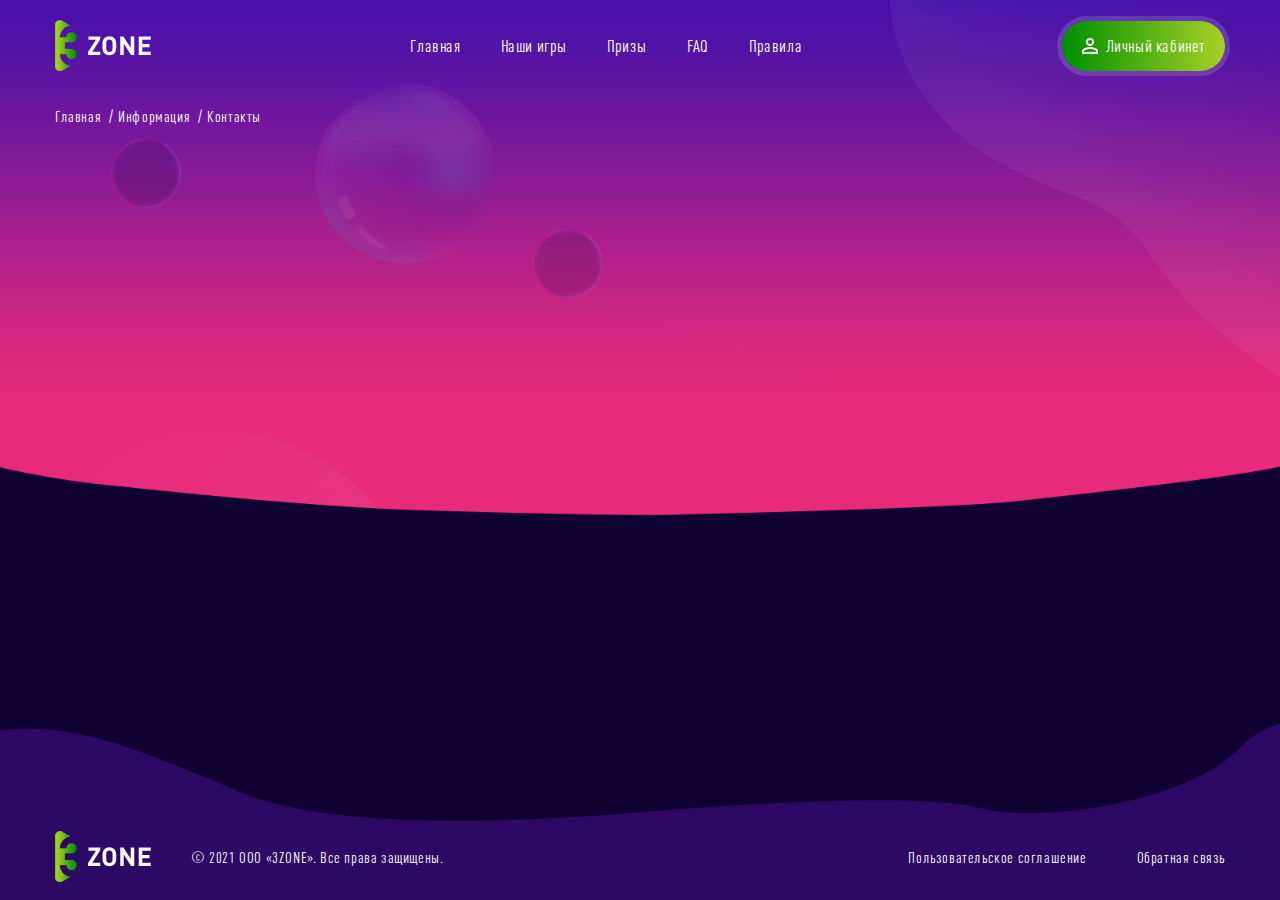
<file: index.html>
<!DOCTYPE html>
<html lang="en">
  <head>
    <meta charset="UTF-8" />
    <meta name="viewport" content="width=device-width, initial-scale=1.0" />
    <title>Document</title>
    <link rel="stylesheet" href="css/style.min.css" />
  </head>

  <body style="background-image: url('images/page-top-bg.png')">
    <div class="wrapper">
      <aside class="menu">
        <a class="logo" href="#">
          <img class="logo-img" src="images/logo.png" alt="logo" />
        </a>
        <nav class="main-nav">
          <ul class="main-nav__list">
            <li class="main-nav__item">
              <a class="main-nav__item-link" href="#"> Главная </a>
            </li>
            <li class="main-nav__item">
              <a class="main-nav__item-link" href="#"> Наши игры </a>
            </li>
            <li class="main-nav__item">
              <a class="main-nav__item-link" href="#"> Призы </a>
            </li>
            <li class="main-nav__item">
              <a class="main-nav__item-link" href="#"> FAQ </a>
            </li>
            <li class="main-nav__item">
              <a class="main-nav__item-link" href="#"> Правила </a>
            </li>
          </ul>
        </nav>
        <a class="header__user-link btn" href="#">
          <img
            class="header__user-link__img"
            src="images/icons/user.png"
            alt="user"
          />
          <span class="header__user-link__text">Личный кабинет</span>
        </a>
      </aside>

      <header class="header">
        <div class="container">
          <div class="header__inner">
            <a class="logo" href="#">
              <img class="logo-img" src="images/logo.png" alt="logo" />
            </a>
            <nav class="main-nav">
              <ul class="main-nav__list">
                <li class="main-nav__item">
                  <a class="main-nav__item-link" href="#"> Главная </a>
                </li>
                <li class="main-nav__item">
                  <a class="main-nav__item-link" href="#"> Наши игры </a>
                </li>
                <li class="main-nav__item">
                  <a class="main-nav__item-link" href="#"> Призы </a>
                </li>
                <li class="main-nav__item">
                  <a class="main-nav__item-link" href="#"> FAQ </a>
                </li>
                <li class="main-nav__item">
                  <a class="main-nav__item-link" href="#"> Правила </a>
                </li>
              </ul>
            </nav>
            <a class="header__user-link btn" href="#">
              <img
                class="header__user-link__img"
                src="images/icons/user.png"
                alt="user"
              />
              <span class="header__user-link__text">Личный кабинет</span>
            </a>
            <button class="header__hamburger-btn">
              <span></span>
            </button>
          </div>
        </div>
      </header>

      <main class="main">
        <div class="breadcrumbs">
          <div class="container">
            <ul class="breadcrumbs__list">
              <li class="breadcrumbs__item">
                <a class="breadcrumbs__link" href="#"> Главная </a>
              </li>
              <li class="breadcrumbs__item">
                <a class="breadcrumbs__link" href="#"> Информация </a>
              </li>
              <li class="breadcrumbs__item">
                <a class="breadcrumbs__link" href="#"> Контакты </a>
              </li>
            </ul>
          </div>
        </div>
      </main>

      <footer
        class="footer"
        style="background-image: url('images/page-bottom-bg.png')"
      >
        <div class="container">
          <div class="footer__inner">
            <div class="footer__left">
              <a class="logo" href="#">
                <img class="logo-img" src="images/logo.png" alt="logo" />
              </a>
              <p class="footer__left-text">
                © 2021 ООО «3ZONE». Все права защищены.
              </p>
            </div>
            <div class="footer__right">
              <p class="footer__right-text">Пользовательское соглашение</p>
              <p class="footer__right-text">Обратная связь</p>
            </div>
          </div>
        </div>
      </footer>
    </div>

    <script src="js/main.min.js"></script>
  </body>
</html>
</file>
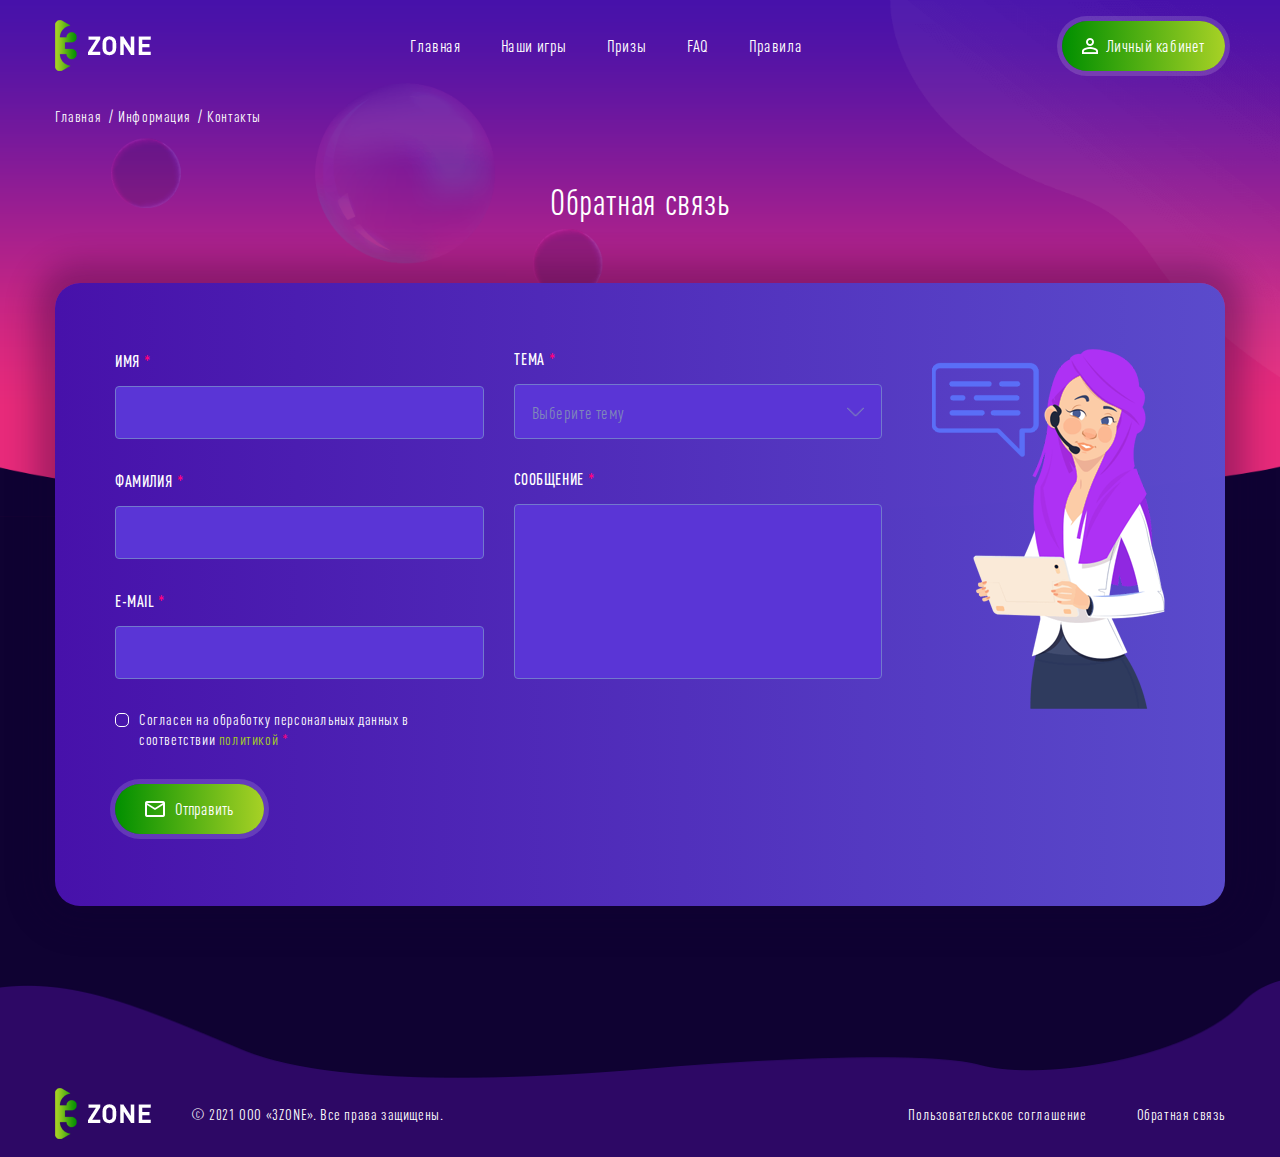
<file: contacts.html>
<!DOCTYPE html>
<html lang="en">
  <head>
    <meta charset="UTF-8" />
    <meta name="viewport" content="width=device-width, initial-scale=1.0" />
    <title>Document</title>
    <link rel="stylesheet" href="css/style.min.css" />
  </head>

  <body style="background-image: url('images/page-top-bg.png')">
    <div class="wrapper">
      <aside class="menu">
        <a class="logo" href="#">
          <img class="logo-img" src="images/logo.png" alt="logo" />
        </a>
        <nav class="main-nav">
          <ul class="main-nav__list">
            <li class="main-nav__item">
              <a class="main-nav__item-link" href="#"> Главная </a>
            </li>
            <li class="main-nav__item">
              <a class="main-nav__item-link" href="#"> Наши игры </a>
            </li>
            <li class="main-nav__item">
              <a class="main-nav__item-link" href="#"> Призы </a>
            </li>
            <li class="main-nav__item">
              <a class="main-nav__item-link" href="#"> FAQ </a>
            </li>
            <li class="main-nav__item">
              <a class="main-nav__item-link" href="#"> Правила </a>
            </li>
          </ul>
        </nav>
        <a class="header__user-link btn" href="#">
          <img
            class="header__user-link__img"
            src="images/icons/user.png"
            alt="user"
          />
          <span class="header__user-link__text">Личный кабинет</span>
        </a>
      </aside>
      <header class="header">
        <div class="container">
          <div class="header__inner">
            <a class="logo" href="#">
              <img class="logo-img" src="images/logo.png" alt="logo" />
            </a>
            <nav class="main-nav">
              <ul class="main-nav__list">
                <li class="main-nav__item">
                  <a class="main-nav__item-link" href="#"> Главная </a>
                </li>
                <li class="main-nav__item">
                  <a class="main-nav__item-link" href="#"> Наши игры </a>
                </li>
                <li class="main-nav__item">
                  <a class="main-nav__item-link" href="#"> Призы </a>
                </li>
                <li class="main-nav__item">
                  <a class="main-nav__item-link" href="#"> FAQ </a>
                </li>
                <li class="main-nav__item">
                  <a class="main-nav__item-link" href="#"> Правила </a>
                </li>
              </ul>
            </nav>
            <a class="header__user-link btn" href="#">
              <img
                class="header__user-link__img"
                src="images/icons/user.png"
                alt="user"
              />
              <span class="header__user-link__text">Личный кабинет</span>
            </a>

            <button class="header__hamburger-btn">
              <span></span>
            </button>
          </div>
        </div>
      </header>

      <main class="main">
        <div class="breadcrumbs">
          <div class="container">
            <ul class="breadcrumbs__list">
              <li class="breadcrumbs__item">
                <a class="breadcrumbs__link" href="#"> Главная </a>
              </li>
              <li class="breadcrumbs__item">
                <a class="breadcrumbs__link" href="#"> Информация </a>
              </li>
              <li class="breadcrumbs__item">
                <a class="breadcrumbs__link" href="#"> Контакты </a>
              </li>
            </ul>
          </div>
        </div>

        <section class="contacts">
          <div class="container">
            <h3 class="contacts__title section-title">Обратная связь</h3>
            <div class="contacts__inner">
              <form class="contacts__form">
                <div class="contacts__form-content">
                  <label class="contacts__form-label">
                    <p class="contacts__form-label__text required-text">имя</p>
                    <input
                      class="contacts__form-input"
                      type="text"
                      name="userSurname"
                      required
                    />
                  </label>

                  <label
                    class="
                      contacts__form-label contacts__form-label__select-box
                    "
                  >
                    <p class="contacts__form-label__text required-text">Тема</p>
                    <select
                      class="contacts__form-select custom-select"
                      name="theme"
                      id="theme"
                      data-placeholder="Выберите тему"
                    >
                      <option value=""></option>
                      <option value="1">Тема 1</option>
                      <option value="2">Тема 2</option>
                      <option value="3">Тема 3</option>
                      <option value="4">Тема 4</option>
                      <option value="5">Тема 5</option>
                    </select>
                  </label>

                  <label class="contacts__form-label">
                    <p class="contacts__form-label__text required-text">
                      фамилия
                    </p>
                    <input
                      class="contacts__form-input"
                      type="text"
                      name="userName"
                      required
                    />
                  </label>

                  <label class="contacts__form-label row-2">
                    <p class="contacts__form-label__text required-text">
                      сообщение
                    </p>
                    <textarea
                      class="contacts__form-textarea"
                      name="userMessage"
                      id="userMessage"
                      rows="4"
                      required
                    ></textarea>
                  </label>

                  <label class="contacts__form-label">
                    <p class="contacts__form-label__text required-text">
                      e-mail
                    </p>
                    <input
                      class="contacts__form-input"
                      type="text"
                      name="userEmail"
                      required
                    />
                  </label>
                </div>

                <label class="contacts__form-checkbox-label">
                  <input
                    class="contacts__form-checkbox"
                    type="checkbox"
                    name="isAgree"
                    required
                  />
                  <p class="contacts__form-checkbox-label__text">
                    Согласен на обработку персональных данных в соответствии
                    <a class="contacts__form-link" href="#">политикой</a>
                    <span class="required-star">*</span>
                  </p>
                </label>

                <button class="contacts__form-btn btn" type="submit">
                  <img
                    class="contacts__form-btn__img"
                    src="images/icons/mail.png"
                    alt="image"
                  />
                  <span class="contacts__form-btn__text"> Отправить </span>
                </button>
              </form>

              <div class="contacts__img-box">
                <img
                  class="contacts__img"
                  src="images/contacts-img.png"
                  alt="image"
                />
              </div>
            </div>
          </div>
        </section>
      </main>

      <footer
        class="footer"
        style="background-image: url('images/page-bottom-bg.png')"
      >
        <div class="container">
          <div class="footer__inner">
            <div class="footer__left">
              <a class="logo" href="#">
                <img class="logo-img" src="images/logo.png" alt="logo" />
              </a>
              <p class="footer__right-text">
                © 2021 ООО «3ZONE». Все права защищены.
              </p>
            </div>
            <div class="footer__right">
              <p class="footer__right-text">Пользовательское соглашение</p>
              <p class="footer__right-text">Обратная связь</p>
            </div>
          </div>
        </div>
      </footer>
    </div>

    <script src="js/main.min.js"></script>
  </body>
</html>
</file>
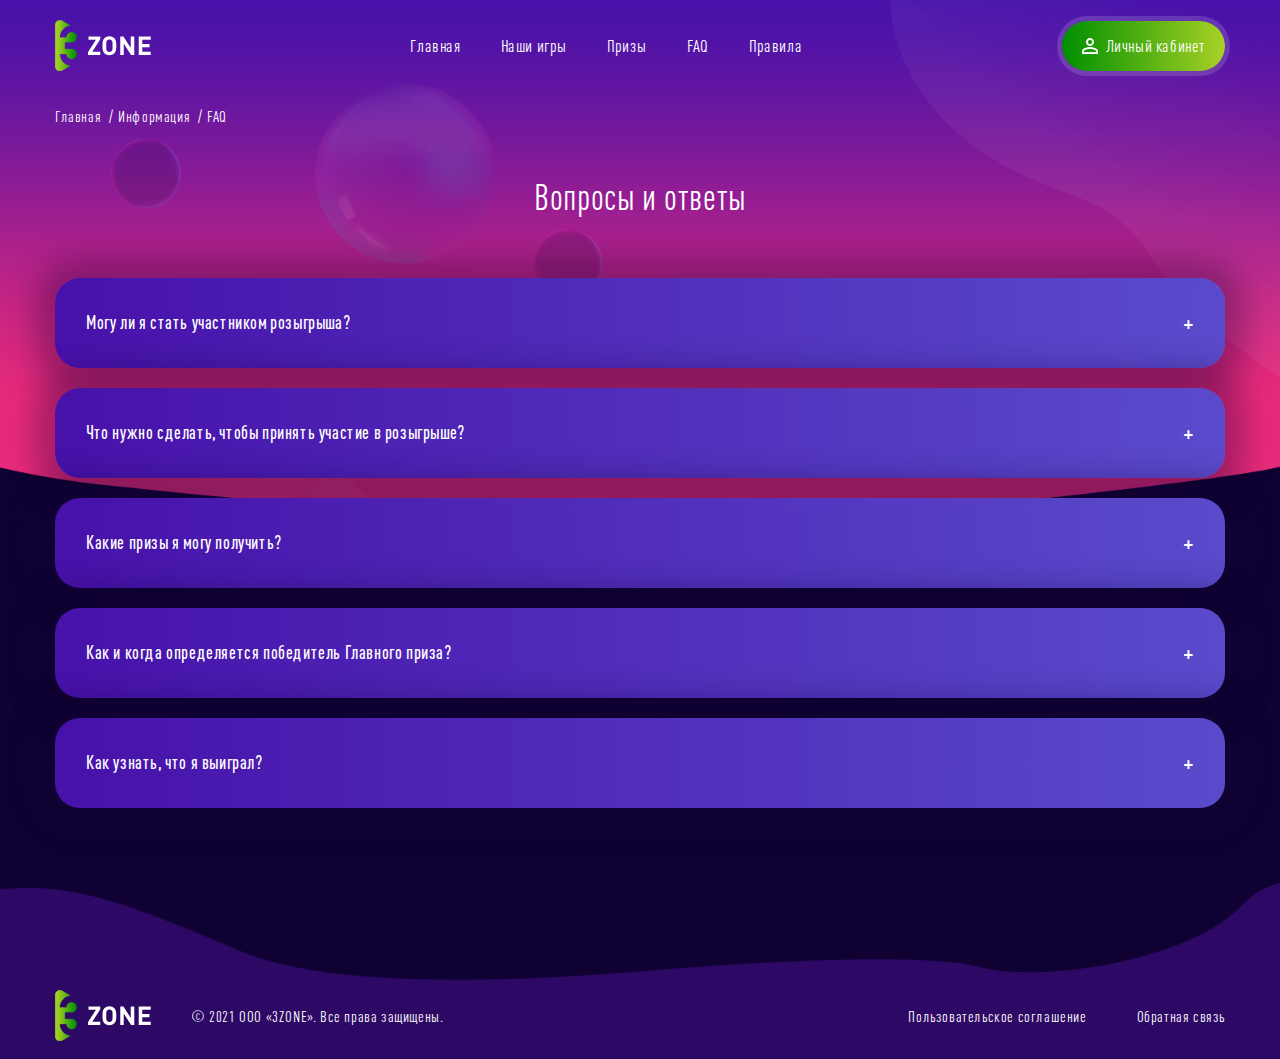
<file: FAQ.html>
<!DOCTYPE html>
<html lang="en">
  <head>
    <meta charset="UTF-8" />
    <meta name="viewport" content="width=device-width, initial-scale=1.0" />
    <title>Document</title>
    <link rel="stylesheet" href="css/style.min.css" />
  </head>

  <body style="background-image: url('images/page-top-bg.png')">
    <div class="wrapper">
      <aside class="menu">
        <a class="logo" href="#">
          <img class="logo-img" src="images/logo.png" alt="logo" />
        </a>
        <nav class="main-nav">
          <ul class="main-nav__list">
            <li class="main-nav__item">
              <a class="main-nav__item-link" href="#"> Главная </a>
            </li>
            <li class="main-nav__item">
              <a class="main-nav__item-link" href="#"> Наши игры </a>
            </li>
            <li class="main-nav__item">
              <a class="main-nav__item-link" href="#"> Призы </a>
            </li>
            <li class="main-nav__item">
              <a class="main-nav__item-link" href="#"> FAQ </a>
            </li>
            <li class="main-nav__item">
              <a class="main-nav__item-link" href="#"> Правила </a>
            </li>
          </ul>
        </nav>
        <a class="header__user-link btn" href="#">
          <img
            class="header__user-link__img"
            src="images/icons/user.png"
            alt="user"
          />
          <span class="header__user-link__text">Личный кабинет</span>
        </a>
      </aside>

      <header class="header">
        <div class="container">
          <div class="header__inner">
            <a class="logo" href="#">
              <img class="logo-img" src="images/logo.png" alt="logo" />
            </a>
            <nav class="main-nav">
              <ul class="main-nav__list">
                <li class="main-nav__item">
                  <a class="main-nav__item-link" href="#"> Главная </a>
                </li>
                <li class="main-nav__item">
                  <a class="main-nav__item-link" href="#"> Наши игры </a>
                </li>
                <li class="main-nav__item">
                  <a class="main-nav__item-link" href="#"> Призы </a>
                </li>
                <li class="main-nav__item">
                  <a class="main-nav__item-link" href="#"> FAQ </a>
                </li>
                <li class="main-nav__item">
                  <a class="main-nav__item-link" href="#"> Правила </a>
                </li>
              </ul>
            </nav>
            <a class="header__user-link btn" href="#">
              <img
                class="header__user-link__img"
                src="images/icons/user.png"
                alt="user"
              />
              <span class="header__user-link__text">Личный кабинет</span>
            </a>
            <button class="header__hamburger-btn">
              <span></span>
            </button>
          </div>
        </div>
      </header>

      <main class="main">
        <div class="breadcrumbs">
          <div class="container">
            <ul class="breadcrumbs__list">
              <li class="breadcrumbs__item">
                <a class="breadcrumbs__link" href="#"> Главная </a>
              </li>
              <li class="breadcrumbs__item">
                <a class="breadcrumbs__link" href="#"> Информация </a>
              </li>
              <li class="breadcrumbs__item">
                <a class="breadcrumbs__link" href="#"> FAQ </a>
              </li>
            </ul>
          </div>
        </div>

        <section class="faq">
          <div class="container">
            <h3 class="faq__title section-title">Вопросы и ответы</h3>
            <ul class="faq__list">
              <li class="faq__item">
                <a class="faq__item-title" href="#">
                  Могу ли я стать участником розыгрыша?
                </a>
                <div class="faq__item-body">
                  <p class="faq__item-body__text">
                    Да, если вы гражданин Российской федерации и старше 18 лет.
                    Иностранные граждане не могут являться участниками
                    розыгрыша.
                  </p>
                  <a class="faq__item-body__link" href="#">
                    Купить сертификат
                  </a>
                </div>
              </li>
              <li class="faq__item">
                <a class="faq__item-title" href="#">
                  Что нужно сделать, чтобы принять участие в розыгрыше?
                </a>
                <div class="faq__item-body">
                  <p class="faq__item-body__text">
                    Да, если вы гражданин Российской федерации и старше 18 лет.
                    Иностранные граждане не могут являться участниками
                    розыгрыша.
                  </p>
                  <a class="faq__item-body__link" href="#">
                    Купить сертификат
                  </a>
                </div>
              </li>
              <li class="faq__item">
                <a class="faq__item-title" href="#">
                  Какие призы я могу получить?
                </a>
                <div class="faq__item-body">
                  <p class="faq__item-body__text">
                    Да, если вы гражданин Российской федерации и старше 18 лет.
                    Иностранные граждане не могут являться участниками
                    розыгрыша.
                  </p>
                  <a class="faq__item-body__link" href="#">
                    Купить сертификат
                  </a>
                </div>
              </li>
              <li class="faq__item">
                <a class="faq__item-title" href="#">
                  Как и когда определяется победитель Главного приза?
                </a>
                <div class="faq__item-body">
                  <p class="faq__item-body__text">
                    Да, если вы гражданин Российской федерации и старше 18 лет.
                    Иностранные граждане не могут являться участниками
                    розыгрыша.
                  </p>
                  <a class="faq__item-body__link" href="#">
                    Купить сертификат
                  </a>
                </div>
              </li>
              <li class="faq__item">
                <a class="faq__item-title" href="#">
                  Как узнать, что я выиграл?
                </a>
                <div class="faq__item-body">
                  <p class="faq__item-body__text">
                    Да, если вы гражданин Российской федерации и старше 18 лет.
                    Иностранные граждане не могут являться участниками
                    розыгрыша.
                  </p>
                  <a class="faq__item-body__link" href="#">
                    Купить сертификат
                  </a>
                </div>
              </li>
            </ul>
          </div>
        </section>
      </main>

      <footer
        class="footer"
        style="background-image: url('images/page-bottom-bg.png')"
      >
        <div class="container">
          <div class="footer__inner">
            <div class="footer__left">
              <a class="logo" href="#">
                <img class="logo-img" src="images/logo.png" alt="logo" />
              </a>
              <p class="footer__left-text">
                © 2021 ООО «3ZONE». Все права защищены.
              </p>
            </div>
            <div class="footer__right">
              <p class="footer__right-text">Пользовательское соглашение</p>
              <p class="footer__right-text">Обратная связь</p>
            </div>
          </div>
        </div>
      </footer>
    </div>

    <script src="js/main.min.js"></script>
  </body>
</html>
</file>
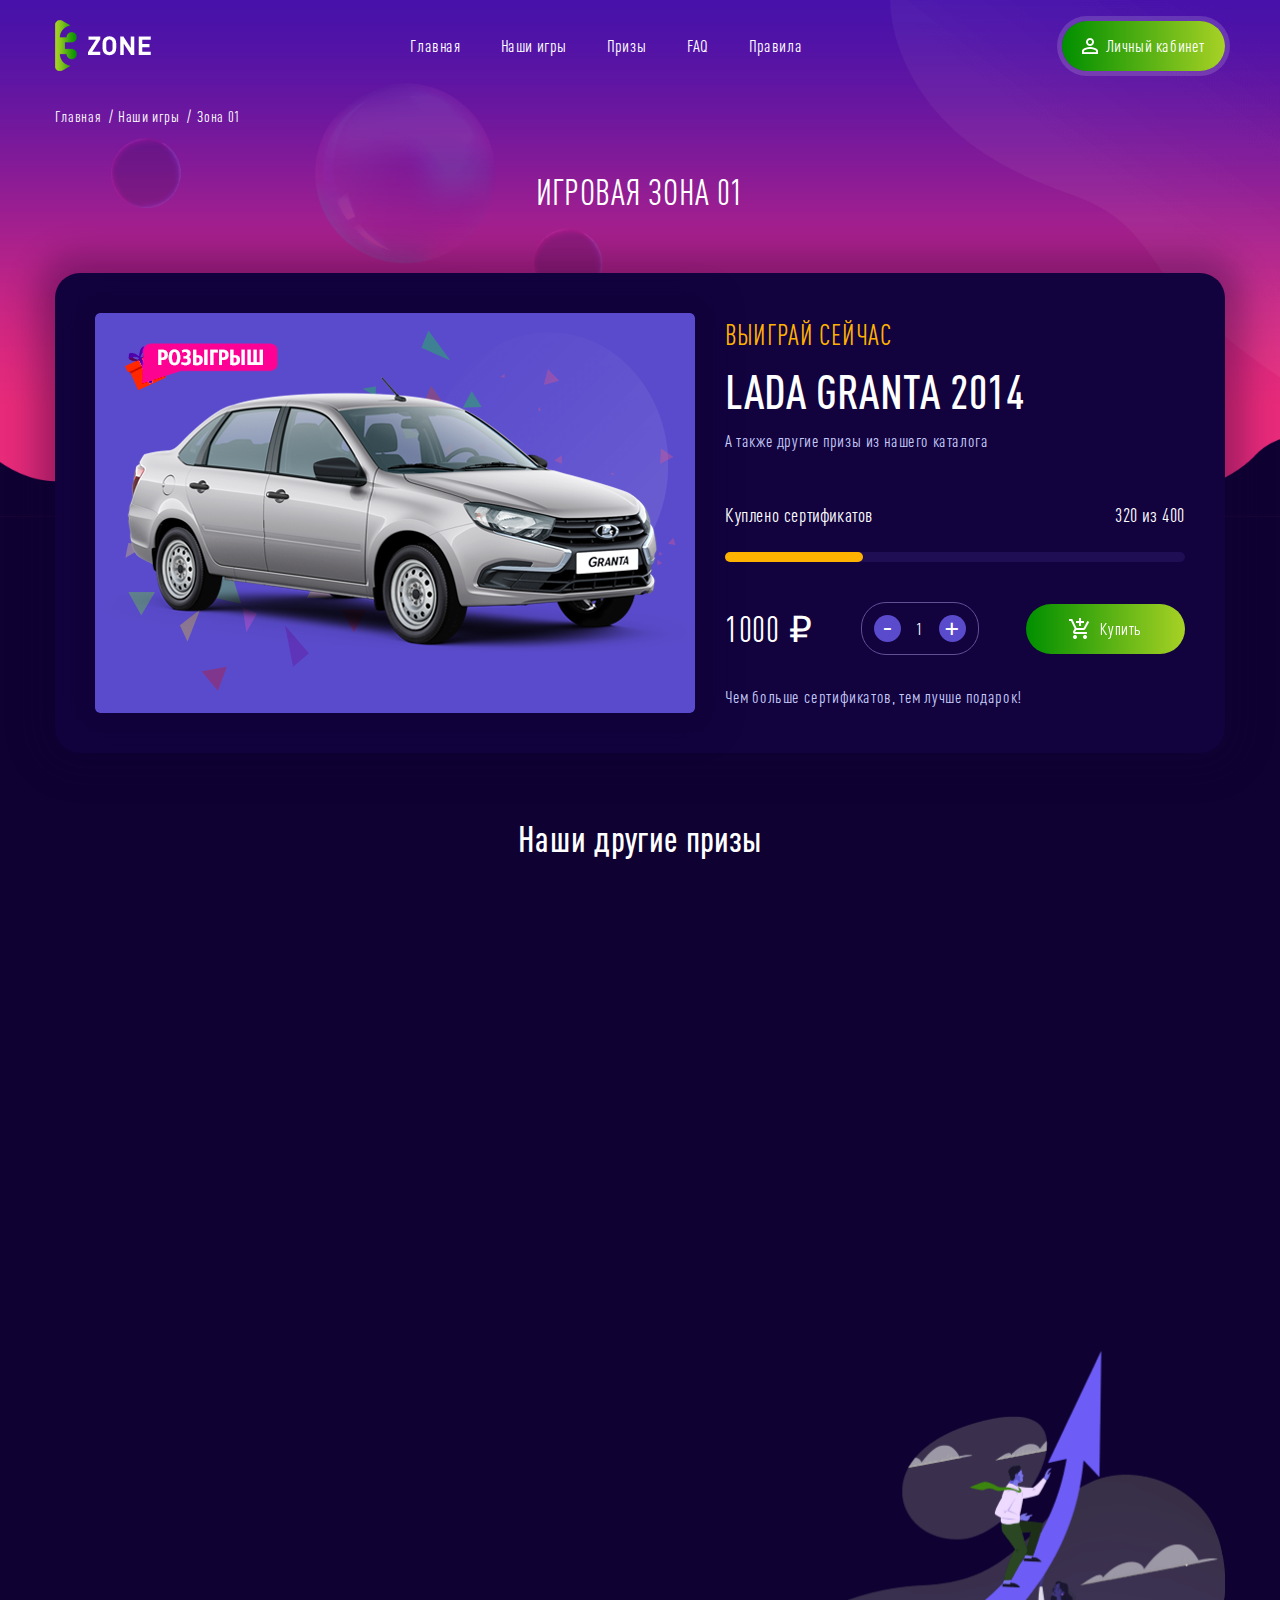
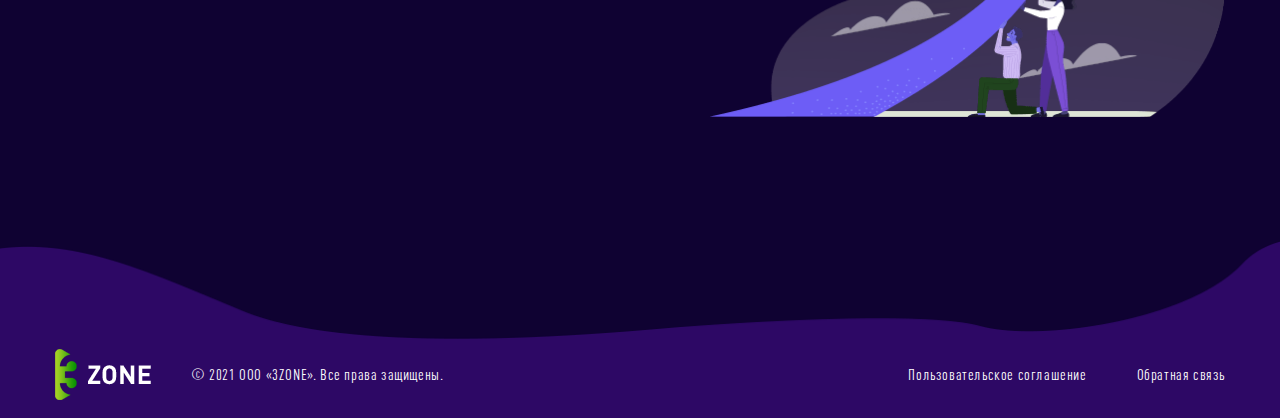
<file: game.html>
<!DOCTYPE html>
<html lang="en">
  <head>
    <meta charset="UTF-8" />
    <meta name="viewport" content="width=device-width, initial-scale=1.0" />
    <title>Document</title>
    <link rel="stylesheet" href="css/style.min.css" />
  </head>

  <body style="background-image: url('images/game-top-img.png')">
    <div class="wrapper">
      <aside class="menu">
        <a class="logo" href="#">
          <img class="logo-img" src="images/logo.png" alt="logo" />
        </a>
        <nav class="main-nav">
          <ul class="main-nav__list">
            <li class="main-nav__item">
              <a class="main-nav__item-link" href="#"> Главная </a>
            </li>
            <li class="main-nav__item">
              <a class="main-nav__item-link" href="#"> Наши игры </a>
            </li>
            <li class="main-nav__item">
              <a class="main-nav__item-link" href="#"> Призы </a>
            </li>
            <li class="main-nav__item">
              <a class="main-nav__item-link" href="#"> FAQ </a>
            </li>
            <li class="main-nav__item">
              <a class="main-nav__item-link" href="#"> Правила </a>
            </li>
          </ul>
        </nav>
        <a class="header__user-link btn" href="#">
          <img
            class="header__user-link__img"
            src="images/icons/user.png"
            alt="user"
          />
          <span class="header__user-link__text">Личный кабинет</span>
        </a>
      </aside>

      <header class="header">
        <div class="container">
          <div class="header__inner">
            <a class="logo" href="#">
              <img class="logo-img" src="images/logo.png" alt="logo" />
            </a>
            <nav class="main-nav">
              <ul class="main-nav__list">
                <li class="main-nav__item">
                  <a class="main-nav__item-link" href="#"> Главная </a>
                </li>
                <li class="main-nav__item">
                  <a class="main-nav__item-link" href="#"> Наши игры </a>
                </li>
                <li class="main-nav__item">
                  <a class="main-nav__item-link" href="#"> Призы </a>
                </li>
                <li class="main-nav__item">
                  <a class="main-nav__item-link" href="#"> FAQ </a>
                </li>
                <li class="main-nav__item">
                  <a class="main-nav__item-link" href="#"> Правила </a>
                </li>
              </ul>
            </nav>
            <a class="header__user-link btn" href="#">
              <img
                class="header__user-link__img"
                src="images/icons/user.png"
                alt="user"
              />
              <span class="header__user-link__text">Личный кабинет</span>
            </a>
            <button class="header__hamburger-btn">
              <span></span>
            </button>
          </div>
        </div>
      </header>

      <main class="main">
        <div class="breadcrumbs">
          <div class="container">
            <ul class="breadcrumbs__list">
              <li class="breadcrumbs__item">
                <a class="breadcrumbs__link" href="#"> Главная </a>
              </li>
              <li class="breadcrumbs__item">
                <a class="breadcrumbs__link" href="#"> Наши игры </a>
              </li>
              <li class="breadcrumbs__item">
                <a class="breadcrumbs__link" href="#"> Зона 01 </a>
              </li>
            </ul>
          </div>
        </div>

        <section class="zone">
          <div class="container">
            <h3 class="zone__title section-title">ИГРОВАЯ ЗОНА 01</h3>
            <div class="zone__inner">
              <div class="zone__img-box">
                <img class="zone__img" src="images/zone-img.png" alt="image" />
              </div>
              <div class="zone__content">
                <p class="zone__main-text">ВЫИГРАЙ СЕЙЧАС</p>
                <h3 class="zone__content-title large-title">
                  LADA GRANTA 2014
                </h3>
                <p class="zone__add-text">
                  А также другие призы из нашего каталога
                </p>
                <div class="zone__certificates">
                  <div class="zone__certificates-top">
                    <p class="zone__certificates-top__text">
                      Куплено сертификатов
                    </p>
                    <p class="zone__certificates-top__value">
                      <span class="zone__certificates-top__value-now">
                        320
                      </span>
                      из
                      <span class="zone__certificates-top__value-all">
                        400
                      </span>
                    </p>
                  </div>
                  <div class="zone__certificates-line-box">
                    <span
                      class="zone__certificates-line"
                      style="width: 30%"
                    ></span>
                  </div>
                  <div class="zone__certificates-calculator" data-price="1000">
                    <div class="zone__certificates-calculator__price-box">
                      <span class="zone__certificates-calculator__price">
                        1000
                      </span>
                      <span
                        class="zone__certificates-calculator__price-currency"
                      >
                        ₽
                      </span>
                    </div>

                    <div class="zone__certificates-calculator__box">
                      <button
                        class="
                          zone__certificates-calculator__minus
                          zone__certificates-calculator__btn
                        "
                      ></button>
                      <p class="zone__certificates-calculator__amount">1</p>
                      <button
                        class="
                          zone__certificates-calculator__plus
                          zone__certificates-calculator__btn
                        "
                      ></button>
                    </div>
                    <a class="zone__certificates-calculator__link btn" href="#" data-aos="fade-in" data-aos-offset="0">
                      <img
                        class="zone__certificates-calculator__link-img"
                        src="images/icons/basket.png"
                        alt="buy"
                      />
                      <span class="zone__certificates-calculator__link-text">
                        Купить
                      </span>
                    </a>
                  </div>
                  <p class="zone__certificates-text">
                    Чем больше сертификатов, тем лучше подарок!
                  </p>
                </div>
              </div>
            </div>
          </div>
        </section>

        <section class="game-prizes">
          <div class="container">
            <h3 class="game-prizes__title section-title">
              Наши другие призы
            </h3>
            <ul class="game-prizes__list">
              <li class="game-prizes__item" data-aos="fade-up" data-aos-offset="200">
                <img
                  src="images/game-prizes/1.png"
                  alt="prize"
                  class="game-prizes__item-img"
                />
                <p class="game-prizes__item-text">
                  Телевизор LED Harper, <br> черный, 42" (106 см)
                </p>
                <p class="game-prizes__item-cost">18 000 ₽</p>
              </li>
              <li class="game-prizes__item" data-aos="fade-up" data-aos-offset="200">
                <img
                  src="images/game-prizes/2.png"
                  alt="prize"
                  class="game-prizes__item-img"
                />
                <p class="game-prizes__item-text">
                  Компактная камера <br> Canon Digital IXUS 185
                </p>
                <p class="game-prizes__item-cost">8 350 ₽</p>
              </li>
              <li class="game-prizes__item" data-aos="fade-up" data-aos-offset="200">
                <img
                  src="images/game-prizes/3.png"
                  alt="prize"
                  class="game-prizes__item-img"
                />
                <p class="game-prizes__item-text">
                  Медиаплеер Xiaomi <br> Mi Box S, черный
                </p>
                <p class="game-prizes__item-cost">6 900 ₽</p>
              </li>
              <li class="game-prizes__item" data-aos="fade-up" data-aos-offset="200">
                <img
                  src="images/game-prizes/4.png"
                  alt="prize"
                  class="game-prizes__item-img"
                />
                <p class="game-prizes__item-text">
                  Фитнес-браслет Xiaomi <br> Mi Smart Band 4 NFC
                </p>
                <p class="game-prizes__item-cost">2 450 ₽</p>
              </li>
            </ul>
          </div>
        </section>

        <section class="agreement">
          <div class="container">
            <div class="agreement__inner">
              <div class="agreement__text-box">
                <p data-aos="flip-up" data-aos-offset="100">
                  Настоящее соглашение – официальный договор на пользование
                  услугами сервиса 3ZONE. Настоятельная рекомендация
                  ознакомиться с правилами до непосредственного участия в
                  проекте.
                </p>
                <p data-aos="flip-up" data-aos-offset="100">
                  Услугами сервиса могут пользоваться исключительно лица,
                  достигшие совершеннолетия (18 лет).
                </p>
                <p data-aos="flip-up" data-aos-offset="100">
                  Проект 3ZONE действует по принципу добровольных пожертвований,
                  которые могут совершать все пользователи, согласившиеся с
                  условиями текущего договора. Проект является собственностью
                  организаторов, а также находится в сети Интернет только по
                  указанному адресу – 3zone.ru
                </p>
                <p data-aos="flip-up" data-aos-offset="100">
                  Участие пользователей в проекте является исключительно
                  добровольным.
                </p>
                <p data-aos="flip-up" data-aos-offset="100">
                  В данный момент проект включает в себя три сервиса - Игровая
                  зона 01, 02 и 03.
                </p>
              </div>
              <div class="agreement__img-box">
                <img class="agreement__img" src="images/agreement-img.png" alt="agreement">
              </div>
              
            </div>
          </div>
        </section>
      </main>

      <footer
        class="footer"
        style="background-image: url('images/page-bottom-bg.png')"
      >
        <div class="container">
          <div class="footer__inner">
            <div class="footer__left">
              <a class="logo" href="#">
                <img class="logo-img" src="images/logo.png" alt="logo" />
              </a>
              <p class="footer__left-text">
                © 2021 ООО «3ZONE». Все права защищены.
              </p>
            </div>
            <div class="footer__right">
              <p class="footer__right-text">Пользовательское соглашение</p>
              <p class="footer__right-text">Обратная связь</p>
            </div>
          </div>
        </div>
      </footer>
    </div>

    <script src="js/main.min.js"></script>
  </body>
</html>
</file>
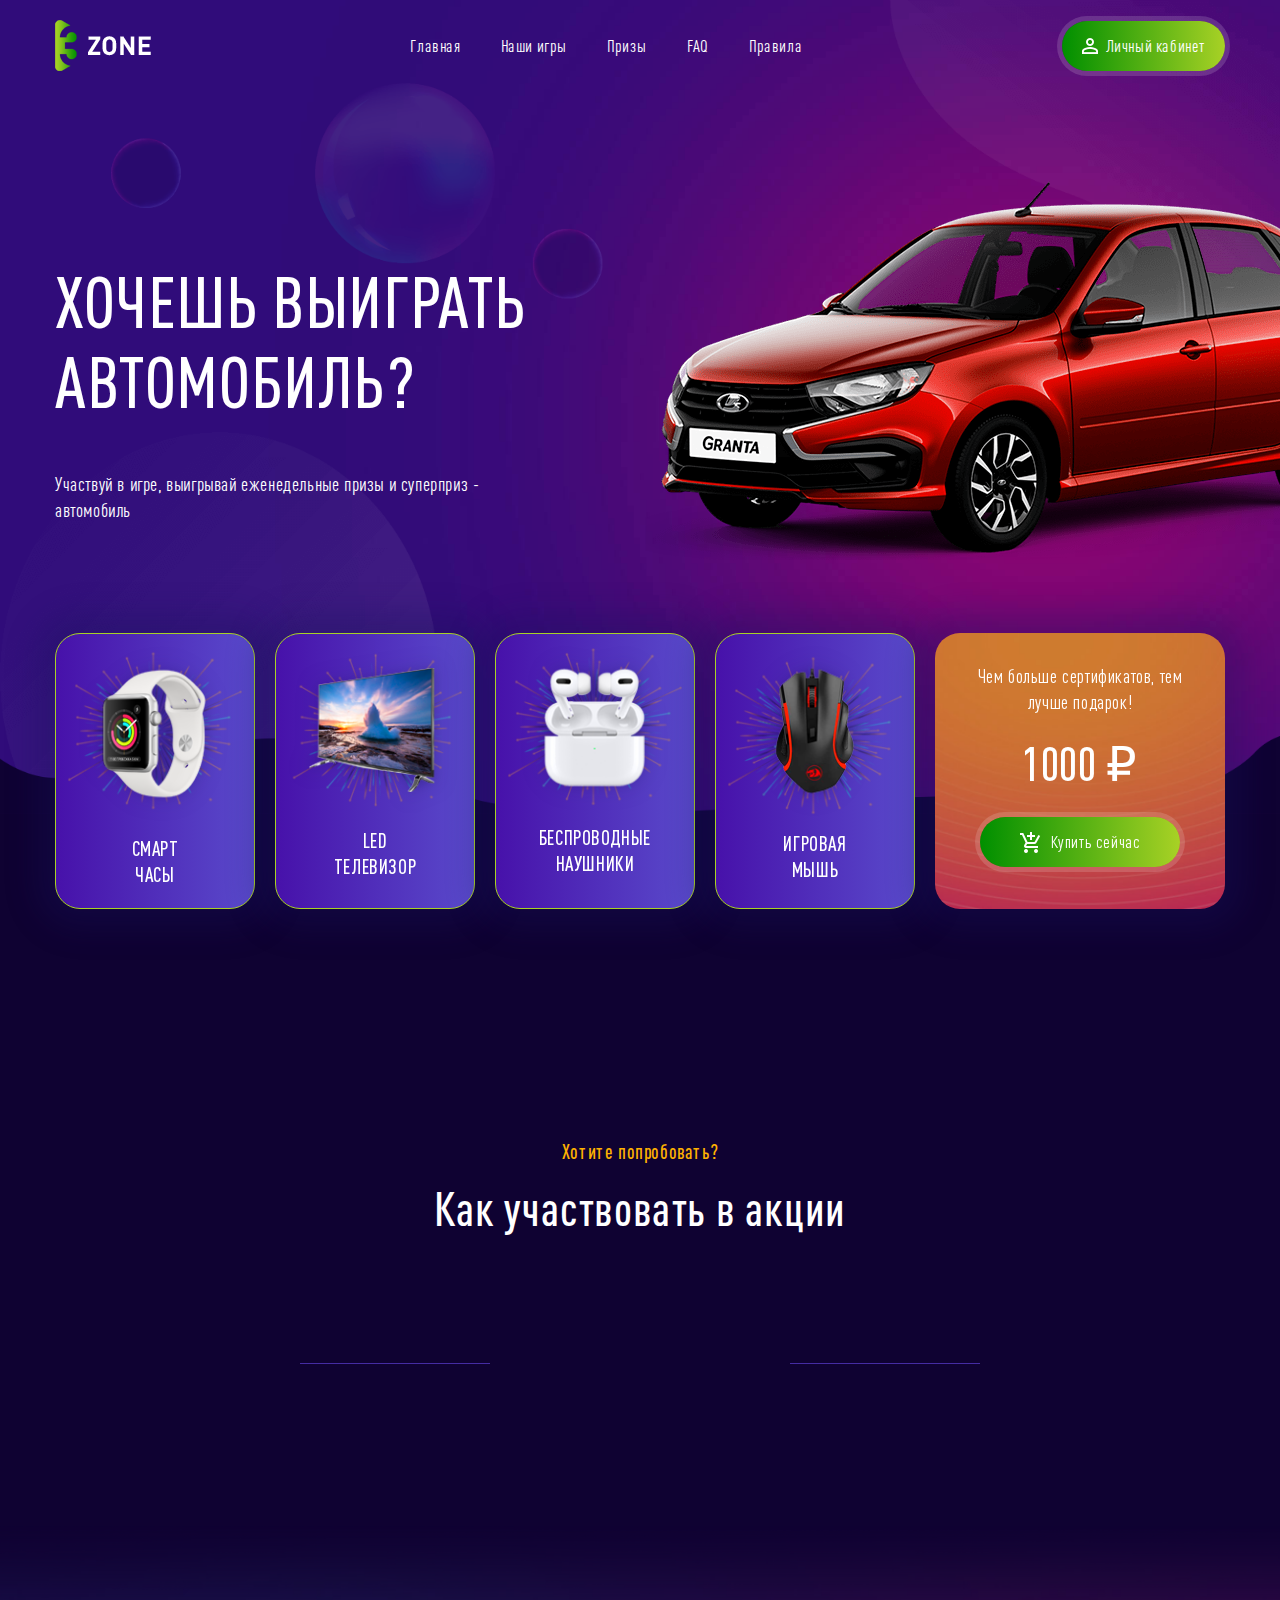
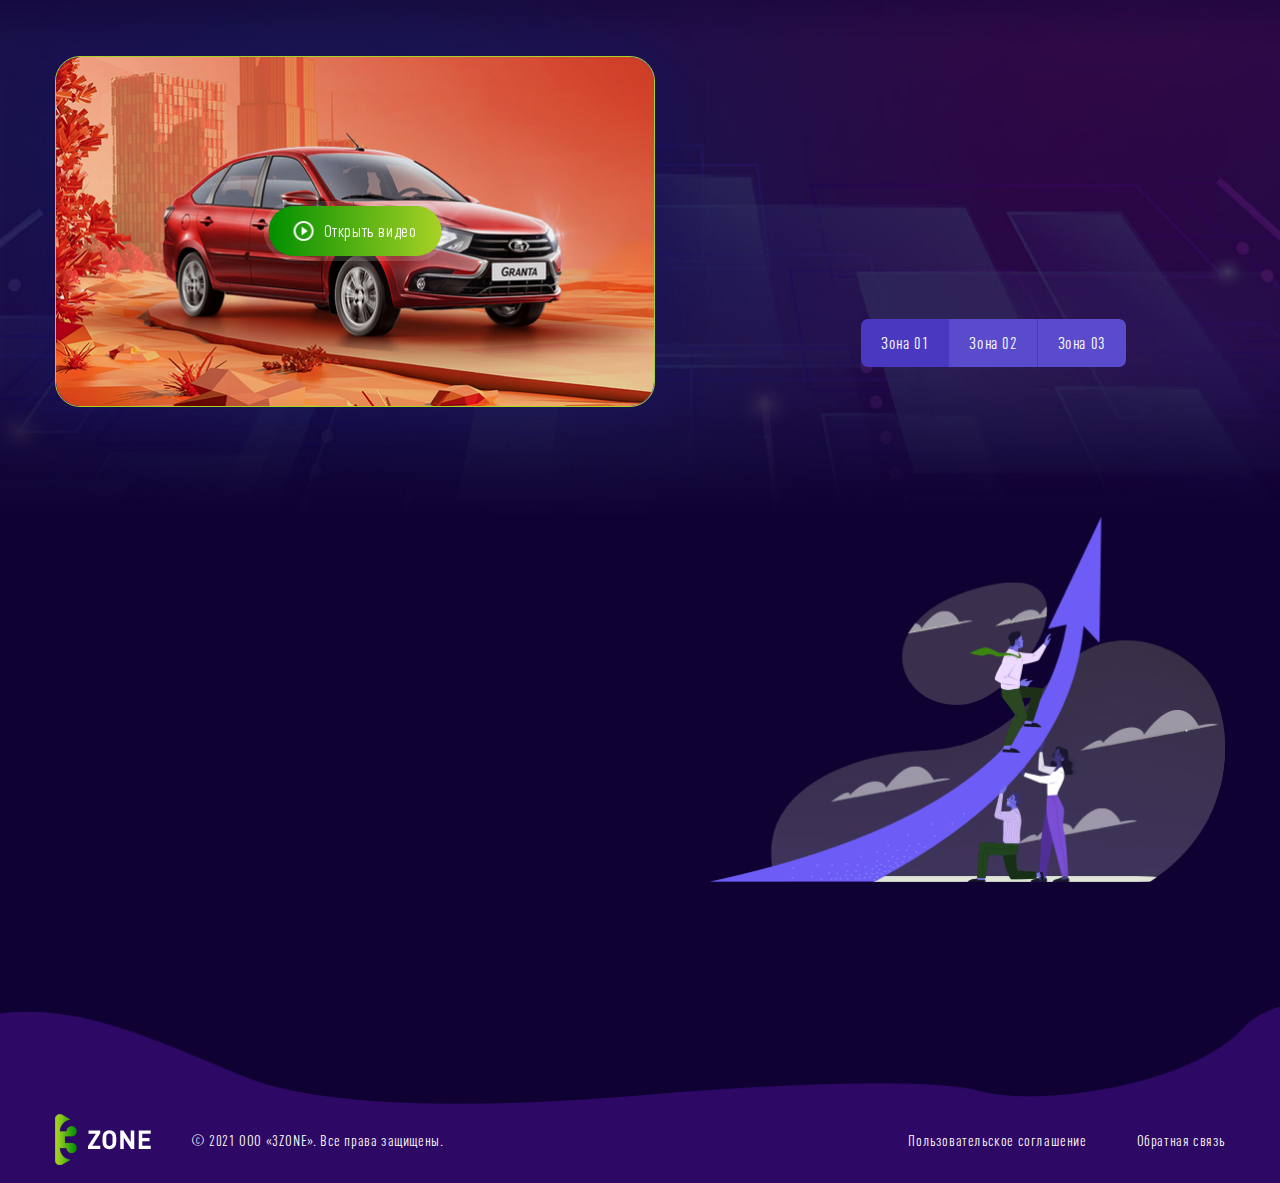
<file: home.html>
<!DOCTYPE html>
<html lang="en">
  <head>
    <meta charset="UTF-8" />
    <meta name="viewport" content="width=device-width, initial-scale=1.0" />
    <title>Document</title>
    <link rel="stylesheet" href="css/style.min.css" />
  </head>

  <body style="background-image: url('images/home-top-bg.png')">
    <div class="wrapper">
      <aside class="menu">
        <a class="logo" href="#">
          <img class="logo-img" src="images/logo.png" alt="logo" />
        </a>
        <nav class="main-nav">
          <ul class="main-nav__list">
            <li class="main-nav__item">
              <a class="main-nav__item-link" href="#"> Главная </a>
            </li>
            <li class="main-nav__item">
              <a class="main-nav__item-link" href="#"> Наши игры </a>
            </li>
            <li class="main-nav__item">
              <a class="main-nav__item-link" href="#"> Призы </a>
            </li>
            <li class="main-nav__item">
              <a class="main-nav__item-link" href="#"> FAQ </a>
            </li>
            <li class="main-nav__item">
              <a class="main-nav__item-link" href="#"> Правила </a>
            </li>
          </ul>
        </nav>
        <a class="header__user-link btn" href="#">
          <img
            class="header__user-link__img"
            src="images/icons/user.png"
            alt="user"
          />
          <span class="header__user-link__text">Личный кабинет</span>
        </a>
      </aside>

      <header class="header">
        <div class="container">
          <div class="header__inner">
            <a class="logo" href="#">
              <img class="logo-img" src="images/logo.png" alt="logo" />
            </a>
            <nav class="main-nav">
              <ul class="main-nav__list">
                <li class="main-nav__item">
                  <a class="main-nav__item-link" href="#"> Главная </a>
                </li>
                <li class="main-nav__item">
                  <a class="main-nav__item-link" href="#"> Наши игры </a>
                </li>
                <li class="main-nav__item">
                  <a class="main-nav__item-link" href="#"> Призы </a>
                </li>
                <li class="main-nav__item">
                  <a class="main-nav__item-link" href="#"> FAQ </a>
                </li>
                <li class="main-nav__item">
                  <a class="main-nav__item-link" href="#"> Правила </a>
                </li>
              </ul>
            </nav>
            <a class="header__user-link btn" href="#">
              <img
                class="header__user-link__img"
                src="images/icons/user.png"
                alt="user"
              />
              <span class="header__user-link__text">Личный кабинет</span>
            </a>
            <button class="header__hamburger-btn">
              <span></span>
            </button>
          </div>
        </div>
      </header>

      <main class="main">
        <section class="home-top">
          <div class="container">
            <div class="home-top__inner">
              <div class="home-top__content">
                <img class="home-top__img" src="images/car.png" alt="car" />
                <h3 class="home-top__title">ХОЧЕШЬ ВЫИГРАТЬ АВТОМОБИЛЬ?</h3>
                <p class="home-top__text">
                  Участвуй в игре, выигрывай еженедельные призы и суперприз -
                  автомобиль
                </p>
              </div>
              <div class="home-top__prizes">
                <ul class="home-top__prizes-list">
                  <li class="home-top__prizes-item"  data-aos="fade-up" data-aos-offset="200">
                    <img
                      class="home-top__prizes-item__img"
                      src="images/prizes/1.png"
                      alt="prize"
                    />
                    <p class="home-top__prizes-item__text">
                      СМАРТ <br />
                      ЧАСЫ
                    </p>
                  </li>
                  <li class="home-top__prizes-item"  data-aos="fade-up" data-aos-offset="200">
                    <img
                      class="home-top__prizes-item__img"
                      src="images/prizes/2.png"
                      alt="prize"
                    />
                    <p class="home-top__prizes-item__text">
                      LED <br />
                      ТЕЛЕВИЗОР
                    </p>
                  </li>
                  <li class="home-top__prizes-item"  data-aos="fade-up" data-aos-offset="200">
                    <img
                      class="home-top__prizes-item__img"
                      src="images/prizes/3.png"
                      alt="prize"
                    />
                    <p class="home-top__prizes-item__text">
                      БЕСПРОВОДНЫЕ НАУШНИКИ
                    </p>
                  </li>
                  <li class="home-top__prizes-item"  data-aos="fade-up" data-aos-offset="200">
                    <img
                      class="home-top__prizes-item__img"
                      src="images/prizes/4.png"
                      alt="prize"
                    />
                    <p class="home-top__prizes-item__text">
                      ИГРОВАЯ <br />
                      МЫШЬ
                    </p>
                  </li>
                </ul>
                <div
                  class="home-top__buy-now"
                  style="background-image: url('images/buy-now-bg.png')"  data-aos="fade-up" data-aos-offset="200"
                >
                  <p class="home-top__buy-now__text">
                    Чем больше сертификатов, тем лучше подарок!
                  </p>
                  <p class="home-top__buy-now__cost">
                    <span class="home-top__buy-now__cost-num"> 1000 </span>
                    ₽
                  </p>
                  <a class="home-top__buy-now__btn btn" href="#">
                    <img
                      class="home-top__buy-now__btn-img"
                      src="images/icons/basket.png"
                      alt="buy"
                    />
                    <span class="home-top__buy-now__btn-text">
                      Купить сейчас
                    </span>
                  </a>
                </div>
              </div>
            </div>
          </div>
        </section>

        <section class="participation">
          <div class="container">
            <p class="participation__text">Хотите попробовать?</p>
            <h3 class="participation__title large-title">
              Как участвовать в акции
            </h3>
            <ul class="participation__list">
              <li class="participation__item"  data-aos="fade-up" data-aos-offset="100">
                <p class="participation__item-num">01</p>
                <p class="participation__item-text">ЗАРЕГИСТРИРУЙСЯ НА САЙТЕ</p>
              </li>
              <li class="participation__item-line"></li>
              <li class="participation__item"  data-aos="fade-up" data-aos-offset="150">
                <p class="participation__item-num">02</p>
                <p class="participation__item-text">ПОКУПАЙ СЕРТИФИКАТЫ</p>
              </li>
              <li class="participation__item-line"></li>
              <li class="participation__item"  data-aos="fade-up" data-aos-offset="200">
                <p class="participation__item-num">03</p>
                <p class="participation__item-text">
                  УЧАСТВУЙ В РОЗЫГРЫШЕ ПРИЗОВ
                </p>
              </li>
            </ul>
          </div>
        </section>

        <section
          class="winners"
          style="background-image: url('images/winners-bg.png')"
        >
          <div class="container">
            <div class="winners__inner">
              <div class="winners__video-box">
                <img
                  class="winners__img"
                  src="images/winners-img.png"
                  alt="image"
                />
                <a
                  class="winners__link btn"
                  href="https://youtu.be/dSIbHVWY6uE"
                  data-fancybox
                >
                  <img
                    class="winners__link-img"
                    src="images/icons/play.png"
                    alt="play"
                  />
                  <p class="winners__link-text">Открыть видео</p>
                </a>
              </div>
              <div class="winners__content">
                <h3 class="winners__content-title large-title"  data-aos="flip-up" data-aos-offset="100">
                  ИЩИ СЕБЯ <br />
                  СРЕДИ ПОБЕДИТЕЛЕЙ!
                </h3>
                <p class="winners__content-text"  data-aos="flip-up" data-aos-offset="100">Выбери зону розыгрыша:</p>
                <ul class="winners__content-list">
                  <li class="winners__content-item">
                    <a
                      class="
                        winners__content-item__link
                        winners__content-item__link--active
                      "
                      href="#"
                      >Зона 01</a
                    >
                  </li>
                  <li class="winners__content-item">
                    <a class="winners__content-item__link" href="#">Зона 02 </a>
                  </li>
                  <li class="winners__content-item">
                    <a class="winners__content-item__link" href="#">
                      Зона 03
                    </a>
                  </li>
                </ul>
              </div>
            </div>
          </div>
        </section>

        <section class="agreement">
          <div class="container">
            <div class="agreement__inner">
              <div class="agreement__text-box">
                <p data-aos="flip-up" data-aos-offset="100">
                  Настоящее соглашение – официальный договор на пользование
                  услугами сервиса 3ZONE. Настоятельная рекомендация
                  ознакомиться с правилами до непосредственного участия в
                  проекте.
                </p>
                <p data-aos="flip-up" data-aos-offset="100">
                  Услугами сервиса могут пользоваться исключительно лица,
                  достигшие совершеннолетия (18 лет).
                </p>
                <p data-aos="flip-up" data-aos-offset="100">
                  Проект 3ZONE действует по принципу добровольных пожертвований,
                  которые могут совершать все пользователи, согласившиеся с
                  условиями текущего договора. Проект является собственностью
                  организаторов, а также находится в сети Интернет только по
                  указанному адресу – 3zone.ru
                </p>
                <p data-aos="flip-up" data-aos-offset="100">
                  Участие пользователей в проекте является исключительно
                  добровольным.
                </p>
                <p data-aos="flip-up" data-aos-offset="100">
                  В данный момент проект включает в себя три сервиса - Игровая
                  зона 01, 02 и 03.
                </p>
              </div>
              <div class="agreement__img-box">
                <img class="agreement__img" src="images/agreement-img.png" alt="agreement">
              </div>
              
            </div>
          </div>
        </section>
      </main>

      <footer
        class="footer"
        style="background-image: url('images/page-bottom-bg.png')"
      >
        <div class="container">
          <div class="footer__inner">
            <div class="footer__left">
              <a class="logo" href="#">
                <img class="logo-img" src="images/logo.png" alt="logo" />
              </a>
              <p class="footer__left-text">
                © 2021 ООО «3ZONE». Все права защищены.
              </p>
            </div>
            <div class="footer__right">
              <p class="footer__right-text">Пользовательское соглашение</p>
              <p class="footer__right-text">Обратная связь</p>
            </div>
          </div>
        </div>
      </footer>
    </div>

    <script src="js/main.min.js"></script>
  </body>
</html>
</file>
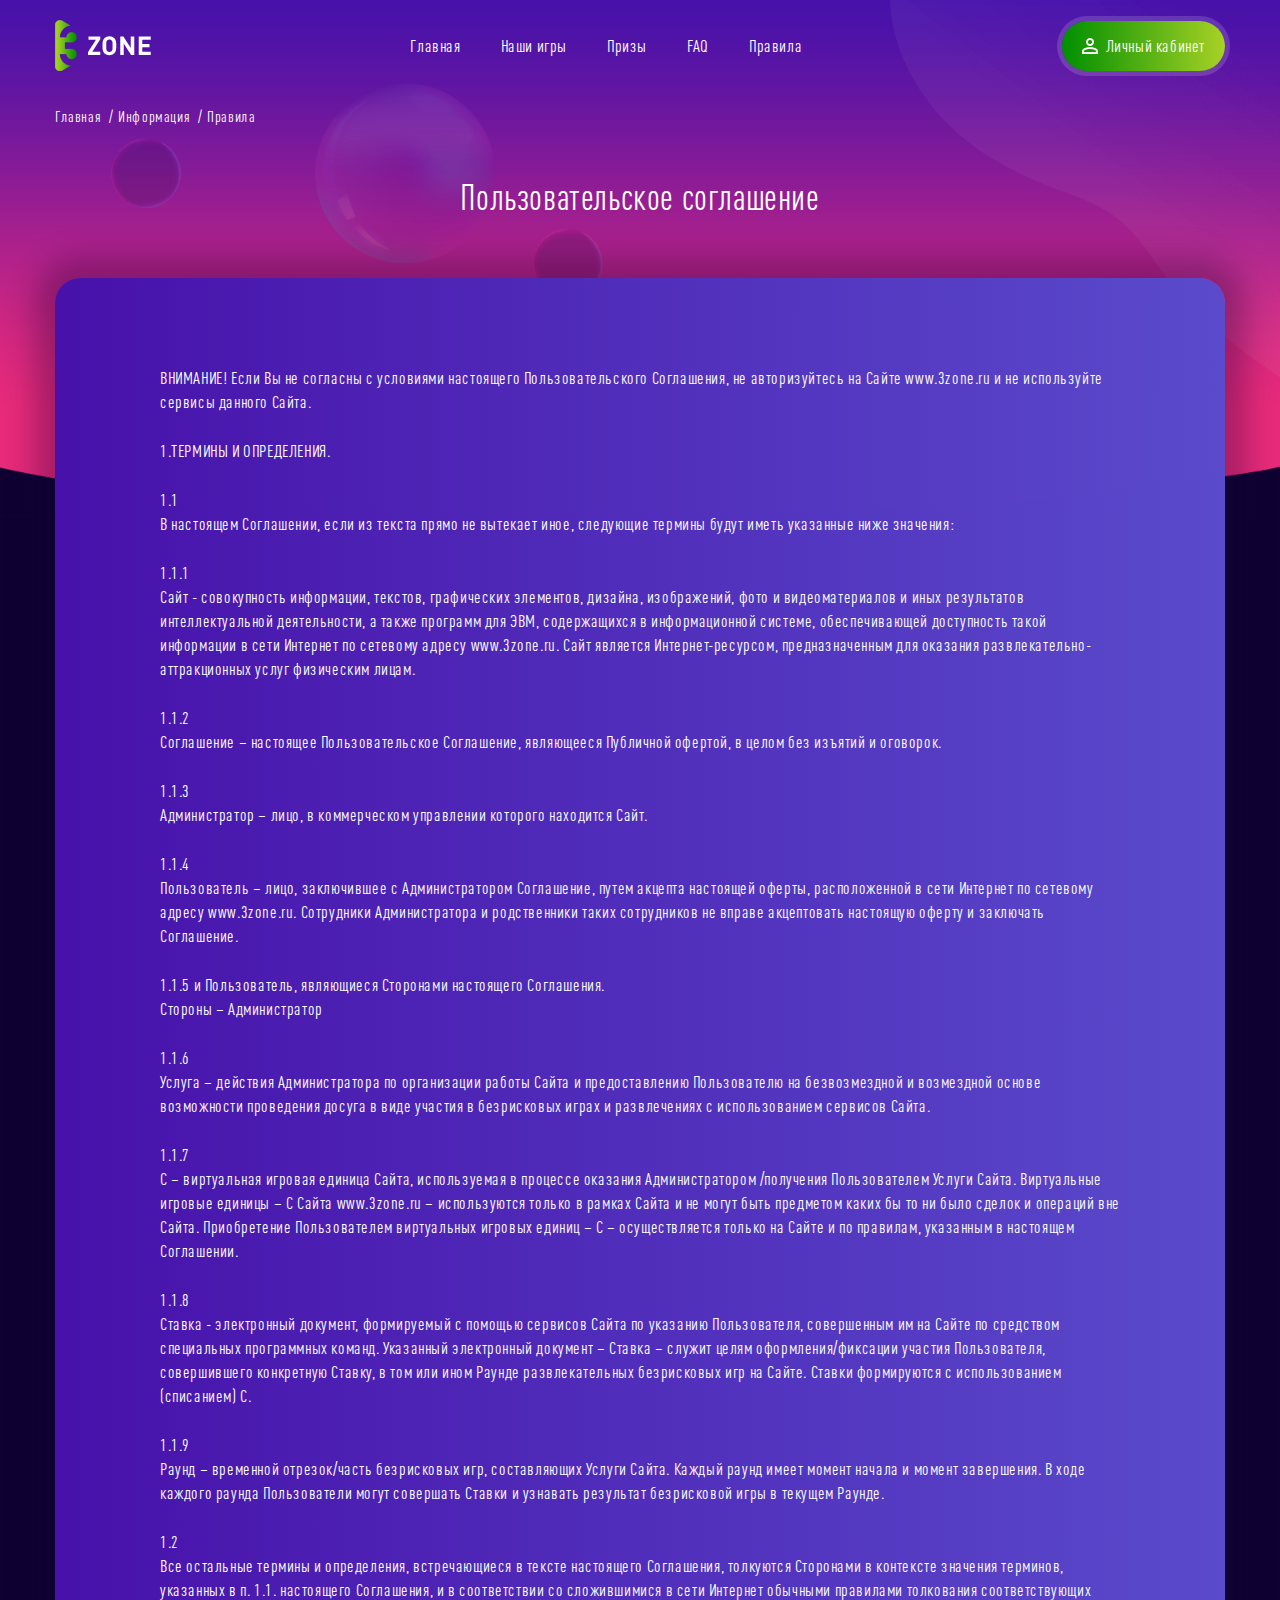
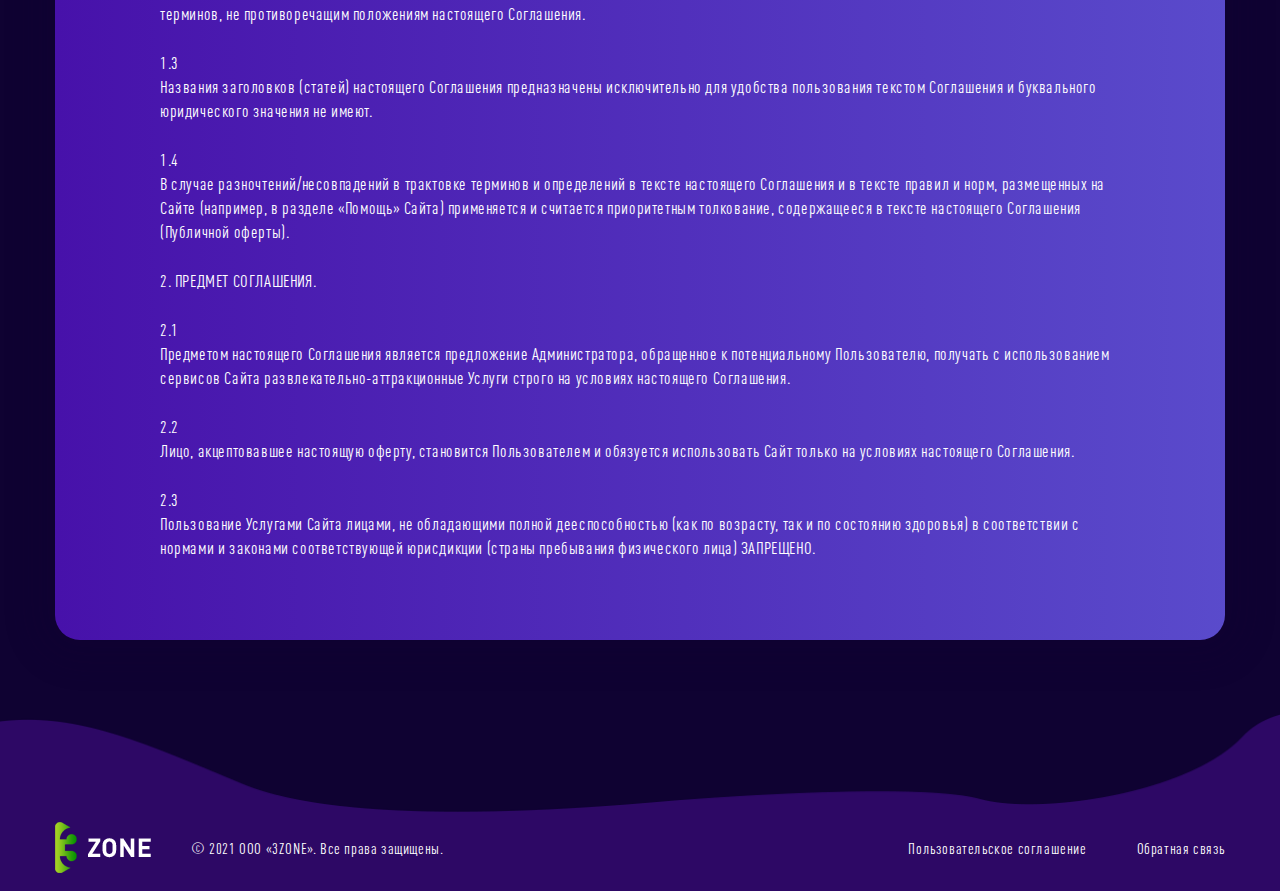
<file: privacy.html>
<!DOCTYPE html>
<html lang="en">
  <head>
    <meta charset="UTF-8" />
    <meta name="viewport" content="width=device-width, initial-scale=1.0" />
    <title>Document</title>
    <link rel="stylesheet" href="css/style.min.css" />
  </head>

  <body style="background-image: url('images/page-top-bg.png')">
    <div class="wrapper">
      <aside class="menu">
        <a class="logo" href="#">
          <img class="logo-img" src="images/logo.png" alt="logo" />
        </a>
        <nav class="main-nav">
          <ul class="main-nav__list">
            <li class="main-nav__item">
              <a class="main-nav__item-link" href="#"> Главная </a>
            </li>
            <li class="main-nav__item">
              <a class="main-nav__item-link" href="#"> Наши игры </a>
            </li>
            <li class="main-nav__item">
              <a class="main-nav__item-link" href="#"> Призы </a>
            </li>
            <li class="main-nav__item">
              <a class="main-nav__item-link" href="#"> FAQ </a>
            </li>
            <li class="main-nav__item">
              <a class="main-nav__item-link" href="#"> Правила </a>
            </li>
          </ul>
        </nav>
        <a class="header__user-link btn" href="#">
          <img
            class="header__user-link__img"
            src="images/icons/user.png"
            alt="user"
          />
          <span class="header__user-link__text">Личный кабинет</span>
        </a>
      </aside>

      <header class="header">
        <div class="container">
          <div class="header__inner">
            <a class="logo" href="#">
              <img class="logo-img" src="images/logo.png" alt="logo" />
            </a>
            <nav class="main-nav">
              <ul class="main-nav__list">
                <li class="main-nav__item">
                  <a class="main-nav__item-link" href="#"> Главная </a>
                </li>
                <li class="main-nav__item">
                  <a class="main-nav__item-link" href="#"> Наши игры </a>
                </li>
                <li class="main-nav__item">
                  <a class="main-nav__item-link" href="#"> Призы </a>
                </li>
                <li class="main-nav__item">
                  <a class="main-nav__item-link" href="#"> FAQ </a>
                </li>
                <li class="main-nav__item">
                  <a class="main-nav__item-link" href="#"> Правила </a>
                </li>
              </ul>
            </nav>
            <a class="header__user-link btn" href="#">
              <img
                class="header__user-link__img"
                src="images/icons/user.png"
                alt="user"
              />
              <span class="header__user-link__text">Личный кабинет</span>
            </a>
            <button class="header__hamburger-btn">
              <span></span>
            </button>
          </div>
        </div>
      </header>

      <main class="main">
        <div class="breadcrumbs">
          <div class="container">
            <ul class="breadcrumbs__list">
              <li class="breadcrumbs__item">
                <a class="breadcrumbs__link" href="#"> Главная </a>
              </li>
              <li class="breadcrumbs__item">
                <a class="breadcrumbs__link" href="#"> Информация </a>
              </li>
              <li class="breadcrumbs__item">
                <a class="breadcrumbs__link" href="#"> Правила </a>
              </li>
            </ul>
          </div>
        </div>

        <section class="privacy">
          <div class="container">
            <h3 class="privacy__title section-title">Пользовательское соглашение</h3>

            <ul class="privacy__list">
              <li class="privacy__item">
                <p class="privacy__item-text">
                  ВНИМАНИЕ! Если Вы не согласны с условиями настоящего
                  Пользовательского Соглашения, не авторизуйтесь на Сайте
                  www.3zone.ru и не используйте сервисы данного Сайта.
                </p>
              </li>
              <li class="privacy__item">
                <p class="privacy__item-text">1.ТЕРМИНЫ И ОПРЕДЕЛЕНИЯ.</p>
              </li>
              <li class="privacy__item">
                <p class="privacy__item-text">1.1</p>
                <p class="privacy__item-text">
                  В настоящем Соглашении, если из текста прямо не вытекает иное,
                  следующие термины будут иметь указанные ниже значения:
                </p>
              </li>
              <li class="privacy__item">
                <p class="privacy__item-text">1.1.1</p>
                <p class="privacy__item-text">
                  Сайт - совокупность информации, текстов, графических
                  элементов, дизайна, изображений, фото и видеоматериалов и иных
                  результатов интеллектуальной деятельности, а также программ
                  для ЭВМ, содержащихся в информационной системе, обеспечивающей
                  доступность такой информации в сети Интернет по сетевому
                  адресу www.3zone.ru. Сайт является Интернет-ресурсом,
                  предназначенным для оказания развлекательно-аттракционных
                  услуг физическим лицам.
                </p>
              </li>
              <li class="privacy__item">
                <p class="privacy__item-text">1.1.2</p>
                <p class="privacy__item-text">
                  Соглашение – настоящее Пользовательское Соглашение, являющееся
                  Публичной офертой, в целом без изъятий и оговорок.
                </p>
              </li>
              <li class="privacy__item">
                <p class="privacy__item-text">1.1.3</p>
                <p class="privacy__item-text">
                  Администратор – лицо, в коммерческом управлении которого
                  находится Сайт.
                </p>
              </li>
              <li class="privacy__item">
                <p class="privacy__item-text">1.1.4</p>
                <p class="privacy__item-text">
                  Пользователь – лицо, заключившее с Администратором Соглашение,
                  путем акцепта настоящей оферты, расположенной в сети Интернет
                  по сетевому адресу www.3zone.ru. Сотрудники Администратора и
                  родственники таких сотрудников не вправе акцептовать настоящую
                  оферту и заключать Соглашение.
                </p>
              </li>
              <li class="privacy__item">
                <p class="privacy__item-text">
                  1.1.5 и Пользователь, являющиеся Сторонами настоящего
                  Соглашения.
                </p>
                <p class="privacy__item-text">Стороны – Администратор</p>
              </li>
              <li class="privacy__item">
                <p class="privacy__item-text">1.1.6</p>
                <p class="privacy__item-text">
                  Услуга – действия Администратора по организации работы Сайта и
                  предоставлению Пользователю на безвозмездной и возмездной
                  основе возможности проведения досуга в виде участия в
                  безрисковых играх и развлечениях с использованием сервисов
                  Сайта.
                </p>
              </li>
              <li class="privacy__item">
                <p class="privacy__item-text">1.1.7</p>
                <p class="privacy__item-text">
                  C – виртуальная игровая единица Сайта, используемая в процессе
                  оказания Администратором /получения Пользователем Услуги
                  Сайта. Виртуальные игровые единицы – C Сайта www.3zone.ru –
                  используются только в рамках Сайта и не могут быть предметом
                  каких бы то ни было сделок и операций вне Сайта. Приобретение
                  Пользователем виртуальных игровых единиц – C – осуществляется
                  только на Сайте и по правилам, указанным в настоящем
                  Соглашении.
                </p>
              </li>
              <li class="privacy__item">
                <p class="privacy__item-text">1.1.8</p>
                <p class="privacy__item-text">
                  Ставка - электронный документ, формируемый с помощью сервисов
                  Сайта по указанию Пользователя, совершенным им на Сайте по
                  средством специальных программных команд. Указанный
                  электронный документ – Ставка – служит целям
                  оформления/фиксации участия Пользователя, совершившего
                  конкретную Ставку, в том или ином Раунде развлекательных
                  безрисковых игр на Сайте. Ставки формируются с использованием
                  (списанием) C.
                </p>
              </li>
              <li class="privacy__item">
                <p class="privacy__item-text">1.1.9</p>
                <p class="privacy__item-text">
                  Раунд – временной отрезок/часть безрисковых игр, составляющих
                  Услуги Сайта. Каждый раунд имеет момент начала и момент
                  завершения. В ходе каждого раунда Пользователи могут совершать
                  Ставки и узнавать результат безрисковой игры в текущем Раунде.
                </p>
              </li>
              <li class="privacy__item">
                <p class="privacy__item-text">1.2</p>
                <p class="privacy__item-text">
                  Все остальные термины и определения, встречающиеся в тексте
                  настоящего Соглашения, толкуются Сторонами в контексте
                  значения терминов, указанных в п. 1.1. настоящего Соглашения,
                  и в соответствии со сложившимися в сети Интернет обычными
                  правилами толкования соответствующих терминов, не
                  противоречащим положениям настоящего Соглашения.
                </p>
              </li>
              <li class="privacy__item">
                <p class="privacy__item-text">1.3</p>
                <p class="privacy__item-text">
                  Названия заголовков (статей) настоящего Соглашения
                  предназначены исключительно для удобства пользования текстом
                  Соглашения и буквального юридического значения не имеют.
                </p>
              </li>
              <li class="privacy__item">
                <p class="privacy__item-text">1.4</p>
                <p class="privacy__item-text">
                  В случае разночтений/несовпадений в трактовке терминов и
                  определений в тексте настоящего Соглашения и в тексте правил и
                  норм, размещенных на Сайте (например, в разделе «Помощь»
                  Сайта) применяется и считается приоритетным толкование,
                  содержащееся в тексте настоящего Соглашения (Публичной
                  оферты).
                </p>
              </li>
              <li class="privacy__item">
                <p class="privacy__item-text">2. ПРЕДМЕТ СОГЛАШЕНИЯ.</p>
              </li>
              <li class="privacy__item">
                <p class="privacy__item-text">2.1</p>
                <p class="privacy__item-text">
                  Предметом настоящего Соглашения является предложение
                  Администратора, обращенное к потенциальному Пользователю,
                  получать с использованием сервисов Сайта
                  развлекательно-аттракционные Услуги строго на условиях
                  настоящего Соглашения.
                </p>
              </li>
              <li class="privacy__item">
                <p class="privacy__item-text">2.2</p>
                <p class="privacy__item-text">
                  Лицо, акцептовавшее настоящую оферту, становится Пользователем
                  и обязуется использовать Сайт только на условиях настоящего
                  Соглашения.
                </p>
              </li>
              <li class="privacy__item">
                <p class="privacy__item-text">2.3</p>
                <p class="privacy__item-text">
                  Пользование Услугами Сайта лицами, не обладающими полной
                  дееспособностью (как по возрасту, так и по состоянию здоровья)
                  в соответствии с нормами и законами соответствующей юрисдикции
                  (страны пребывания физического лица) ЗАПРЕЩЕНО.
                </p>
              </li>
            </ul>
          </div>
        </section>
      </main>

      <footer
        class="footer"
        style="background-image: url('images/page-bottom-bg.png')"
      >
        <div class="container">
          <div class="footer__inner">
            <div class="footer__left">
              <a class="logo" href="#">
                <img class="logo-img" src="images/logo.png" alt="logo" />
              </a>
              <p class="footer__left-text">
                © 2021 ООО «3ZONE». Все права защищены.
              </p>
            </div>
            <div class="footer__right">
              <p class="footer__right-text">Пользовательское соглашение</p>
              <p class="footer__right-text">Обратная связь</p>
            </div>
          </div>
        </div>
      </footer>
    </div>

    <script src="js/main.min.js"></script>
  </body>
</html>
</file>
<file: css/style.min.css>
@font-face{font-family:'DINPro';src:url("../fonts/DINPro-CondensedLight.eot");src:local("0"),url("../fonts/DINPro-CondensedLight.woff") format("woff"),url("../fonts/DINPro-CondensedMedium.ttf") format("truetype");font-weight:normal;font-style:normal}@font-face{font-family:'DINPro';src:url("../fonts/DINPro-CondensedRegular.eot");src:local("0"),url("../fonts/DINPro-CondensedRegular.woff") format("woff"),url("../fonts/DINPro-CondensedRegular.ttf") format("truetype");font-weight:normal;font-style:normal}@font-face{font-family:'DINPro';src:url("../fonts/DINPro-CondensedMedium.eot");src:local("0"),url("../fonts/DINPro-CondensedMedium.woff") format("woff"),url("../fonts/DINPro-CondensedMedium.ttf") format("truetype");font-weight:500;font-style:normal}html{-webkit-box-sizing:border-box;box-sizing:border-box}*,*::after,*::before{-webkit-box-sizing:inherit;box-sizing:inherit}ul[class],ol[class]{padding:0}body,h1,h2,h3,h4,h5,h6,p,ul,ol,li,figure,figcaption,blockquote,dl,dd{margin:0}ul[class]{list-style:none}img{max-width:100%;display:block}input,button,textarea,select{font:inherit}a{text-decoration:none;color:inherit;display:inline-block}button{background-color:transparent;border:none;display:inline-block;padding:0}.jq-checkbox,.jq-radio{position:relative;display:inline-block;overflow:hidden;-webkit-user-select:none;-moz-user-select:none;-ms-user-select:none;user-select:none}.jq-checkbox input,.jq-radio input{position:absolute;z-index:-1;margin:0;padding:0;opacity:0}.jq-file{position:relative;display:inline-block;overflow:hidden}.jq-file input{position:absolute;top:0;right:0;height:auto;margin:0;padding:0;opacity:0;font-size:100px;line-height:1em}.jq-file__name{overflow:hidden;white-space:nowrap;-o-text-overflow:ellipsis;text-overflow:ellipsis}.jq-selectbox,.jq-select-multiple{position:relative;display:inline-block}.jq-selectbox select,.jq-select-multiple select{position:absolute;top:0;left:0;width:100%;height:100%;margin:0;padding:0;opacity:0}.jq-selectbox li,.jq-select-multiple li{-webkit-user-select:none;-moz-user-select:none;-ms-user-select:none;user-select:none;white-space:nowrap}.jq-selectbox{z-index:10}.jq-selectbox__select{position:relative}.jq-selectbox__select-text{overflow:hidden;-webkit-user-select:none;-moz-user-select:none;-ms-user-select:none;user-select:none;white-space:nowrap;-o-text-overflow:ellipsis;text-overflow:ellipsis}.jq-selectbox__dropdown{position:absolute}.jq-selectbox__search input{-webkit-appearance:textfield}.jq-selectbox__search input::-webkit-search-cancel-button,.jq-selectbox__search input::-webkit-search-decoration{-webkit-appearance:none}.jq-selectbox__dropdown ul{position:relative;overflow:auto;overflow-x:hidden;list-style:none;-webkit-overflow-scrolling:touch}.jq-select-multiple ul{position:relative;overflow-x:hidden;-webkit-overflow-scrolling:touch}.jq-number{display:inline-block}.jq-number__field input{-moz-appearance:textfield;text-align:left}.jq-number__field input::-webkit-inner-spin-button,.jq-number__field input::-webkit-outer-spin-button{margin:0;-webkit-appearance:none}.jq-checkbox,.jq-radio{vertical-align:-4px;width:16px;height:16px;margin:0 4px 0 0;border:1px solid #C3C3C3;background:-webkit-gradient(linear, left top, left bottom, from(#fff), to(#E6E6E6));background:-o-linear-gradient(#fff, #E6E6E6);background:linear-gradient(#fff, #E6E6E6);-webkit-box-shadow:0 1px 1px rgba(0,0,0,0.05),inset -1px -1px #fff,inset 1px -1px #fff;box-shadow:0 1px 1px rgba(0,0,0,0.05),inset -1px -1px #fff,inset 1px -1px #fff;cursor:pointer}.jq-checkbox.focused,.jq-radio.focused{border:1px solid #08C}.jq-checkbox.disabled,.jq-radio.disabled{opacity:.55}.jq-checkbox{border-radius:3px}.jq-checkbox.checked .jq-checkbox__div{width:8px;height:4px;margin:3px 0 0 3px;border-bottom:2px solid #666;border-left:2px solid #666;-webkit-transform:rotate(-50deg);-ms-transform:rotate(-50deg);transform:rotate(-50deg)}.jq-radio{border-radius:50%}.jq-radio.checked .jq-radio__div{width:10px;height:10px;margin:3px 0 0 3px;border-radius:50%;background:#777;-webkit-box-shadow:inset 1px 1px 1px rgba(0,0,0,0.7);box-shadow:inset 1px 1px 1px rgba(0,0,0,0.7)}.jq-file{width:270px;border-radius:4px;-webkit-box-shadow:0 1px 2px rgba(0,0,0,0.1);box-shadow:0 1px 2px rgba(0,0,0,0.1)}.jq-file input{cursor:pointer}.jq-file__name{-webkit-box-sizing:border-box;box-sizing:border-box;width:100%;height:34px;padding:0 80px 0 10px;border:1px solid #CCC;border-bottom-color:#B3B3B3;border-radius:4px;background:#FFF;-webkit-box-shadow:inset 1px 1px #F1F1F1;box-shadow:inset 1px 1px #F1F1F1;font:14px/32px Arial, sans-serif;color:#333}.jq-file__browse{position:absolute;top:1px;right:1px;padding:0 10px;border-left:1px solid #CCC;border-radius:0 4px 4px 0;background:-webkit-gradient(linear, left top, left bottom, from(#fff), to(#E6E6E6));background:-o-linear-gradient(#fff, #E6E6E6);background:linear-gradient(#fff, #E6E6E6);-webkit-box-shadow:inset 1px -1px #F1F1F1,inset -1px 0 #F1F1F1,0 1px 2px rgba(0,0,0,0.1);box-shadow:inset 1px -1px #F1F1F1,inset -1px 0 #F1F1F1,0 1px 2px rgba(0,0,0,0.1);font:14px/32px Arial, sans-serif;color:#333;text-shadow:1px 1px #FFF}.jq-file:hover .jq-file__browse{background:-webkit-gradient(linear, left top, left bottom, from(#F6F6F6), to(#E6E6E6));background:-o-linear-gradient(#F6F6F6, #E6E6E6);background:linear-gradient(#F6F6F6, #E6E6E6)}.jq-file:active .jq-file__browse{background:#F5F5F5;-webkit-box-shadow:inset 1px 1px 3px #DDD;box-shadow:inset 1px 1px 3px #DDD}.jq-file.focused .jq-file__name{border:1px solid #5794BF}.jq-file.disabled,.jq-file.disabled .jq-file__name,.jq-file.disabled .jq-file__browse{border-color:#CCC;background:#F5F5F5;-webkit-box-shadow:none;box-shadow:none;color:#888}.jq-number{position:relative;vertical-align:middle;padding:0 36px 0 0}.jq-number__field{width:100px;border:1px solid #CCC;border-bottom-color:#B3B3B3;border-radius:4px;-webkit-box-shadow:inset 1px 1px #F1F1F1,0 1px 2px rgba(0,0,0,0.1);box-shadow:inset 1px 1px #F1F1F1,0 1px 2px rgba(0,0,0,0.1)}.jq-number__field:hover{border-color:#B3B3B3}.jq-number__field input{-webkit-box-sizing:border-box;box-sizing:border-box;width:100%;padding:8px 9px;border:none;outline:none;background:none;font:14px Arial, sans-serif;color:#333}.jq-number__spin{position:absolute;top:0;right:0;width:32px;height:14px;border:1px solid #CCC;border-bottom-color:#B3B3B3;border-radius:4px;background:-webkit-gradient(linear, left top, left bottom, from(#fff), to(#E6E6E6));background:-o-linear-gradient(#fff, #E6E6E6);background:linear-gradient(#fff, #E6E6E6);-webkit-box-shadow:0 1px 2px rgba(0,0,0,0.1);box-shadow:0 1px 2px rgba(0,0,0,0.1);-webkit-box-shadow:inset 1px -1px #F1F1F1,inset -1px 0 #F1F1F1,0 1px 2px rgba(0,0,0,0.1);box-shadow:inset 1px -1px #F1F1F1,inset -1px 0 #F1F1F1,0 1px 2px rgba(0,0,0,0.1);-webkit-user-select:none;-moz-user-select:none;-ms-user-select:none;user-select:none;text-shadow:1px 1px #FFF;cursor:pointer}.jq-number__spin.minus{top:auto;bottom:0}.jq-number__spin:hover{background:-webkit-gradient(linear, left top, left bottom, from(#F6F6F6), to(#E6E6E6));background:-o-linear-gradient(#F6F6F6, #E6E6E6);background:linear-gradient(#F6F6F6, #E6E6E6)}.jq-number__spin:active{background:#F5F5F5;-webkit-box-shadow:inset 1px 1px 3px #DDD;box-shadow:inset 1px 1px 3px #DDD}.jq-number__spin:after{content:'';position:absolute;top:4px;left:11px;width:0;height:0;border-right:5px solid transparent;border-bottom:5px solid #999;border-left:5px solid transparent}.jq-number__spin.minus:after{top:5px;border-top:5px solid #999;border-right:5px solid transparent;border-bottom:none;border-left:5px solid transparent}.jq-number__spin.minus:hover:after{border-top-color:#000}.jq-number__spin.plus:hover:after{border-bottom-color:#000}.jq-number.focused .jq-number__field{border:1px solid #5794BF}.jq-number.disabled .jq-number__field,.jq-number.disabled .jq-number__spin{border-color:#CCC;background:#F5F5F5;-webkit-box-shadow:none;box-shadow:none;color:#888}.jq-number.disabled .jq-number__spin:after{border-bottom-color:#AAA}.jq-number.disabled .jq-number__spin.minus:after{border-top-color:#AAA}.jq-selectbox{vertical-align:middle;cursor:pointer}.jq-selectbox__select{height:32px;padding:0 45px 0 10px;border:1px solid #CCC;border-bottom-color:#B3B3B3;border-radius:4px;background:-webkit-gradient(linear, left top, left bottom, from(#fff), to(#E6E6E6));background:-o-linear-gradient(#fff, #E6E6E6);background:linear-gradient(#fff, #E6E6E6);-webkit-box-shadow:inset 1px -1px #F1F1F1,inset -1px 0 #F1F1F1,0 1px 2px rgba(0,0,0,0.1);box-shadow:inset 1px -1px #F1F1F1,inset -1px 0 #F1F1F1,0 1px 2px rgba(0,0,0,0.1);font:14px/32px Arial, sans-serif;color:#333;text-shadow:1px 1px #FFF}.jq-selectbox__select:hover{background:-webkit-gradient(linear, left top, left bottom, from(#F6F6F6), to(#E6E6E6));background:-o-linear-gradient(#F6F6F6, #E6E6E6);background:linear-gradient(#F6F6F6, #E6E6E6)}.jq-selectbox__select:active{background:#F5F5F5;-webkit-box-shadow:inset 1px 1px 3px #DDD;box-shadow:inset 1px 1px 3px #DDD}.jq-selectbox.focused .jq-selectbox__select{border:1px solid #5794BF}.jq-selectbox.disabled .jq-selectbox__select{border-color:#CCC;background:#F5F5F5;-webkit-box-shadow:none;box-shadow:none;color:#888}.jq-selectbox__select-text{display:block;width:100%}.jq-selectbox .placeholder{color:#888}.jq-selectbox__trigger{position:absolute;top:0;right:0;width:34px;height:100%;border-left:1px solid #CCC}.jq-selectbox__trigger-arrow{position:absolute;top:14px;right:12px;width:0;height:0;border-top:5px solid #999;border-right:5px solid transparent;border-left:5px solid transparent}.jq-selectbox:hover .jq-selectbox__trigger-arrow{border-top-color:#000}.jq-selectbox.disabled .jq-selectbox__trigger-arrow{border-top-color:#AAA}.jq-selectbox__dropdown{-webkit-box-sizing:border-box;box-sizing:border-box;width:100%;margin:2px 0 0;padding:0;border:1px solid #CCC;border-radius:4px;background:#FFF;-webkit-box-shadow:0 2px 10px rgba(0,0,0,0.2);box-shadow:0 2px 10px rgba(0,0,0,0.2);font:14px/18px Arial, sans-serif}.jq-selectbox__search{margin:5px}.jq-selectbox__search input{-webkit-box-sizing:border-box;box-sizing:border-box;width:100%;margin:0;padding:5px 27px 6px 8px;border:1px solid #CCC;border-radius:3px;outline:none;background:url("[data-uri]") no-repeat 100% 50%;-webkit-box-shadow:inset 1px 1px #F1F1F1;box-shadow:inset 1px 1px #F1F1F1;color:#333}.jq-selectbox__not-found{margin:5px;padding:5px 8px 6px;background:#F0F0F0;font-size:13px}.jq-selectbox ul{margin:0;padding:0}.jq-selectbox li{min-height:18px;padding:5px 10px 6px;color:#231F20}.jq-selectbox li.selected{background-color:#A3ABB1;color:#FFF}.jq-selectbox li:hover{background-color:#08C;color:#FFF}.jq-selectbox li.disabled{color:#AAA}.jq-selectbox li.disabled:hover{background:none}.jq-selectbox li.optgroup{font-weight:bold}.jq-selectbox li.optgroup:hover{background:none;color:#231F20;cursor:default}.jq-selectbox li.option{padding-left:25px}.jq-select-multiple{-webkit-box-sizing:border-box;box-sizing:border-box;padding:1px;border:1px solid #CCC;border-bottom-color:#B3B3B3;border-radius:4px;background:#FFF;-webkit-box-shadow:inset 1px 1px #F1F1F1,0 1px 2px rgba(0,0,0,0.1);box-shadow:inset 1px 1px #F1F1F1,0 1px 2px rgba(0,0,0,0.1);font:14px/18px Arial, sans-serif;color:#333;cursor:default}.jq-select-multiple.focused{border:1px solid #5794BF}.jq-select-multiple.disabled{border-color:#CCC;background:#F5F5F5;-webkit-box-shadow:none;box-shadow:none;color:#888}.jq-select-multiple ul{margin:0;padding:0}.jq-select-multiple li{padding:3px 9px 4px;list-style:none}.jq-select-multiple li:first-child{border-radius:3px 3px 0 0}.jq-select-multiple li:last-child{border-radius:0 0 3px 3px}.jq-select-multiple li.selected{background:#08C;color:#FFF}.jq-select-multiple li.disabled{color:#AAA}.jq-select-multiple li.optgroup{font-weight:bold}.jq-select-multiple li.option{padding-left:25px}.jq-select-multiple.disabled li.selected,.jq-select-multiple li.selected.disabled{background:#CCC;color:#FFF}input[type='email'].styler,input[type='password'].styler,input[type='search'].styler,input[type='tel'].styler,input[type='text'].styler,input[type='url'].styler,textarea.styler{padding:8px 9px;border:1px solid #CCC;border-bottom-color:#B3B3B3;border-radius:4px;-webkit-box-shadow:inset 1px 1px #F1F1F1,0 1px 2px rgba(0,0,0,0.1);box-shadow:inset 1px 1px #F1F1F1,0 1px 2px rgba(0,0,0,0.1);font:14px Arial, sans-serif;color:#333}input[type='search'].styler{-webkit-appearance:none;-moz-appearance:none;appearance:none}textarea.styler{overflow:auto}input[type='email'].styler:hover,input[type='password'].styler:hover,input[type='search'].styler:hover,input[type='tel'].styler:hover,input[type='text'].styler:hover,input[type='url'].styler:hover,textarea.styler:hover{border-color:#B3B3B3}input[type='email'].styler:hover:focus,input[type='password'].styler:hover:focus,input[type='search'].styler:hover:focus,input[type='tel'].styler:hover:focus,input[type='text'].styler:hover:focus,input[type='url'].styler:hover:focus,textarea.styler:hover:focus{border-color:#CCC;border-top-color:#B3B3B3;outline:none;-webkit-box-shadow:inset 0 1px 2px rgba(0,0,0,0.1);box-shadow:inset 0 1px 2px rgba(0,0,0,0.1)}button.styler,input[type='button'].styler,input[type='submit'].styler,input[type='reset'].styler{overflow:visible;padding:8px 11px;border:1px solid #CCC;border-bottom-color:#B3B3B3;border-radius:4px;outline:none;background:-webkit-gradient(linear, left top, left bottom, from(#fff), to(#E6E6E6));background:-o-linear-gradient(#fff, #E6E6E6);background:linear-gradient(#fff, #E6E6E6);-webkit-box-shadow:inset 1px -1px #F1F1F1,inset -1px 0 #F1F1F1,0 1px 2px rgba(0,0,0,0.1);box-shadow:inset 1px -1px #F1F1F1,inset -1px 0 #F1F1F1,0 1px 2px rgba(0,0,0,0.1);font:14px Arial, sans-serif;color:#333;text-shadow:1px 1px #FFF;cursor:pointer}button.styler.styler::-moz-focus-inner,input[type='button'].styler.styler::-moz-focus-inner,input[type='submit'].styler.styler::-moz-focus-inner,input[type='reset'].styler.styler::-moz-focus-inner{padding:0;border:0}button.styler:not([disabled]):hover,input[type='button'].styler:not([disabled]):hover,input[type='submit'].styler:not([disabled]):hover,input[type='reset'].styler:not([disabled]):hover,input[type='reset'].styler:hover{background:-webkit-gradient(linear, left top, left bottom, from(#F6F6F6), to(#E6E6E6));background:-o-linear-gradient(#F6F6F6, #E6E6E6);background:linear-gradient(#F6F6F6, #E6E6E6)}button.styler:active,input[type='button'].styler:active,input[type='submit'].styler:active,input[type='reset'].styler:active{background:#F5F5F5;-webkit-box-shadow:inset 1px 1px 3px #DDD;box-shadow:inset 1px 1px 3px #DDD}button.styler[disabled],input[type='button'].styler[disabled],input[type='submit'].styler[disabled]{border-color:#CCC;background:#F5F5F5;-webkit-box-shadow:none;box-shadow:none;color:#888}[data-aos][data-aos][data-aos-duration="50"],body[data-aos-duration="50"] [data-aos]{-webkit-transition-duration:50ms;-o-transition-duration:50ms;transition-duration:50ms}[data-aos][data-aos][data-aos-delay="50"],body[data-aos-delay="50"] [data-aos]{-webkit-transition-delay:0;-o-transition-delay:0;transition-delay:0}[data-aos][data-aos][data-aos-delay="50"].aos-animate,body[data-aos-delay="50"] [data-aos].aos-animate{-webkit-transition-delay:50ms;-o-transition-delay:50ms;transition-delay:50ms}[data-aos][data-aos][data-aos-duration="100"],body[data-aos-duration="100"] [data-aos]{-webkit-transition-duration:.1s;-o-transition-duration:.1s;transition-duration:.1s}[data-aos][data-aos][data-aos-delay="100"],body[data-aos-delay="100"] [data-aos]{-webkit-transition-delay:0;-o-transition-delay:0;transition-delay:0}[data-aos][data-aos][data-aos-delay="100"].aos-animate,body[data-aos-delay="100"] [data-aos].aos-animate{-webkit-transition-delay:.1s;-o-transition-delay:.1s;transition-delay:.1s}[data-aos][data-aos][data-aos-duration="150"],body[data-aos-duration="150"] [data-aos]{-webkit-transition-duration:.15s;-o-transition-duration:.15s;transition-duration:.15s}[data-aos][data-aos][data-aos-delay="150"],body[data-aos-delay="150"] [data-aos]{-webkit-transition-delay:0;-o-transition-delay:0;transition-delay:0}[data-aos][data-aos][data-aos-delay="150"].aos-animate,body[data-aos-delay="150"] [data-aos].aos-animate{-webkit-transition-delay:.15s;-o-transition-delay:.15s;transition-delay:.15s}[data-aos][data-aos][data-aos-duration="200"],body[data-aos-duration="200"] [data-aos]{-webkit-transition-duration:.2s;-o-transition-duration:.2s;transition-duration:.2s}[data-aos][data-aos][data-aos-delay="200"],body[data-aos-delay="200"] [data-aos]{-webkit-transition-delay:0;-o-transition-delay:0;transition-delay:0}[data-aos][data-aos][data-aos-delay="200"].aos-animate,body[data-aos-delay="200"] [data-aos].aos-animate{-webkit-transition-delay:.2s;-o-transition-delay:.2s;transition-delay:.2s}[data-aos][data-aos][data-aos-duration="250"],body[data-aos-duration="250"] [data-aos]{-webkit-transition-duration:.25s;-o-transition-duration:.25s;transition-duration:.25s}[data-aos][data-aos][data-aos-delay="250"],body[data-aos-delay="250"] [data-aos]{-webkit-transition-delay:0;-o-transition-delay:0;transition-delay:0}[data-aos][data-aos][data-aos-delay="250"].aos-animate,body[data-aos-delay="250"] [data-aos].aos-animate{-webkit-transition-delay:.25s;-o-transition-delay:.25s;transition-delay:.25s}[data-aos][data-aos][data-aos-duration="300"],body[data-aos-duration="300"] [data-aos]{-webkit-transition-duration:.3s;-o-transition-duration:.3s;transition-duration:.3s}[data-aos][data-aos][data-aos-delay="300"],body[data-aos-delay="300"] [data-aos]{-webkit-transition-delay:0;-o-transition-delay:0;transition-delay:0}[data-aos][data-aos][data-aos-delay="300"].aos-animate,body[data-aos-delay="300"] [data-aos].aos-animate{-webkit-transition-delay:.3s;-o-transition-delay:.3s;transition-delay:.3s}[data-aos][data-aos][data-aos-duration="350"],body[data-aos-duration="350"] [data-aos]{-webkit-transition-duration:.35s;-o-transition-duration:.35s;transition-duration:.35s}[data-aos][data-aos][data-aos-delay="350"],body[data-aos-delay="350"] [data-aos]{-webkit-transition-delay:0;-o-transition-delay:0;transition-delay:0}[data-aos][data-aos][data-aos-delay="350"].aos-animate,body[data-aos-delay="350"] [data-aos].aos-animate{-webkit-transition-delay:.35s;-o-transition-delay:.35s;transition-delay:.35s}[data-aos][data-aos][data-aos-duration="400"],body[data-aos-duration="400"] [data-aos]{-webkit-transition-duration:.4s;-o-transition-duration:.4s;transition-duration:.4s}[data-aos][data-aos][data-aos-delay="400"],body[data-aos-delay="400"] [data-aos]{-webkit-transition-delay:0;-o-transition-delay:0;transition-delay:0}[data-aos][data-aos][data-aos-delay="400"].aos-animate,body[data-aos-delay="400"] [data-aos].aos-animate{-webkit-transition-delay:.4s;-o-transition-delay:.4s;transition-delay:.4s}[data-aos][data-aos][data-aos-duration="450"],body[data-aos-duration="450"] [data-aos]{-webkit-transition-duration:.45s;-o-transition-duration:.45s;transition-duration:.45s}[data-aos][data-aos][data-aos-delay="450"],body[data-aos-delay="450"] [data-aos]{-webkit-transition-delay:0;-o-transition-delay:0;transition-delay:0}[data-aos][data-aos][data-aos-delay="450"].aos-animate,body[data-aos-delay="450"] [data-aos].aos-animate{-webkit-transition-delay:.45s;-o-transition-delay:.45s;transition-delay:.45s}[data-aos][data-aos][data-aos-duration="500"],body[data-aos-duration="500"] [data-aos]{-webkit-transition-duration:.5s;-o-transition-duration:.5s;transition-duration:.5s}[data-aos][data-aos][data-aos-delay="500"],body[data-aos-delay="500"] [data-aos]{-webkit-transition-delay:0;-o-transition-delay:0;transition-delay:0}[data-aos][data-aos][data-aos-delay="500"].aos-animate,body[data-aos-delay="500"] [data-aos].aos-animate{-webkit-transition-delay:.5s;-o-transition-delay:.5s;transition-delay:.5s}[data-aos][data-aos][data-aos-duration="550"],body[data-aos-duration="550"] [data-aos]{-webkit-transition-duration:.55s;-o-transition-duration:.55s;transition-duration:.55s}[data-aos][data-aos][data-aos-delay="550"],body[data-aos-delay="550"] [data-aos]{-webkit-transition-delay:0;-o-transition-delay:0;transition-delay:0}[data-aos][data-aos][data-aos-delay="550"].aos-animate,body[data-aos-delay="550"] [data-aos].aos-animate{-webkit-transition-delay:.55s;-o-transition-delay:.55s;transition-delay:.55s}[data-aos][data-aos][data-aos-duration="600"],body[data-aos-duration="600"] [data-aos]{-webkit-transition-duration:.6s;-o-transition-duration:.6s;transition-duration:.6s}[data-aos][data-aos][data-aos-delay="600"],body[data-aos-delay="600"] [data-aos]{-webkit-transition-delay:0;-o-transition-delay:0;transition-delay:0}[data-aos][data-aos][data-aos-delay="600"].aos-animate,body[data-aos-delay="600"] [data-aos].aos-animate{-webkit-transition-delay:.6s;-o-transition-delay:.6s;transition-delay:.6s}[data-aos][data-aos][data-aos-duration="650"],body[data-aos-duration="650"] [data-aos]{-webkit-transition-duration:.65s;-o-transition-duration:.65s;transition-duration:.65s}[data-aos][data-aos][data-aos-delay="650"],body[data-aos-delay="650"] [data-aos]{-webkit-transition-delay:0;-o-transition-delay:0;transition-delay:0}[data-aos][data-aos][data-aos-delay="650"].aos-animate,body[data-aos-delay="650"] [data-aos].aos-animate{-webkit-transition-delay:.65s;-o-transition-delay:.65s;transition-delay:.65s}[data-aos][data-aos][data-aos-duration="700"],body[data-aos-duration="700"] [data-aos]{-webkit-transition-duration:.7s;-o-transition-duration:.7s;transition-duration:.7s}[data-aos][data-aos][data-aos-delay="700"],body[data-aos-delay="700"] [data-aos]{-webkit-transition-delay:0;-o-transition-delay:0;transition-delay:0}[data-aos][data-aos][data-aos-delay="700"].aos-animate,body[data-aos-delay="700"] [data-aos].aos-animate{-webkit-transition-delay:.7s;-o-transition-delay:.7s;transition-delay:.7s}[data-aos][data-aos][data-aos-duration="750"],body[data-aos-duration="750"] [data-aos]{-webkit-transition-duration:.75s;-o-transition-duration:.75s;transition-duration:.75s}[data-aos][data-aos][data-aos-delay="750"],body[data-aos-delay="750"] [data-aos]{-webkit-transition-delay:0;-o-transition-delay:0;transition-delay:0}[data-aos][data-aos][data-aos-delay="750"].aos-animate,body[data-aos-delay="750"] [data-aos].aos-animate{-webkit-transition-delay:.75s;-o-transition-delay:.75s;transition-delay:.75s}[data-aos][data-aos][data-aos-duration="800"],body[data-aos-duration="800"] [data-aos]{-webkit-transition-duration:.8s;-o-transition-duration:.8s;transition-duration:.8s}[data-aos][data-aos][data-aos-delay="800"],body[data-aos-delay="800"] [data-aos]{-webkit-transition-delay:0;-o-transition-delay:0;transition-delay:0}[data-aos][data-aos][data-aos-delay="800"].aos-animate,body[data-aos-delay="800"] [data-aos].aos-animate{-webkit-transition-delay:.8s;-o-transition-delay:.8s;transition-delay:.8s}[data-aos][data-aos][data-aos-duration="850"],body[data-aos-duration="850"] [data-aos]{-webkit-transition-duration:.85s;-o-transition-duration:.85s;transition-duration:.85s}[data-aos][data-aos][data-aos-delay="850"],body[data-aos-delay="850"] [data-aos]{-webkit-transition-delay:0;-o-transition-delay:0;transition-delay:0}[data-aos][data-aos][data-aos-delay="850"].aos-animate,body[data-aos-delay="850"] [data-aos].aos-animate{-webkit-transition-delay:.85s;-o-transition-delay:.85s;transition-delay:.85s}[data-aos][data-aos][data-aos-duration="900"],body[data-aos-duration="900"] [data-aos]{-webkit-transition-duration:.9s;-o-transition-duration:.9s;transition-duration:.9s}[data-aos][data-aos][data-aos-delay="900"],body[data-aos-delay="900"] [data-aos]{-webkit-transition-delay:0;-o-transition-delay:0;transition-delay:0}[data-aos][data-aos][data-aos-delay="900"].aos-animate,body[data-aos-delay="900"] [data-aos].aos-animate{-webkit-transition-delay:.9s;-o-transition-delay:.9s;transition-delay:.9s}[data-aos][data-aos][data-aos-duration="950"],body[data-aos-duration="950"] [data-aos]{-webkit-transition-duration:.95s;-o-transition-duration:.95s;transition-duration:.95s}[data-aos][data-aos][data-aos-delay="950"],body[data-aos-delay="950"] [data-aos]{-webkit-transition-delay:0;-o-transition-delay:0;transition-delay:0}[data-aos][data-aos][data-aos-delay="950"].aos-animate,body[data-aos-delay="950"] [data-aos].aos-animate{-webkit-transition-delay:.95s;-o-transition-delay:.95s;transition-delay:.95s}[data-aos][data-aos][data-aos-duration="1000"],body[data-aos-duration="1000"] [data-aos]{-webkit-transition-duration:1s;-o-transition-duration:1s;transition-duration:1s}[data-aos][data-aos][data-aos-delay="1000"],body[data-aos-delay="1000"] [data-aos]{-webkit-transition-delay:0;-o-transition-delay:0;transition-delay:0}[data-aos][data-aos][data-aos-delay="1000"].aos-animate,body[data-aos-delay="1000"] [data-aos].aos-animate{-webkit-transition-delay:1s;-o-transition-delay:1s;transition-delay:1s}[data-aos][data-aos][data-aos-duration="1050"],body[data-aos-duration="1050"] [data-aos]{-webkit-transition-duration:1.05s;-o-transition-duration:1.05s;transition-duration:1.05s}[data-aos][data-aos][data-aos-delay="1050"],body[data-aos-delay="1050"] [data-aos]{-webkit-transition-delay:0;-o-transition-delay:0;transition-delay:0}[data-aos][data-aos][data-aos-delay="1050"].aos-animate,body[data-aos-delay="1050"] [data-aos].aos-animate{-webkit-transition-delay:1.05s;-o-transition-delay:1.05s;transition-delay:1.05s}[data-aos][data-aos][data-aos-duration="1100"],body[data-aos-duration="1100"] [data-aos]{-webkit-transition-duration:1.1s;-o-transition-duration:1.1s;transition-duration:1.1s}[data-aos][data-aos][data-aos-delay="1100"],body[data-aos-delay="1100"] [data-aos]{-webkit-transition-delay:0;-o-transition-delay:0;transition-delay:0}[data-aos][data-aos][data-aos-delay="1100"].aos-animate,body[data-aos-delay="1100"] [data-aos].aos-animate{-webkit-transition-delay:1.1s;-o-transition-delay:1.1s;transition-delay:1.1s}[data-aos][data-aos][data-aos-duration="1150"],body[data-aos-duration="1150"] [data-aos]{-webkit-transition-duration:1.15s;-o-transition-duration:1.15s;transition-duration:1.15s}[data-aos][data-aos][data-aos-delay="1150"],body[data-aos-delay="1150"] [data-aos]{-webkit-transition-delay:0;-o-transition-delay:0;transition-delay:0}[data-aos][data-aos][data-aos-delay="1150"].aos-animate,body[data-aos-delay="1150"] [data-aos].aos-animate{-webkit-transition-delay:1.15s;-o-transition-delay:1.15s;transition-delay:1.15s}[data-aos][data-aos][data-aos-duration="1200"],body[data-aos-duration="1200"] [data-aos]{-webkit-transition-duration:1.2s;-o-transition-duration:1.2s;transition-duration:1.2s}[data-aos][data-aos][data-aos-delay="1200"],body[data-aos-delay="1200"] [data-aos]{-webkit-transition-delay:0;-o-transition-delay:0;transition-delay:0}[data-aos][data-aos][data-aos-delay="1200"].aos-animate,body[data-aos-delay="1200"] [data-aos].aos-animate{-webkit-transition-delay:1.2s;-o-transition-delay:1.2s;transition-delay:1.2s}[data-aos][data-aos][data-aos-duration="1250"],body[data-aos-duration="1250"] [data-aos]{-webkit-transition-duration:1.25s;-o-transition-duration:1.25s;transition-duration:1.25s}[data-aos][data-aos][data-aos-delay="1250"],body[data-aos-delay="1250"] [data-aos]{-webkit-transition-delay:0;-o-transition-delay:0;transition-delay:0}[data-aos][data-aos][data-aos-delay="1250"].aos-animate,body[data-aos-delay="1250"] [data-aos].aos-animate{-webkit-transition-delay:1.25s;-o-transition-delay:1.25s;transition-delay:1.25s}[data-aos][data-aos][data-aos-duration="1300"],body[data-aos-duration="1300"] [data-aos]{-webkit-transition-duration:1.3s;-o-transition-duration:1.3s;transition-duration:1.3s}[data-aos][data-aos][data-aos-delay="1300"],body[data-aos-delay="1300"] [data-aos]{-webkit-transition-delay:0;-o-transition-delay:0;transition-delay:0}[data-aos][data-aos][data-aos-delay="1300"].aos-animate,body[data-aos-delay="1300"] [data-aos].aos-animate{-webkit-transition-delay:1.3s;-o-transition-delay:1.3s;transition-delay:1.3s}[data-aos][data-aos][data-aos-duration="1350"],body[data-aos-duration="1350"] [data-aos]{-webkit-transition-duration:1.35s;-o-transition-duration:1.35s;transition-duration:1.35s}[data-aos][data-aos][data-aos-delay="1350"],body[data-aos-delay="1350"] [data-aos]{-webkit-transition-delay:0;-o-transition-delay:0;transition-delay:0}[data-aos][data-aos][data-aos-delay="1350"].aos-animate,body[data-aos-delay="1350"] [data-aos].aos-animate{-webkit-transition-delay:1.35s;-o-transition-delay:1.35s;transition-delay:1.35s}[data-aos][data-aos][data-aos-duration="1400"],body[data-aos-duration="1400"] [data-aos]{-webkit-transition-duration:1.4s;-o-transition-duration:1.4s;transition-duration:1.4s}[data-aos][data-aos][data-aos-delay="1400"],body[data-aos-delay="1400"] [data-aos]{-webkit-transition-delay:0;-o-transition-delay:0;transition-delay:0}[data-aos][data-aos][data-aos-delay="1400"].aos-animate,body[data-aos-delay="1400"] [data-aos].aos-animate{-webkit-transition-delay:1.4s;-o-transition-delay:1.4s;transition-delay:1.4s}[data-aos][data-aos][data-aos-duration="1450"],body[data-aos-duration="1450"] [data-aos]{-webkit-transition-duration:1.45s;-o-transition-duration:1.45s;transition-duration:1.45s}[data-aos][data-aos][data-aos-delay="1450"],body[data-aos-delay="1450"] [data-aos]{-webkit-transition-delay:0;-o-transition-delay:0;transition-delay:0}[data-aos][data-aos][data-aos-delay="1450"].aos-animate,body[data-aos-delay="1450"] [data-aos].aos-animate{-webkit-transition-delay:1.45s;-o-transition-delay:1.45s;transition-delay:1.45s}[data-aos][data-aos][data-aos-duration="1500"],body[data-aos-duration="1500"] [data-aos]{-webkit-transition-duration:1.5s;-o-transition-duration:1.5s;transition-duration:1.5s}[data-aos][data-aos][data-aos-delay="1500"],body[data-aos-delay="1500"] [data-aos]{-webkit-transition-delay:0;-o-transition-delay:0;transition-delay:0}[data-aos][data-aos][data-aos-delay="1500"].aos-animate,body[data-aos-delay="1500"] [data-aos].aos-animate{-webkit-transition-delay:1.5s;-o-transition-delay:1.5s;transition-delay:1.5s}[data-aos][data-aos][data-aos-duration="1550"],body[data-aos-duration="1550"] [data-aos]{-webkit-transition-duration:1.55s;-o-transition-duration:1.55s;transition-duration:1.55s}[data-aos][data-aos][data-aos-delay="1550"],body[data-aos-delay="1550"] [data-aos]{-webkit-transition-delay:0;-o-transition-delay:0;transition-delay:0}[data-aos][data-aos][data-aos-delay="1550"].aos-animate,body[data-aos-delay="1550"] [data-aos].aos-animate{-webkit-transition-delay:1.55s;-o-transition-delay:1.55s;transition-delay:1.55s}[data-aos][data-aos][data-aos-duration="1600"],body[data-aos-duration="1600"] [data-aos]{-webkit-transition-duration:1.6s;-o-transition-duration:1.6s;transition-duration:1.6s}[data-aos][data-aos][data-aos-delay="1600"],body[data-aos-delay="1600"] [data-aos]{-webkit-transition-delay:0;-o-transition-delay:0;transition-delay:0}[data-aos][data-aos][data-aos-delay="1600"].aos-animate,body[data-aos-delay="1600"] [data-aos].aos-animate{-webkit-transition-delay:1.6s;-o-transition-delay:1.6s;transition-delay:1.6s}[data-aos][data-aos][data-aos-duration="1650"],body[data-aos-duration="1650"] [data-aos]{-webkit-transition-duration:1.65s;-o-transition-duration:1.65s;transition-duration:1.65s}[data-aos][data-aos][data-aos-delay="1650"],body[data-aos-delay="1650"] [data-aos]{-webkit-transition-delay:0;-o-transition-delay:0;transition-delay:0}[data-aos][data-aos][data-aos-delay="1650"].aos-animate,body[data-aos-delay="1650"] [data-aos].aos-animate{-webkit-transition-delay:1.65s;-o-transition-delay:1.65s;transition-delay:1.65s}[data-aos][data-aos][data-aos-duration="1700"],body[data-aos-duration="1700"] [data-aos]{-webkit-transition-duration:1.7s;-o-transition-duration:1.7s;transition-duration:1.7s}[data-aos][data-aos][data-aos-delay="1700"],body[data-aos-delay="1700"] [data-aos]{-webkit-transition-delay:0;-o-transition-delay:0;transition-delay:0}[data-aos][data-aos][data-aos-delay="1700"].aos-animate,body[data-aos-delay="1700"] [data-aos].aos-animate{-webkit-transition-delay:1.7s;-o-transition-delay:1.7s;transition-delay:1.7s}[data-aos][data-aos][data-aos-duration="1750"],body[data-aos-duration="1750"] [data-aos]{-webkit-transition-duration:1.75s;-o-transition-duration:1.75s;transition-duration:1.75s}[data-aos][data-aos][data-aos-delay="1750"],body[data-aos-delay="1750"] [data-aos]{-webkit-transition-delay:0;-o-transition-delay:0;transition-delay:0}[data-aos][data-aos][data-aos-delay="1750"].aos-animate,body[data-aos-delay="1750"] [data-aos].aos-animate{-webkit-transition-delay:1.75s;-o-transition-delay:1.75s;transition-delay:1.75s}[data-aos][data-aos][data-aos-duration="1800"],body[data-aos-duration="1800"] [data-aos]{-webkit-transition-duration:1.8s;-o-transition-duration:1.8s;transition-duration:1.8s}[data-aos][data-aos][data-aos-delay="1800"],body[data-aos-delay="1800"] [data-aos]{-webkit-transition-delay:0;-o-transition-delay:0;transition-delay:0}[data-aos][data-aos][data-aos-delay="1800"].aos-animate,body[data-aos-delay="1800"] [data-aos].aos-animate{-webkit-transition-delay:1.8s;-o-transition-delay:1.8s;transition-delay:1.8s}[data-aos][data-aos][data-aos-duration="1850"],body[data-aos-duration="1850"] [data-aos]{-webkit-transition-duration:1.85s;-o-transition-duration:1.85s;transition-duration:1.85s}[data-aos][data-aos][data-aos-delay="1850"],body[data-aos-delay="1850"] [data-aos]{-webkit-transition-delay:0;-o-transition-delay:0;transition-delay:0}[data-aos][data-aos][data-aos-delay="1850"].aos-animate,body[data-aos-delay="1850"] [data-aos].aos-animate{-webkit-transition-delay:1.85s;-o-transition-delay:1.85s;transition-delay:1.85s}[data-aos][data-aos][data-aos-duration="1900"],body[data-aos-duration="1900"] [data-aos]{-webkit-transition-duration:1.9s;-o-transition-duration:1.9s;transition-duration:1.9s}[data-aos][data-aos][data-aos-delay="1900"],body[data-aos-delay="1900"] [data-aos]{-webkit-transition-delay:0;-o-transition-delay:0;transition-delay:0}[data-aos][data-aos][data-aos-delay="1900"].aos-animate,body[data-aos-delay="1900"] [data-aos].aos-animate{-webkit-transition-delay:1.9s;-o-transition-delay:1.9s;transition-delay:1.9s}[data-aos][data-aos][data-aos-duration="1950"],body[data-aos-duration="1950"] [data-aos]{-webkit-transition-duration:1.95s;-o-transition-duration:1.95s;transition-duration:1.95s}[data-aos][data-aos][data-aos-delay="1950"],body[data-aos-delay="1950"] [data-aos]{-webkit-transition-delay:0;-o-transition-delay:0;transition-delay:0}[data-aos][data-aos][data-aos-delay="1950"].aos-animate,body[data-aos-delay="1950"] [data-aos].aos-animate{-webkit-transition-delay:1.95s;-o-transition-delay:1.95s;transition-delay:1.95s}[data-aos][data-aos][data-aos-duration="2000"],body[data-aos-duration="2000"] [data-aos]{-webkit-transition-duration:2s;-o-transition-duration:2s;transition-duration:2s}[data-aos][data-aos][data-aos-delay="2000"],body[data-aos-delay="2000"] [data-aos]{-webkit-transition-delay:0;-o-transition-delay:0;transition-delay:0}[data-aos][data-aos][data-aos-delay="2000"].aos-animate,body[data-aos-delay="2000"] [data-aos].aos-animate{-webkit-transition-delay:2s;-o-transition-delay:2s;transition-delay:2s}[data-aos][data-aos][data-aos-duration="2050"],body[data-aos-duration="2050"] [data-aos]{-webkit-transition-duration:2.05s;-o-transition-duration:2.05s;transition-duration:2.05s}[data-aos][data-aos][data-aos-delay="2050"],body[data-aos-delay="2050"] [data-aos]{-webkit-transition-delay:0;-o-transition-delay:0;transition-delay:0}[data-aos][data-aos][data-aos-delay="2050"].aos-animate,body[data-aos-delay="2050"] [data-aos].aos-animate{-webkit-transition-delay:2.05s;-o-transition-delay:2.05s;transition-delay:2.05s}[data-aos][data-aos][data-aos-duration="2100"],body[data-aos-duration="2100"] [data-aos]{-webkit-transition-duration:2.1s;-o-transition-duration:2.1s;transition-duration:2.1s}[data-aos][data-aos][data-aos-delay="2100"],body[data-aos-delay="2100"] [data-aos]{-webkit-transition-delay:0;-o-transition-delay:0;transition-delay:0}[data-aos][data-aos][data-aos-delay="2100"].aos-animate,body[data-aos-delay="2100"] [data-aos].aos-animate{-webkit-transition-delay:2.1s;-o-transition-delay:2.1s;transition-delay:2.1s}[data-aos][data-aos][data-aos-duration="2150"],body[data-aos-duration="2150"] [data-aos]{-webkit-transition-duration:2.15s;-o-transition-duration:2.15s;transition-duration:2.15s}[data-aos][data-aos][data-aos-delay="2150"],body[data-aos-delay="2150"] [data-aos]{-webkit-transition-delay:0;-o-transition-delay:0;transition-delay:0}[data-aos][data-aos][data-aos-delay="2150"].aos-animate,body[data-aos-delay="2150"] [data-aos].aos-animate{-webkit-transition-delay:2.15s;-o-transition-delay:2.15s;transition-delay:2.15s}[data-aos][data-aos][data-aos-duration="2200"],body[data-aos-duration="2200"] [data-aos]{-webkit-transition-duration:2.2s;-o-transition-duration:2.2s;transition-duration:2.2s}[data-aos][data-aos][data-aos-delay="2200"],body[data-aos-delay="2200"] [data-aos]{-webkit-transition-delay:0;-o-transition-delay:0;transition-delay:0}[data-aos][data-aos][data-aos-delay="2200"].aos-animate,body[data-aos-delay="2200"] [data-aos].aos-animate{-webkit-transition-delay:2.2s;-o-transition-delay:2.2s;transition-delay:2.2s}[data-aos][data-aos][data-aos-duration="2250"],body[data-aos-duration="2250"] [data-aos]{-webkit-transition-duration:2.25s;-o-transition-duration:2.25s;transition-duration:2.25s}[data-aos][data-aos][data-aos-delay="2250"],body[data-aos-delay="2250"] [data-aos]{-webkit-transition-delay:0;-o-transition-delay:0;transition-delay:0}[data-aos][data-aos][data-aos-delay="2250"].aos-animate,body[data-aos-delay="2250"] [data-aos].aos-animate{-webkit-transition-delay:2.25s;-o-transition-delay:2.25s;transition-delay:2.25s}[data-aos][data-aos][data-aos-duration="2300"],body[data-aos-duration="2300"] [data-aos]{-webkit-transition-duration:2.3s;-o-transition-duration:2.3s;transition-duration:2.3s}[data-aos][data-aos][data-aos-delay="2300"],body[data-aos-delay="2300"] [data-aos]{-webkit-transition-delay:0;-o-transition-delay:0;transition-delay:0}[data-aos][data-aos][data-aos-delay="2300"].aos-animate,body[data-aos-delay="2300"] [data-aos].aos-animate{-webkit-transition-delay:2.3s;-o-transition-delay:2.3s;transition-delay:2.3s}[data-aos][data-aos][data-aos-duration="2350"],body[data-aos-duration="2350"] [data-aos]{-webkit-transition-duration:2.35s;-o-transition-duration:2.35s;transition-duration:2.35s}[data-aos][data-aos][data-aos-delay="2350"],body[data-aos-delay="2350"] [data-aos]{-webkit-transition-delay:0;-o-transition-delay:0;transition-delay:0}[data-aos][data-aos][data-aos-delay="2350"].aos-animate,body[data-aos-delay="2350"] [data-aos].aos-animate{-webkit-transition-delay:2.35s;-o-transition-delay:2.35s;transition-delay:2.35s}[data-aos][data-aos][data-aos-duration="2400"],body[data-aos-duration="2400"] [data-aos]{-webkit-transition-duration:2.4s;-o-transition-duration:2.4s;transition-duration:2.4s}[data-aos][data-aos][data-aos-delay="2400"],body[data-aos-delay="2400"] [data-aos]{-webkit-transition-delay:0;-o-transition-delay:0;transition-delay:0}[data-aos][data-aos][data-aos-delay="2400"].aos-animate,body[data-aos-delay="2400"] [data-aos].aos-animate{-webkit-transition-delay:2.4s;-o-transition-delay:2.4s;transition-delay:2.4s}[data-aos][data-aos][data-aos-duration="2450"],body[data-aos-duration="2450"] [data-aos]{-webkit-transition-duration:2.45s;-o-transition-duration:2.45s;transition-duration:2.45s}[data-aos][data-aos][data-aos-delay="2450"],body[data-aos-delay="2450"] [data-aos]{-webkit-transition-delay:0;-o-transition-delay:0;transition-delay:0}[data-aos][data-aos][data-aos-delay="2450"].aos-animate,body[data-aos-delay="2450"] [data-aos].aos-animate{-webkit-transition-delay:2.45s;-o-transition-delay:2.45s;transition-delay:2.45s}[data-aos][data-aos][data-aos-duration="2500"],body[data-aos-duration="2500"] [data-aos]{-webkit-transition-duration:2.5s;-o-transition-duration:2.5s;transition-duration:2.5s}[data-aos][data-aos][data-aos-delay="2500"],body[data-aos-delay="2500"] [data-aos]{-webkit-transition-delay:0;-o-transition-delay:0;transition-delay:0}[data-aos][data-aos][data-aos-delay="2500"].aos-animate,body[data-aos-delay="2500"] [data-aos].aos-animate{-webkit-transition-delay:2.5s;-o-transition-delay:2.5s;transition-delay:2.5s}[data-aos][data-aos][data-aos-duration="2550"],body[data-aos-duration="2550"] [data-aos]{-webkit-transition-duration:2.55s;-o-transition-duration:2.55s;transition-duration:2.55s}[data-aos][data-aos][data-aos-delay="2550"],body[data-aos-delay="2550"] [data-aos]{-webkit-transition-delay:0;-o-transition-delay:0;transition-delay:0}[data-aos][data-aos][data-aos-delay="2550"].aos-animate,body[data-aos-delay="2550"] [data-aos].aos-animate{-webkit-transition-delay:2.55s;-o-transition-delay:2.55s;transition-delay:2.55s}[data-aos][data-aos][data-aos-duration="2600"],body[data-aos-duration="2600"] [data-aos]{-webkit-transition-duration:2.6s;-o-transition-duration:2.6s;transition-duration:2.6s}[data-aos][data-aos][data-aos-delay="2600"],body[data-aos-delay="2600"] [data-aos]{-webkit-transition-delay:0;-o-transition-delay:0;transition-delay:0}[data-aos][data-aos][data-aos-delay="2600"].aos-animate,body[data-aos-delay="2600"] [data-aos].aos-animate{-webkit-transition-delay:2.6s;-o-transition-delay:2.6s;transition-delay:2.6s}[data-aos][data-aos][data-aos-duration="2650"],body[data-aos-duration="2650"] [data-aos]{-webkit-transition-duration:2.65s;-o-transition-duration:2.65s;transition-duration:2.65s}[data-aos][data-aos][data-aos-delay="2650"],body[data-aos-delay="2650"] [data-aos]{-webkit-transition-delay:0;-o-transition-delay:0;transition-delay:0}[data-aos][data-aos][data-aos-delay="2650"].aos-animate,body[data-aos-delay="2650"] [data-aos].aos-animate{-webkit-transition-delay:2.65s;-o-transition-delay:2.65s;transition-delay:2.65s}[data-aos][data-aos][data-aos-duration="2700"],body[data-aos-duration="2700"] [data-aos]{-webkit-transition-duration:2.7s;-o-transition-duration:2.7s;transition-duration:2.7s}[data-aos][data-aos][data-aos-delay="2700"],body[data-aos-delay="2700"] [data-aos]{-webkit-transition-delay:0;-o-transition-delay:0;transition-delay:0}[data-aos][data-aos][data-aos-delay="2700"].aos-animate,body[data-aos-delay="2700"] [data-aos].aos-animate{-webkit-transition-delay:2.7s;-o-transition-delay:2.7s;transition-delay:2.7s}[data-aos][data-aos][data-aos-duration="2750"],body[data-aos-duration="2750"] [data-aos]{-webkit-transition-duration:2.75s;-o-transition-duration:2.75s;transition-duration:2.75s}[data-aos][data-aos][data-aos-delay="2750"],body[data-aos-delay="2750"] [data-aos]{-webkit-transition-delay:0;-o-transition-delay:0;transition-delay:0}[data-aos][data-aos][data-aos-delay="2750"].aos-animate,body[data-aos-delay="2750"] [data-aos].aos-animate{-webkit-transition-delay:2.75s;-o-transition-delay:2.75s;transition-delay:2.75s}[data-aos][data-aos][data-aos-duration="2800"],body[data-aos-duration="2800"] [data-aos]{-webkit-transition-duration:2.8s;-o-transition-duration:2.8s;transition-duration:2.8s}[data-aos][data-aos][data-aos-delay="2800"],body[data-aos-delay="2800"] [data-aos]{-webkit-transition-delay:0;-o-transition-delay:0;transition-delay:0}[data-aos][data-aos][data-aos-delay="2800"].aos-animate,body[data-aos-delay="2800"] [data-aos].aos-animate{-webkit-transition-delay:2.8s;-o-transition-delay:2.8s;transition-delay:2.8s}[data-aos][data-aos][data-aos-duration="2850"],body[data-aos-duration="2850"] [data-aos]{-webkit-transition-duration:2.85s;-o-transition-duration:2.85s;transition-duration:2.85s}[data-aos][data-aos][data-aos-delay="2850"],body[data-aos-delay="2850"] [data-aos]{-webkit-transition-delay:0;-o-transition-delay:0;transition-delay:0}[data-aos][data-aos][data-aos-delay="2850"].aos-animate,body[data-aos-delay="2850"] [data-aos].aos-animate{-webkit-transition-delay:2.85s;-o-transition-delay:2.85s;transition-delay:2.85s}[data-aos][data-aos][data-aos-duration="2900"],body[data-aos-duration="2900"] [data-aos]{-webkit-transition-duration:2.9s;-o-transition-duration:2.9s;transition-duration:2.9s}[data-aos][data-aos][data-aos-delay="2900"],body[data-aos-delay="2900"] [data-aos]{-webkit-transition-delay:0;-o-transition-delay:0;transition-delay:0}[data-aos][data-aos][data-aos-delay="2900"].aos-animate,body[data-aos-delay="2900"] [data-aos].aos-animate{-webkit-transition-delay:2.9s;-o-transition-delay:2.9s;transition-delay:2.9s}[data-aos][data-aos][data-aos-duration="2950"],body[data-aos-duration="2950"] [data-aos]{-webkit-transition-duration:2.95s;-o-transition-duration:2.95s;transition-duration:2.95s}[data-aos][data-aos][data-aos-delay="2950"],body[data-aos-delay="2950"] [data-aos]{-webkit-transition-delay:0;-o-transition-delay:0;transition-delay:0}[data-aos][data-aos][data-aos-delay="2950"].aos-animate,body[data-aos-delay="2950"] [data-aos].aos-animate{-webkit-transition-delay:2.95s;-o-transition-delay:2.95s;transition-delay:2.95s}[data-aos][data-aos][data-aos-duration="3000"],body[data-aos-duration="3000"] [data-aos]{-webkit-transition-duration:3s;-o-transition-duration:3s;transition-duration:3s}[data-aos][data-aos][data-aos-delay="3000"],body[data-aos-delay="3000"] [data-aos]{-webkit-transition-delay:0;-o-transition-delay:0;transition-delay:0}[data-aos][data-aos][data-aos-delay="3000"].aos-animate,body[data-aos-delay="3000"] [data-aos].aos-animate{-webkit-transition-delay:3s;-o-transition-delay:3s;transition-delay:3s}[data-aos][data-aos][data-aos-easing=linear],body[data-aos-easing=linear] [data-aos]{-webkit-transition-timing-function:cubic-bezier(0.25, 0.25, 0.75, 0.75);-o-transition-timing-function:cubic-bezier(0.25, 0.25, 0.75, 0.75);transition-timing-function:cubic-bezier(0.25, 0.25, 0.75, 0.75)}[data-aos][data-aos][data-aos-easing=ease],body[data-aos-easing=ease] [data-aos]{-webkit-transition-timing-function:ease;-o-transition-timing-function:ease;transition-timing-function:ease}[data-aos][data-aos][data-aos-easing=ease-in],body[data-aos-easing=ease-in] [data-aos]{-webkit-transition-timing-function:ease-in;-o-transition-timing-function:ease-in;transition-timing-function:ease-in}[data-aos][data-aos][data-aos-easing=ease-out],body[data-aos-easing=ease-out] [data-aos]{-webkit-transition-timing-function:ease-out;-o-transition-timing-function:ease-out;transition-timing-function:ease-out}[data-aos][data-aos][data-aos-easing=ease-in-out],body[data-aos-easing=ease-in-out] [data-aos]{-webkit-transition-timing-function:ease-in-out;-o-transition-timing-function:ease-in-out;transition-timing-function:ease-in-out}[data-aos][data-aos][data-aos-easing=ease-in-back],body[data-aos-easing=ease-in-back] [data-aos]{-webkit-transition-timing-function:cubic-bezier(0.6, -0.28, 0.735, 0.045);-o-transition-timing-function:cubic-bezier(0.6, -0.28, 0.735, 0.045);transition-timing-function:cubic-bezier(0.6, -0.28, 0.735, 0.045)}[data-aos][data-aos][data-aos-easing=ease-out-back],body[data-aos-easing=ease-out-back] [data-aos]{-webkit-transition-timing-function:cubic-bezier(0.175, 0.885, 0.32, 1.275);-o-transition-timing-function:cubic-bezier(0.175, 0.885, 0.32, 1.275);transition-timing-function:cubic-bezier(0.175, 0.885, 0.32, 1.275)}[data-aos][data-aos][data-aos-easing=ease-in-out-back],body[data-aos-easing=ease-in-out-back] [data-aos]{-webkit-transition-timing-function:cubic-bezier(0.68, -0.55, 0.265, 1.55);-o-transition-timing-function:cubic-bezier(0.68, -0.55, 0.265, 1.55);transition-timing-function:cubic-bezier(0.68, -0.55, 0.265, 1.55)}[data-aos][data-aos][data-aos-easing=ease-in-sine],body[data-aos-easing=ease-in-sine] [data-aos]{-webkit-transition-timing-function:cubic-bezier(0.47, 0, 0.745, 0.715);-o-transition-timing-function:cubic-bezier(0.47, 0, 0.745, 0.715);transition-timing-function:cubic-bezier(0.47, 0, 0.745, 0.715)}[data-aos][data-aos][data-aos-easing=ease-out-sine],body[data-aos-easing=ease-out-sine] [data-aos]{-webkit-transition-timing-function:cubic-bezier(0.39, 0.575, 0.565, 1);-o-transition-timing-function:cubic-bezier(0.39, 0.575, 0.565, 1);transition-timing-function:cubic-bezier(0.39, 0.575, 0.565, 1)}[data-aos][data-aos][data-aos-easing=ease-in-out-sine],body[data-aos-easing=ease-in-out-sine] [data-aos]{-webkit-transition-timing-function:cubic-bezier(0.445, 0.05, 0.55, 0.95);-o-transition-timing-function:cubic-bezier(0.445, 0.05, 0.55, 0.95);transition-timing-function:cubic-bezier(0.445, 0.05, 0.55, 0.95)}[data-aos][data-aos][data-aos-easing=ease-in-quad],body[data-aos-easing=ease-in-quad] [data-aos]{-webkit-transition-timing-function:cubic-bezier(0.55, 0.085, 0.68, 0.53);-o-transition-timing-function:cubic-bezier(0.55, 0.085, 0.68, 0.53);transition-timing-function:cubic-bezier(0.55, 0.085, 0.68, 0.53)}[data-aos][data-aos][data-aos-easing=ease-out-quad],body[data-aos-easing=ease-out-quad] [data-aos]{-webkit-transition-timing-function:cubic-bezier(0.25, 0.46, 0.45, 0.94);-o-transition-timing-function:cubic-bezier(0.25, 0.46, 0.45, 0.94);transition-timing-function:cubic-bezier(0.25, 0.46, 0.45, 0.94)}[data-aos][data-aos][data-aos-easing=ease-in-out-quad],body[data-aos-easing=ease-in-out-quad] [data-aos]{-webkit-transition-timing-function:cubic-bezier(0.455, 0.03, 0.515, 0.955);-o-transition-timing-function:cubic-bezier(0.455, 0.03, 0.515, 0.955);transition-timing-function:cubic-bezier(0.455, 0.03, 0.515, 0.955)}[data-aos][data-aos][data-aos-easing=ease-in-cubic],body[data-aos-easing=ease-in-cubic] [data-aos]{-webkit-transition-timing-function:cubic-bezier(0.55, 0.085, 0.68, 0.53);-o-transition-timing-function:cubic-bezier(0.55, 0.085, 0.68, 0.53);transition-timing-function:cubic-bezier(0.55, 0.085, 0.68, 0.53)}[data-aos][data-aos][data-aos-easing=ease-out-cubic],body[data-aos-easing=ease-out-cubic] [data-aos]{-webkit-transition-timing-function:cubic-bezier(0.25, 0.46, 0.45, 0.94);-o-transition-timing-function:cubic-bezier(0.25, 0.46, 0.45, 0.94);transition-timing-function:cubic-bezier(0.25, 0.46, 0.45, 0.94)}[data-aos][data-aos][data-aos-easing=ease-in-out-cubic],body[data-aos-easing=ease-in-out-cubic] [data-aos]{-webkit-transition-timing-function:cubic-bezier(0.455, 0.03, 0.515, 0.955);-o-transition-timing-function:cubic-bezier(0.455, 0.03, 0.515, 0.955);transition-timing-function:cubic-bezier(0.455, 0.03, 0.515, 0.955)}[data-aos][data-aos][data-aos-easing=ease-in-quart],body[data-aos-easing=ease-in-quart] [data-aos]{-webkit-transition-timing-function:cubic-bezier(0.55, 0.085, 0.68, 0.53);-o-transition-timing-function:cubic-bezier(0.55, 0.085, 0.68, 0.53);transition-timing-function:cubic-bezier(0.55, 0.085, 0.68, 0.53)}[data-aos][data-aos][data-aos-easing=ease-out-quart],body[data-aos-easing=ease-out-quart] [data-aos]{-webkit-transition-timing-function:cubic-bezier(0.25, 0.46, 0.45, 0.94);-o-transition-timing-function:cubic-bezier(0.25, 0.46, 0.45, 0.94);transition-timing-function:cubic-bezier(0.25, 0.46, 0.45, 0.94)}[data-aos][data-aos][data-aos-easing=ease-in-out-quart],body[data-aos-easing=ease-in-out-quart] [data-aos]{-webkit-transition-timing-function:cubic-bezier(0.455, 0.03, 0.515, 0.955);-o-transition-timing-function:cubic-bezier(0.455, 0.03, 0.515, 0.955);transition-timing-function:cubic-bezier(0.455, 0.03, 0.515, 0.955)}[data-aos^=fade][data-aos^=fade]{opacity:0;-webkit-transition-property:opacity,-webkit-transform;transition-property:opacity,-webkit-transform;-o-transition-property:opacity,transform;transition-property:opacity,transform;transition-property:opacity,transform,-webkit-transform}[data-aos^=fade][data-aos^=fade].aos-animate{opacity:1;-webkit-transform:translateZ(0);transform:translateZ(0)}[data-aos=fade-up]{-webkit-transform:translate3d(0, 100px, 0);transform:translate3d(0, 100px, 0)}[data-aos=fade-down]{-webkit-transform:translate3d(0, -100px, 0);transform:translate3d(0, -100px, 0)}[data-aos=fade-right]{-webkit-transform:translate3d(-100px, 0, 0);transform:translate3d(-100px, 0, 0)}[data-aos=fade-left]{-webkit-transform:translate3d(100px, 0, 0);transform:translate3d(100px, 0, 0)}[data-aos=fade-up-right]{-webkit-transform:translate3d(-100px, 100px, 0);transform:translate3d(-100px, 100px, 0)}[data-aos=fade-up-left]{-webkit-transform:translate3d(100px, 100px, 0);transform:translate3d(100px, 100px, 0)}[data-aos=fade-down-right]{-webkit-transform:translate3d(-100px, -100px, 0);transform:translate3d(-100px, -100px, 0)}[data-aos=fade-down-left]{-webkit-transform:translate3d(100px, -100px, 0);transform:translate3d(100px, -100px, 0)}[data-aos^=zoom][data-aos^=zoom]{opacity:0;-webkit-transition-property:opacity,-webkit-transform;transition-property:opacity,-webkit-transform;-o-transition-property:opacity,transform;transition-property:opacity,transform;transition-property:opacity,transform,-webkit-transform}[data-aos^=zoom][data-aos^=zoom].aos-animate{opacity:1;-webkit-transform:translateZ(0) scale(1);transform:translateZ(0) scale(1)}[data-aos=zoom-in]{-webkit-transform:scale(0.6);-ms-transform:scale(0.6);transform:scale(0.6)}[data-aos=zoom-in-up]{-webkit-transform:translate3d(0, 100px, 0) scale(0.6);transform:translate3d(0, 100px, 0) scale(0.6)}[data-aos=zoom-in-down]{-webkit-transform:translate3d(0, -100px, 0) scale(0.6);transform:translate3d(0, -100px, 0) scale(0.6)}[data-aos=zoom-in-right]{-webkit-transform:translate3d(-100px, 0, 0) scale(0.6);transform:translate3d(-100px, 0, 0) scale(0.6)}[data-aos=zoom-in-left]{-webkit-transform:translate3d(100px, 0, 0) scale(0.6);transform:translate3d(100px, 0, 0) scale(0.6)}[data-aos=zoom-out]{-webkit-transform:scale(1.2);-ms-transform:scale(1.2);transform:scale(1.2)}[data-aos=zoom-out-up]{-webkit-transform:translate3d(0, 100px, 0) scale(1.2);transform:translate3d(0, 100px, 0) scale(1.2)}[data-aos=zoom-out-down]{-webkit-transform:translate3d(0, -100px, 0) scale(1.2);transform:translate3d(0, -100px, 0) scale(1.2)}[data-aos=zoom-out-right]{-webkit-transform:translate3d(-100px, 0, 0) scale(1.2);transform:translate3d(-100px, 0, 0) scale(1.2)}[data-aos=zoom-out-left]{-webkit-transform:translate3d(100px, 0, 0) scale(1.2);transform:translate3d(100px, 0, 0) scale(1.2)}[data-aos^=slide][data-aos^=slide]{-webkit-transition-property:-webkit-transform;transition-property:-webkit-transform;-o-transition-property:transform;transition-property:transform;transition-property:transform, -webkit-transform}[data-aos^=slide][data-aos^=slide].aos-animate{-webkit-transform:translateZ(0);transform:translateZ(0)}[data-aos=slide-up]{-webkit-transform:translate3d(0, 100%, 0);transform:translate3d(0, 100%, 0)}[data-aos=slide-down]{-webkit-transform:translate3d(0, -100%, 0);transform:translate3d(0, -100%, 0)}[data-aos=slide-right]{-webkit-transform:translate3d(-100%, 0, 0);transform:translate3d(-100%, 0, 0)}[data-aos=slide-left]{-webkit-transform:translate3d(100%, 0, 0);transform:translate3d(100%, 0, 0)}[data-aos^=flip][data-aos^=flip]{-webkit-backface-visibility:hidden;backface-visibility:hidden;-webkit-transition-property:-webkit-transform;transition-property:-webkit-transform;-o-transition-property:transform;transition-property:transform;transition-property:transform, -webkit-transform}[data-aos=flip-left]{-webkit-transform:perspective(2500px) rotateY(-100deg);transform:perspective(2500px) rotateY(-100deg)}[data-aos=flip-left].aos-animate{-webkit-transform:perspective(2500px) rotateY(0);transform:perspective(2500px) rotateY(0)}[data-aos=flip-right]{-webkit-transform:perspective(2500px) rotateY(100deg);transform:perspective(2500px) rotateY(100deg)}[data-aos=flip-right].aos-animate{-webkit-transform:perspective(2500px) rotateY(0);transform:perspective(2500px) rotateY(0)}[data-aos=flip-up]{-webkit-transform:perspective(2500px) rotateX(-100deg);transform:perspective(2500px) rotateX(-100deg)}[data-aos=flip-up].aos-animate{-webkit-transform:perspective(2500px) rotateX(0);transform:perspective(2500px) rotateX(0)}[data-aos=flip-down]{-webkit-transform:perspective(2500px) rotateX(100deg);transform:perspective(2500px) rotateX(100deg)}[data-aos=flip-down].aos-animate{-webkit-transform:perspective(2500px) rotateX(0);transform:perspective(2500px) rotateX(0)}.not-selectable{-moz-user-select:none;-webkit-user-select:none;-ms-user-select:none;user-select:none}.carousel{position:relative;-webkit-box-sizing:border-box;box-sizing:border-box}.carousel *,.carousel *:before,.carousel *:after{-webkit-box-sizing:inherit;box-sizing:inherit}.carousel.is-draggable{cursor:move;cursor:-webkit-grab;cursor:grab}.carousel.is-dragging{cursor:move;cursor:-webkit-grabbing;cursor:grabbing}.carousel__viewport{position:relative;overflow:hidden;max-width:100%;max-height:100%}.carousel__track{display:-webkit-box;display:-ms-flexbox;display:flex}.carousel__slide{-webkit-box-flex:0;-ms-flex:0 0 auto;flex:0 0 auto;width:var(--carousel-slide-width, 60%);max-width:100%;padding:1rem;position:relative;overflow-x:hidden;overflow-y:auto;-ms-scroll-chaining:none;overscroll-behavior:contain;-webkit-overflow-scrolling:touch;-ms-touch-action:pan-y;touch-action:pan-y}.has-dots{margin-bottom:calc(0.5rem + 22px)}.carousel__dots{margin:0 auto;padding:0;position:absolute;top:calc(100% + 0.5rem);left:0;right:0;display:-webkit-box;display:-ms-flexbox;display:flex;-webkit-box-pack:center;-ms-flex-pack:center;justify-content:center;list-style:none;-webkit-user-select:none;-moz-user-select:none;-ms-user-select:none;user-select:none}.carousel__dots .carousel__dot{margin:0;padding:0;display:block;position:relative;width:22px;height:22px;cursor:pointer}.carousel__dots .carousel__dot:after{content:"";width:8px;height:8px;border-radius:50%;position:absolute;top:50%;left:50%;-webkit-transform:translate(-50%, -50%);-ms-transform:translate(-50%, -50%);transform:translate(-50%, -50%);background-color:currentColor;opacity:.25;-webkit-transition:opacity .15s ease-in-out;-o-transition:opacity .15s ease-in-out;transition:opacity .15s ease-in-out}.carousel__dots .carousel__dot.is-selected:after{opacity:1}.carousel__button{width:var(--carousel-button-width, 48px);height:var(--carousel-button-height, 48px);padding:0;border:0;display:-webkit-box;display:-ms-flexbox;display:flex;-webkit-box-pack:center;-ms-flex-pack:center;justify-content:center;-webkit-box-align:center;-ms-flex-align:center;align-items:center;pointer-events:all;cursor:pointer;color:var(--carousel-button-color, currentColor);background:var(--carousel-button-bg, transparent);border-radius:var(--carousel-button-border-radius, 50%);-webkit-box-shadow:var(--carousel-button-shadow, none);box-shadow:var(--carousel-button-shadow, none);-webkit-transition:opacity .15s ease;-o-transition:opacity .15s ease;transition:opacity .15s ease}.carousel__button.is-prev,.carousel__button.is-next{position:absolute;top:50%;-webkit-transform:translateY(-50%);-ms-transform:translateY(-50%);transform:translateY(-50%)}.carousel__button.is-prev{left:10px}.carousel__button.is-next{right:10px}.carousel__button[disabled]{cursor:default;opacity:.3}.carousel__button svg{width:var(--carousel-button-svg-width, 50%);height:var(--carousel-button-svg-height, 50%);fill:none;stroke:currentColor;stroke-width:var(--carousel-button-svg-stroke-width, 1.5);stroke-linejoin:bevel;stroke-linecap:round;-webkit-filter:var(--carousel-button-svg-filter, none);filter:var(--carousel-button-svg-filter, none);pointer-events:none}body.compensate-for-scrollbar{overflow:hidden !important;-ms-touch-action:none;touch-action:none}.fancybox__container{position:fixed;top:0;left:0;bottom:0;right:0;direction:ltr;margin:0;padding:env(safe-area-inset-top, 0px) env(safe-area-inset-right, 0px) env(safe-area-inset-bottom, 0px) env(safe-area-inset-left, 0px);-webkit-box-sizing:border-box;box-sizing:border-box;display:-webkit-box;display:-ms-flexbox;display:flex;-webkit-box-orient:vertical;-webkit-box-direction:normal;-ms-flex-direction:column;flex-direction:column;color:var(--fancybox-color, #fff);-webkit-tap-highlight-color:transparent;overflow:hidden;z-index:1050;outline:none;-webkit-transform-origin:top left;-ms-transform-origin:top left;transform-origin:top left;--carousel-button-width: 48px;--carousel-button-height: 48px;--carousel-button-svg-width: 24px;--carousel-button-svg-height: 24px;--carousel-button-svg-stroke-width: 2.5;--carousel-button-svg-filter: drop-shadow(1px 1px 1px rgba(0, 0, 0, 0.4))}.fancybox__container *,.fancybox__container *::before,.fancybox__container *::after{-webkit-box-sizing:inherit;box-sizing:inherit}.fancybox__container :focus{outline:thin dotted}body.is-using-mouse .fancybox__container :focus{outline:none}@media all and (min-width: 1024px){.fancybox__container{--carousel-button-width:48px;--carousel-button-height:48px;--carousel-button-svg-width:27px;--carousel-button-svg-height:27px}}.fancybox__backdrop{position:absolute;top:0;right:0;bottom:0;left:0;z-index:-1;background:var(--fancybox-bg, rgba(24,24,27,0.92))}.fancybox__carousel{position:relative;-webkit-box-flex:1;-ms-flex:1 1 auto;flex:1 1 auto;min-height:0;height:100%;z-index:10}.fancybox__carousel.has-dots{margin-bottom:calc(0.5rem + 22px)}.fancybox__viewport{position:relative;width:100%;height:100%;overflow:visible;cursor:default}.fancybox__track{display:-webkit-box;display:-ms-flexbox;display:flex;height:100%}.fancybox__slide{-webkit-box-flex:0;-ms-flex:0 0 auto;flex:0 0 auto;width:100%;max-width:100%;margin:0;padding:48px 8px 8px 8px;position:relative;-ms-scroll-chaining:none;overscroll-behavior:contain;display:-webkit-box;display:-ms-flexbox;display:flex;-webkit-box-orient:vertical;-webkit-box-direction:normal;-ms-flex-direction:column;flex-direction:column;outline:0;overflow:auto;-webkit-overflow-scrolling:touch;--carousel-button-width: 36px;--carousel-button-height: 36px;--carousel-button-svg-width: 22px;--carousel-button-svg-height: 22px}.fancybox__slide::before,.fancybox__slide::after{content:"";-webkit-box-flex:0;-ms-flex:0 0 0px;flex:0 0 0;margin:auto}@media all and (min-width: 1024px){.fancybox__slide{padding:64px 100px}}.fancybox__content{margin:0 env(safe-area-inset-right, 0px) 0 env(safe-area-inset-left, 0px);padding:36px;color:var(--fancybox-content-color, #374151);background:var(--fancybox-content-bg, #fff);position:relative;-ms-flex-item-align:center;-ms-grid-row-align:center;align-self:center;display:-webkit-box;display:-ms-flexbox;display:flex;-webkit-box-orient:vertical;-webkit-box-direction:normal;-ms-flex-direction:column;flex-direction:column;z-index:20}.fancybox__caption{-ms-flex-item-align:center;-ms-grid-row-align:center;align-self:center;max-width:100%;margin:0;padding:1rem 0 0 0;line-height:1.375;color:var(--fancybox-color, currentColor);visibility:visible;cursor:auto;-ms-flex-negative:0;flex-shrink:0;overflow-wrap:anywhere}.is-loading .fancybox__caption{visibility:hidden}.fancybox__container>.carousel__dots{top:100%;color:var(--fancybox-color, #fff)}.fancybox__nav .carousel__button{z-index:40}.fancybox__nav .carousel__button.is-next{right:8px}@media all and (min-width: 1024px){.fancybox__nav .carousel__button.is-next{right:40px}}.fancybox__nav .carousel__button.is-prev{left:8px}@media all and (min-width: 1024px){.fancybox__nav .carousel__button.is-prev{left:40px}}.carousel__button.is-close{position:absolute;top:8px;right:8px;top:calc(env(safe-area-inset-top, 0px) + 8px);right:calc(env(safe-area-inset-right, 0px) + 8px);z-index:40}@media all and (min-width: 1024px){.carousel__button.is-close{right:40px}}.fancybox__content>.carousel__button.is-close{position:absolute;top:-36px;right:0;color:var(--fancybox-color, #fff)}.fancybox__no-click,.fancybox__no-click button{pointer-events:none}.fancybox__spinner{position:absolute;top:50%;left:50%;-webkit-transform:translate(-50%, -50%);-ms-transform:translate(-50%, -50%);transform:translate(-50%, -50%);width:50px;height:50px;color:var(--fancybox-color, currentColor)}.fancybox__slide .fancybox__spinner{cursor:pointer;z-index:1053}.fancybox__spinner svg{-webkit-animation:fancybox-rotate 2s linear infinite;animation:fancybox-rotate 2s linear infinite;-webkit-transform-origin:center center;-ms-transform-origin:center center;transform-origin:center center;position:absolute;top:0;right:0;bottom:0;left:0;margin:auto;width:100%;height:100%}.fancybox__spinner svg circle{fill:none;stroke-width:2.75;stroke-miterlimit:10;stroke-dasharray:1,200;stroke-dashoffset:0;-webkit-animation:fancybox-dash 1.5s ease-in-out infinite;animation:fancybox-dash 1.5s ease-in-out infinite;stroke-linecap:round;stroke:currentColor}@-webkit-keyframes fancybox-rotate{100%{-webkit-transform:rotate(360deg);transform:rotate(360deg)}}@keyframes fancybox-rotate{100%{-webkit-transform:rotate(360deg);transform:rotate(360deg)}}@-webkit-keyframes fancybox-dash{0%{stroke-dasharray:1,200;stroke-dashoffset:0}50%{stroke-dasharray:89,200;stroke-dashoffset:-35px}100%{stroke-dasharray:89,200;stroke-dashoffset:-124px}}@keyframes fancybox-dash{0%{stroke-dasharray:1,200;stroke-dashoffset:0}50%{stroke-dasharray:89,200;stroke-dashoffset:-35px}100%{stroke-dasharray:89,200;stroke-dashoffset:-124px}}.fancybox__backdrop,.fancybox__caption,.fancybox__nav,.carousel__dots,.carousel__button.is-close{opacity:var(--fancybox-opacity, 1)}.fancybox__container.is-animated[aria-hidden=false] .fancybox__backdrop,.fancybox__container.is-animated[aria-hidden=false] .fancybox__caption,.fancybox__container.is-animated[aria-hidden=false] .fancybox__nav,.fancybox__container.is-animated[aria-hidden=false] .carousel__dots,.fancybox__container.is-animated[aria-hidden=false] .carousel__button.is-close{-webkit-animation:.15s ease backwards fancybox-fadeIn;animation:.15s ease backwards fancybox-fadeIn}.fancybox__container.is-animated.is-closing .fancybox__backdrop,.fancybox__container.is-animated.is-closing .fancybox__caption,.fancybox__container.is-animated.is-closing .fancybox__nav,.fancybox__container.is-animated.is-closing .carousel__dots,.fancybox__container.is-animated.is-closing .carousel__button.is-close{-webkit-animation:.15s ease both fancybox-fadeOut;animation:.15s ease both fancybox-fadeOut}.fancybox-fadeIn{-webkit-animation:.15s ease both fancybox-fadeIn;animation:.15s ease both fancybox-fadeIn}.fancybox-fadeOut{-webkit-animation:.1s ease both fancybox-fadeOut;animation:.1s ease both fancybox-fadeOut}.fancybox-zoomInUp{-webkit-animation:.2s ease both fancybox-zoomInUp;animation:.2s ease both fancybox-zoomInUp}.fancybox-zoomOutDown{-webkit-animation:.15s ease both fancybox-zoomOutDown;animation:.15s ease both fancybox-zoomOutDown}.fancybox-throwOutUp{-webkit-animation:.15s ease both fancybox-throwOutUp;animation:.15s ease both fancybox-throwOutUp}.fancybox-throwOutDown{-webkit-animation:.15s ease both fancybox-throwOutDown;animation:.15s ease both fancybox-throwOutDown}@-webkit-keyframes fancybox-fadeIn{from{opacity:0}to{opacity:1}}@keyframes fancybox-fadeIn{from{opacity:0}to{opacity:1}}@-webkit-keyframes fancybox-fadeOut{to{opacity:0}}@keyframes fancybox-fadeOut{to{opacity:0}}@-webkit-keyframes fancybox-zoomInUp{from{-webkit-transform:scale(0.97) translate3d(0, 16px, 0);transform:scale(0.97) translate3d(0, 16px, 0);opacity:0}to{-webkit-transform:scale(1) translate3d(0, 0, 0);transform:scale(1) translate3d(0, 0, 0);opacity:1}}@keyframes fancybox-zoomInUp{from{-webkit-transform:scale(0.97) translate3d(0, 16px, 0);transform:scale(0.97) translate3d(0, 16px, 0);opacity:0}to{-webkit-transform:scale(1) translate3d(0, 0, 0);transform:scale(1) translate3d(0, 0, 0);opacity:1}}@-webkit-keyframes fancybox-zoomOutDown{to{-webkit-transform:scale(0.97) translate3d(0, 16px, 0);transform:scale(0.97) translate3d(0, 16px, 0);opacity:0}}@keyframes fancybox-zoomOutDown{to{-webkit-transform:scale(0.97) translate3d(0, 16px, 0);transform:scale(0.97) translate3d(0, 16px, 0);opacity:0}}@-webkit-keyframes fancybox-throwOutUp{to{-webkit-transform:translate3d(0, -30%, 0);transform:translate3d(0, -30%, 0);opacity:0}}@keyframes fancybox-throwOutUp{to{-webkit-transform:translate3d(0, -30%, 0);transform:translate3d(0, -30%, 0);opacity:0}}@-webkit-keyframes fancybox-throwOutDown{to{-webkit-transform:translate3d(0, 30%, 0);transform:translate3d(0, 30%, 0);opacity:0}}@keyframes fancybox-throwOutDown{to{-webkit-transform:translate3d(0, 30%, 0);transform:translate3d(0, 30%, 0);opacity:0}}.fancybox__carousel .carousel__slide{scrollbar-width:thin;scrollbar-color:#ccc rgba(255,255,255,0.1)}.fancybox__carousel .carousel__slide::-webkit-scrollbar{width:8px;height:8px}.fancybox__carousel .carousel__slide::-webkit-scrollbar-track{background-color:rgba(255,255,255,0.1)}.fancybox__carousel .carousel__slide::-webkit-scrollbar-thumb{background-color:#ccc;border-radius:2px;-webkit-box-shadow:inset 0 0 4px rgba(0,0,0,0.2);box-shadow:inset 0 0 4px rgba(0,0,0,0.2)}.fancybox__carousel.is-draggable .fancybox__slide,.fancybox__carousel.is-draggable .fancybox__slide .fancybox__content{cursor:move;cursor:-webkit-grab;cursor:grab}.fancybox__carousel.is-dragging .fancybox__slide,.fancybox__carousel.is-dragging .fancybox__slide .fancybox__content{cursor:move;cursor:-webkit-grabbing;cursor:grabbing}.fancybox__carousel .fancybox__slide .fancybox__content{cursor:auto}.fancybox__carousel .fancybox__slide.can-zoom_in .fancybox__content{cursor:-webkit-zoom-in;cursor:zoom-in}.fancybox__carousel .fancybox__slide.can-zoom_out .fancybox__content{cursor:-webkit-zoom-out;cursor:zoom-out}.fancybox__carousel .fancybox__slide.is-draggable .fancybox__content{cursor:move;cursor:-webkit-grab;cursor:grab}.fancybox__carousel .fancybox__slide.is-dragging .fancybox__content{cursor:move;cursor:-webkit-grabbing;cursor:grabbing}.fancybox__image{-webkit-transform-origin:0 0;-ms-transform-origin:0 0;transform-origin:0 0;-ms-touch-action:none;touch-action:none;-webkit-user-select:none;-moz-user-select:none;-ms-user-select:none;user-select:none;-webkit-transition:none;-o-transition:none;transition:none}.has-image .fancybox__content{padding:0;background:transparent;min-height:1px}.is-closing .has-image .fancybox__content{overflow:visible}.has-image[data-image-fit=contain]{overflow:visible;-ms-touch-action:none;touch-action:none}.has-image[data-image-fit=contain] .fancybox__image{max-width:100%;max-height:100%;-o-object-fit:contain;object-fit:contain}.has-image[data-image-fit=contain-w]{overflow-x:hidden;overflow-y:auto}.has-image[data-image-fit=contain-w] .fancybox__content{min-height:auto}.has-image[data-image-fit=contain-w] .fancybox__image{max-width:100%;height:auto}.has-image[data-image-fit=cover]{overflow:visible;-ms-touch-action:none;touch-action:none}.has-image[data-image-fit=cover] .fancybox__content{width:100%;height:100%}.has-image[data-image-fit=cover] .fancybox__image{width:100%;height:100%;-o-object-fit:cover;object-fit:cover}.fancybox__carousel .fancybox__slide.has-iframe .fancybox__content,.fancybox__carousel .fancybox__slide.has-map .fancybox__content,.fancybox__carousel .fancybox__slide.has-pdf .fancybox__content,.fancybox__carousel .fancybox__slide.has-video .fancybox__content,.fancybox__carousel .fancybox__slide.has-html5video .fancybox__content{-ms-flex-negative:1;flex-shrink:1;min-height:1px;overflow:visible}.fancybox__carousel .fancybox__slide.has-iframe .fancybox__content,.fancybox__carousel .fancybox__slide.has-map .fancybox__content,.fancybox__carousel .fancybox__slide.has-pdf .fancybox__content{width:100%;height:80%}.fancybox__carousel .fancybox__slide.has-video .fancybox__content,.fancybox__carousel .fancybox__slide.has-html5video .fancybox__content{width:960px;height:540px;max-width:100%;max-height:100%}.fancybox__carousel .fancybox__slide.has-map .fancybox__content,.fancybox__carousel .fancybox__slide.has-pdf .fancybox__content,.fancybox__carousel .fancybox__slide.has-video .fancybox__content,.fancybox__carousel .fancybox__slide.has-html5video .fancybox__content{padding:0;background:rgba(24,24,27,0.9);color:#fff}.fancybox__carousel .fancybox__slide.has-map .fancybox__content{background:#e5e3df}.fancybox__html5video,.fancybox__iframe{border:0;display:block;height:100%;width:100%;background:transparent}.fancybox-placeholder{position:absolute;width:1px;height:1px;padding:0;margin:-1px;overflow:hidden;clip:rect(0, 0, 0, 0);white-space:nowrap;border-width:0}.fancybox__thumbs{-webkit-box-flex:0;-ms-flex:0 0 auto;flex:0 0 auto;position:relative;padding:0px 3px;opacity:var(--fancybox-opacity, 1)}.fancybox__container.is-animated[aria-hidden=false] .fancybox__thumbs{-webkit-animation:.15s ease-in backwards fancybox-fadeIn;animation:.15s ease-in backwards fancybox-fadeIn}.fancybox__container.is-animated.is-closing .fancybox__thumbs{opacity:0}.fancybox__thumbs .carousel__slide{-webkit-box-flex:0;-ms-flex:0 0 auto;flex:0 0 auto;width:var(--fancybox-thumbs-width, 96px);margin:0;padding:8px 3px;-webkit-box-sizing:content-box;box-sizing:content-box;display:-webkit-box;display:-ms-flexbox;display:flex;-webkit-box-align:center;-ms-flex-align:center;align-items:center;-webkit-box-pack:center;-ms-flex-pack:center;justify-content:center;overflow:visible;cursor:pointer}.fancybox__thumbs .carousel__slide .fancybox__thumb::after{content:"";position:absolute;top:0;left:0;right:0;bottom:0;border:5px solid var(--fancybox-accent-color, rgba(1,210,232,0.94));opacity:0;-webkit-transition:opacity .15s ease;-o-transition:opacity .15s ease;transition:opacity .15s ease;border-radius:var(--fancybox-thumbs-border-radius, 4px)}.fancybox__thumbs .carousel__slide.is-nav-selected .fancybox__thumb::after{opacity:.92}.fancybox__thumbs .carousel__slide>*{pointer-events:none;-webkit-user-select:none;-moz-user-select:none;-ms-user-select:none;user-select:none}.fancybox__thumb{position:relative;width:100%;padding-top:calc(100% / (var(--fancybox-thumbs-ratio, 1.5)));background-size:cover;background-position:center center;background-color:rgba(255,255,255,0.1);background-repeat:no-repeat;border-radius:var(--fancybox-thumbs-border-radius, 4px)}.fancybox__toolbar{position:absolute;top:0;right:0;left:0;z-index:20;background:-webkit-gradient(linear, left bottom, left top, from(rgba(0,0,0,0)), color-stop(8.1%, rgba(0,0,0,0.006)), color-stop(15.5%, rgba(0,0,0,0.021)), color-stop(22.5%, rgba(0,0,0,0.046)), color-stop(29%, rgba(0,0,0,0.077)), color-stop(35.3%, rgba(0,0,0,0.114)), color-stop(41.2%, rgba(0,0,0,0.155)), color-stop(47.1%, rgba(0,0,0,0.198)), color-stop(52.9%, rgba(0,0,0,0.242)), color-stop(58.8%, rgba(0,0,0,0.285)), color-stop(64.7%, rgba(0,0,0,0.326)), color-stop(71%, rgba(0,0,0,0.363)), color-stop(77.5%, rgba(0,0,0,0.394)), color-stop(84.5%, rgba(0,0,0,0.419)), color-stop(91.9%, rgba(0,0,0,0.434)), to(rgba(0,0,0,0.44)));background:-o-linear-gradient(bottom, rgba(0,0,0,0) 0%, rgba(0,0,0,0.006) 8.1%, rgba(0,0,0,0.021) 15.5%, rgba(0,0,0,0.046) 22.5%, rgba(0,0,0,0.077) 29%, rgba(0,0,0,0.114) 35.3%, rgba(0,0,0,0.155) 41.2%, rgba(0,0,0,0.198) 47.1%, rgba(0,0,0,0.242) 52.9%, rgba(0,0,0,0.285) 58.8%, rgba(0,0,0,0.326) 64.7%, rgba(0,0,0,0.363) 71%, rgba(0,0,0,0.394) 77.5%, rgba(0,0,0,0.419) 84.5%, rgba(0,0,0,0.434) 91.9%, rgba(0,0,0,0.44) 100%);background:linear-gradient(to top, rgba(0,0,0,0) 0%, rgba(0,0,0,0.006) 8.1%, rgba(0,0,0,0.021) 15.5%, rgba(0,0,0,0.046) 22.5%, rgba(0,0,0,0.077) 29%, rgba(0,0,0,0.114) 35.3%, rgba(0,0,0,0.155) 41.2%, rgba(0,0,0,0.198) 47.1%, rgba(0,0,0,0.242) 52.9%, rgba(0,0,0,0.285) 58.8%, rgba(0,0,0,0.326) 64.7%, rgba(0,0,0,0.363) 71%, rgba(0,0,0,0.394) 77.5%, rgba(0,0,0,0.419) 84.5%, rgba(0,0,0,0.434) 91.9%, rgba(0,0,0,0.44) 100%);padding:0;-ms-touch-action:none;touch-action:none;display:-webkit-box;display:-ms-flexbox;display:flex;-webkit-box-pack:justify;-ms-flex-pack:justify;justify-content:space-between;--carousel-button-svg-width: 20px;--carousel-button-svg-height: 20px;opacity:var(--fancybox-opacity, 1);text-shadow:var(--fancybox-toolbar-text-shadow, 1px 1px 1px rgba(0,0,0,0.4))}@media all and (min-width: 1024px){.fancybox__toolbar{padding:8px}}.fancybox__container.is-animated[aria-hidden=false] .fancybox__toolbar{-webkit-animation:.15s ease-in backwards fancybox-fadeIn;animation:.15s ease-in backwards fancybox-fadeIn}.fancybox__container.is-animated.is-closing .fancybox__toolbar{opacity:0}.fancybox__toolbar__items{display:-webkit-box;display:-ms-flexbox;display:flex}.fancybox__toolbar__items--left{margin-right:auto}.fancybox__toolbar__items--center{position:absolute;left:50%;-webkit-transform:translateX(-50%);-ms-transform:translateX(-50%);transform:translateX(-50%)}.fancybox__toolbar__items--right{margin-left:auto}@media (max-width: 640px){.fancybox__toolbar__items--center:not(:last-child){display:none}}.fancybox__counter{min-width:72px;padding:0 10px;line-height:var(--carousel-button-height, 48px);text-align:center;font-size:17px;font-variant-numeric:tabular-nums;-webkit-font-smoothing:subpixel-antialiased}.fancybox__progress{background:var(--fancybox-accent-color, rgba(1,210,232,0.94));height:3px;left:0;position:absolute;right:0;top:0;-webkit-transform:scaleX(0);-ms-transform:scaleX(0);transform:scaleX(0);-webkit-transform-origin:0;-ms-transform-origin:0;transform-origin:0;-webkit-transition-property:-webkit-transform;transition-property:-webkit-transform;-o-transition-property:transform;transition-property:transform;transition-property:transform, -webkit-transform;-webkit-transition-timing-function:linear;-o-transition-timing-function:linear;transition-timing-function:linear;z-index:30;-webkit-user-select:none;-moz-user-select:none;-ms-user-select:none;user-select:none}.fancybox__container:-webkit-full-screen::backdrop{opacity:0}.fancybox__container:-ms-fullscreen::backdrop{opacity:0}.fancybox__container:fullscreen::-webkit-backdrop{opacity:0}.fancybox__container:fullscreen::backdrop{opacity:0}.fancybox__button--fullscreen g:nth-child(2){display:none}.fancybox__container:-webkit-full-screen .fancybox__button--fullscreen g:nth-child(1){display:none}.fancybox__container:-ms-fullscreen .fancybox__button--fullscreen g:nth-child(1){display:none}.fancybox__container:fullscreen .fancybox__button--fullscreen g:nth-child(1){display:none}.fancybox__container:-webkit-full-screen .fancybox__button--fullscreen g:nth-child(2){display:block}.fancybox__container:-ms-fullscreen .fancybox__button--fullscreen g:nth-child(2){display:block}.fancybox__container:fullscreen .fancybox__button--fullscreen g:nth-child(2){display:block}.fancybox__button--slideshow g:nth-child(2){display:none}.fancybox__container.has-slideshow .fancybox__button--slideshow g:nth-child(1){display:none}.fancybox__container.has-slideshow .fancybox__button--slideshow g:nth-child(2){display:block}html,body{height:100%}body{font-family:"DINPro", sans-serif;font-weight:400;font-style:normal;font-size:18px;line-height:24px;color:#fff;background-color:#0f0232;background-repeat:no-repeat;background-size:cover;background-position:top center;letter-spacing:0.6px;overflow-x:hidden}.wrapper{display:-webkit-box;display:-ms-flexbox;display:flex;-webkit-box-orient:vertical;-webkit-box-direction:normal;-ms-flex-direction:column;flex-direction:column;min-height:100%}.main{-webkit-box-flex:1;-ms-flex:1 0 auto;flex:1 0 auto}.footer{-webkit-box-flex:0;-ms-flex:0 0 auto;flex:0 0 auto}.container{max-width:1200px;margin:0 auto;padding:0 15px}.section-title{font-weight:300;font-size:36px;line-height:42px;text-align:center}@media (max-width: 375px){.section-title{font-size:30px;line-height:36px}}.required-star{color:#ff007e}.btn{padding:13px 20px;display:-webkit-box;display:-ms-flexbox;display:flex;-webkit-box-align:center;-ms-flex-align:center;align-items:center;background-image:-webkit-gradient(linear, left top, right top, from(#008f00), to(rgba(168,210,37,0.99608)));background-image:-o-linear-gradient(left, #008f00 0%, rgba(168,210,37,0.99608) 100%);background-image:linear-gradient(90deg, #008f00 0%, rgba(168,210,37,0.99608) 100%);-webkit-box-shadow:0px 19px 21px 0px rgba(0,0,0,0.2),inset 0px -2px 4px 0px rgba(18,191,18,0.004);box-shadow:0px 19px 21px 0px rgba(0,0,0,0.2),inset 0px -2px 4px 0px rgba(18,191,18,0.004);-webkit-box-shadow:0 0 0 5px rgba(255,255,255,0.15);box-shadow:0 0 0 5px rgba(255,255,255,0.15);border-radius:25px;-webkit-transition:ease 0.2s;-o-transition:ease 0.2s;transition:ease 0.2s}.btn:hover{-webkit-box-shadow:0 0 1px 5px rgba(255,255,255,0.25);box-shadow:0 0 1px 5px rgba(255,255,255,0.25)}@media (max-width: 375px){.btn{padding:10px 15px}}.large-title{font-size:48px;line-height:56px;font-weight:500}@media (max-width: 520px){.large-title{font-size:40px;line-height:46px}}@media (max-width: 375px){.large-title{font-size:28px;line-height:34px}}.menu{position:absolute;padding:30px;left:0;top:0;right:70px;opacity:0;visibility:hidden;-webkit-transform:scaleX(0.7);-ms-transform:scaleX(0.7);transform:scaleX(0.7);-webkit-transform-origin:0 0;-ms-transform-origin:0 0;transform-origin:0 0;-webkit-box-shadow:0 0 5px 5px rgba(0,0,0,0.3);box-shadow:0 0 5px 5px rgba(0,0,0,0.3);border-bottom-right-radius:10px;border-top-right-radius:10px;background-image:-webkit-gradient(linear, left top, right top, from(#4711aa), to(rgba(90,75,204,0.99608)));background-image:-o-linear-gradient(left, #4711aa 0%, rgba(90,75,204,0.99608) 100%);background-image:linear-gradient(90deg, #4711aa 0%, rgba(90,75,204,0.99608) 100%);z-index:100;-webkit-transition:ease 0.2s;-o-transition:ease 0.2s;transition:ease 0.2s}.menu .logo{margin-bottom:15px}.menu .main-nav{margin-bottom:30px}.menu .main-nav__list{font-size:20px;display:block}.menu .main-nav__item{margin:0}.menu .main-nav__item:not(:last-of-type){margin-bottom:10px}.menu .main-nav__item-link{display:block}.menu .main-nav__item-link::after{-webkit-transition:ease 0.4s;-o-transition:ease 0.4s;transition:ease 0.4s}.menu .header__user-link{-webkit-box-pack:center;-ms-flex-pack:center;justify-content:center}.menu .header__user-link__text{font-size:20px}.header{padding:20px 0}.header__inner{display:-webkit-box;display:-ms-flexbox;display:flex;-webkit-box-align:center;-ms-flex-align:center;align-items:center;-webkit-box-pack:justify;-ms-flex-pack:justify;justify-content:space-between}.header__user-link__img{margin-right:8px}.header__hamburger-btn{display:none;position:relative;overflow:hidden;margin:0;padding:0;width:40px;height:30px;font-size:0;-webkit-box-shadow:none;box-shadow:none;cursor:pointer;z-index:100}.header__hamburger-btn span{position:absolute;top:50%;-webkit-transform:translateY(-50%);-ms-transform:translateY(-50%);transform:translateY(-50%);left:0;right:0;height:3px;background-color:#fff;-webkit-transition:background-color 0.2s;-o-transition:background-color 0.2s;transition:background-color 0.2s}.header__hamburger-btn span::before,.header__hamburger-btn span::after{content:"";position:absolute;display:block;left:0;width:100%;height:3px;background-color:#fff;-webkit-transition:ease 0.2s;-o-transition:ease 0.2s;transition:ease 0.2s}.header__hamburger-btn span::before{top:-13px}.header__hamburger-btn span::after{bottom:-13px}.header__hamburger-btn:focus{outline:none}.main-nav__list{display:-webkit-box;display:-ms-flexbox;display:flex;-webkit-box-align:center;-ms-flex-align:center;align-items:center}.main-nav__item{margin:0 10px}.main-nav__item-link{padding:5px 10px;position:relative}.main-nav__item-link::after{content:"";position:absolute;height:2px;right:0;left:auto;width:0;bottom:0;background-color:#fff;background-image:-webkit-gradient(linear, left top, right top, from(#008f00), to(rgba(168,210,37,0.99608)));background-image:-o-linear-gradient(left, #008f00 0%, rgba(168,210,37,0.99608) 100%);background-image:linear-gradient(90deg, #008f00 0%, rgba(168,210,37,0.99608) 100%);-webkit-transition:ease 0.2s;-o-transition:ease 0.2s;transition:ease 0.2s}.main-nav__item-link:hover::after{width:100%;left:0;right:auto}.breadcrumbs{padding:15px 0}.breadcrumbs__list{display:-webkit-box;display:-ms-flexbox;display:flex;-ms-flex-wrap:wrap;flex-wrap:wrap;font-size:16px;line-height:20px;display:flex;-webkit-box-align:center;-ms-flex-align:center;align-items:center}.breadcrumbs__item:not(:last-of-type){position:relative;margin-right:5px;padding-right:12px}.breadcrumbs__item:not(:last-of-type)::after{content:"/";position:absolute;right:0;top:50%;-webkit-transform:translateY(-50%);-ms-transform:translateY(-50%);transform:translateY(-50%)}.contacts{padding:40px 0 70px}.contacts__title{margin-bottom:60px}.contacts__inner{padding:66px 60px 72px;background-image:-webkit-gradient(linear, left top, right top, from(#4711aa), to(rgba(90,75,204,0.99608)));background-image:-o-linear-gradient(left, #4711aa 0%, rgba(90,75,204,0.99608) 100%);background-image:linear-gradient(90deg, #4711aa 0%, rgba(90,75,204,0.99608) 100%);-webkit-box-shadow:0 0 30px 20px rgba(15,2,50,0.3);box-shadow:0 0 30px 20px rgba(15,2,50,0.3);border-radius:25px;display:-webkit-box;display:-ms-flexbox;display:flex;-webkit-box-pack:justify;-ms-flex-pack:justify;justify-content:space-between}.contacts__form{-webkit-box-flex:1;-ms-flex-positive:1;flex-grow:1;margin-right:50px}.contacts__form-content{display:-ms-grid;display:grid;-ms-grid-columns:1fr 1fr;grid-template-columns:1fr 1fr;grid-gap:30px;margin-bottom:30px}.contacts__form-label{display:block}.contacts__form-label.row-2{-ms-grid-row-span:2;grid-row:span 2;display:-webkit-box;display:-ms-flexbox;display:flex;-webkit-box-orient:vertical;-webkit-box-direction:normal;-ms-flex-direction:column;flex-direction:column;-webkit-box-align:start;-ms-flex-align:start;align-items:flex-start}.contacts__form-label__select-box{display:-webkit-box;display:-ms-flexbox;display:flex;-webkit-box-orient:vertical;-webkit-box-direction:normal;-ms-flex-direction:column;flex-direction:column;-webkit-box-align:start;-ms-flex-align:start;align-items:flex-start}.contacts__form-label__text{font-size:16px;line-height:20px;font-weight:500;text-transform:uppercase;margin-bottom:15px}.contacts .required-text{position:relative;padding-right:12px;display:inline-block}.contacts .required-text::after{content:"*";position:absolute;font-family:"DINPro";font-size:16px;line-height:20px;font-weight:500;color:#ff007e;top:0;right:0}.contacts__form-input{width:100%;color:#fff;padding:15px 17px 12px;background-color:#5a35d6;border:1px solid #7279cd;border-radius:4px}.contacts__form-input:focus{outline:none}.contacts__form-select{display:block}.contacts .jq-selectbox{width:100%}.contacts .jq-selectbox.active .jq-selectbox__select-text{color:#fff}.contacts .jq-selectbox__select{font:18px/24px DINPro;height:auto;padding:16px 17px 13px;background:#5a35d6;border:1px solid #7279cd;-webkit-box-shadow:none;box-shadow:none;text-shadow:none}.contacts .jq-selectbox__select:active{-webkit-box-shadow:none;box-shadow:none}.contacts .jq-selectbox__select-text{width:100% !important;padding-right:30px;font-size:18px;line-height:24px;color:#7f87b9}.contacts .jq-selectbox__trigger{border-left:none}.contacts .jq-selectbox__trigger::before{content:"";position:absolute;width:17px;height:9px;background-image:url("../images/icons/select-arrow.png");background-position:center center;background-repeat:no-repeat;background-size:cover;top:50%;-webkit-transform:translateY(-50%);-ms-transform:translateY(-50%);transform:translateY(-50%);left:0}.contacts .jq-selectbox__trigger-arrow{display:none}.contacts .jq-selectbox__dropdown{font-family:"DINPro", sans-serif;font-size:18px;line-height:24px;background-color:#5a35d6;border:1px solid #7279cd}.contacts .jq-selectbox__dropdown li{color:#fff;padding:10px 15px}.contacts__form-textarea{padding:15px 17px 12px;background-color:#5a35d6;border:1px solid #7279cd;color:#fff;width:100%;resize:none;-webkit-box-flex:1;-ms-flex-positive:1;flex-grow:1;border-radius:4px}.contacts__form-textarea:focus{outline:none}.contacts__form-checkbox-label{display:block;margin-bottom:35px}.contacts__form-checkbox-label__text{font-size:16px;line-height:20px;position:relative;padding-left:24px;max-width:370px;cursor:pointer}.contacts__form-checkbox-label__text::before{content:"";position:absolute;top:4px;left:0;width:14px;height:14px;border:1px solid #fff;border-radius:5px;cursor:pointer;-webkit-transition:ease 0.2s;-o-transition:ease 0.2s;transition:ease 0.2s}.contacts__form-link{color:#a8d225}.contacts__form-checkbox{display:none}.contacts__form-checkbox:checked ~ .contacts__form-checkbox-label__text::before{background-color:#fff}.contacts__form-btn{color:#fff;padding-left:30px;padding-right:30px;cursor:pointer}.contacts__form-btn__img{margin-right:10px}.faq{padding:35px 0 70px}.faq__title{margin-bottom:60px}.faq__item{padding:33px 31px;border-radius:25px;background-image:-webkit-gradient(linear, left top, right top, from(#4711aa), to(rgba(90,75,204,0.99608)));background-image:-o-linear-gradient(left, #4711aa 0%, rgba(90,75,204,0.99608) 100%);background-image:linear-gradient(90deg, #4711aa 0%, rgba(90,75,204,0.99608) 100%);-webkit-box-shadow:0px 0px 30px 20px rgba(15,2,50,0.3);box-shadow:0px 0px 30px 20px rgba(15,2,50,0.3)}.faq__item:not(:last-of-type){margin-bottom:20px}.faq__item--active .faq__item-title::after{content:"-"}.faq__item-title{font-weight:500;display:block;padding-right:16px;position:relative}.faq__item-title::after{content:"+";font-family:"DINPro", sans-serif;font-size:24px;line-height:24px;font-weight:500;top:50%;-webkit-transform:translateY(-50%);-ms-transform:translateY(-50%);transform:translateY(-50%);right:0;position:absolute}.faq__item-body{display:none;padding-top:25px;margin-top:25px;border-top:1px solid #9a80e5}.faq__item-body__text{font-size:16px;line-height:20px;margin-bottom:25px}.faq__item-body__link{font-size:16px;line-height:20px;color:#a8d225}.privacy{padding:35px 0 70px}.privacy__title{margin-bottom:60px}.privacy .privacy__list{padding:88px 105px 80px;border-radius:25px;background-image:-webkit-gradient(linear, left top, right top, from(#4711aa), to(rgba(90,75,204,0.99608)));background-image:-o-linear-gradient(left, #4711aa 0%, rgba(90,75,204,0.99608) 100%);background-image:linear-gradient(90deg, #4711aa 0%, rgba(90,75,204,0.99608) 100%);-webkit-box-shadow:0px 0px 30px 20px rgba(15,2,50,0.3);box-shadow:0px 0px 30px 20px rgba(15,2,50,0.3)}.privacy__item:not(:last-of-type){margin-bottom:25px}.home-top{padding:90px 0;margin-bottom:140px}.home-top__content{padding:80px 0 50px;position:relative;margin-bottom:60px}.home-top__img{z-index:-1;position:absolute;right:-200px;top:0}.home-top__title{font-weight:500;max-width:700px;font-size:72px;line-height:80px;margin-bottom:50px}.home-top__text{max-width:465px;font-size:20px;line-height:26px}.home-top__prizes{display:-webkit-box;display:-ms-flexbox;display:flex}.home-top__prizes-list{display:-webkit-box;display:-ms-flexbox;display:flex;margin-right:20px}.home-top__prizes-item{max-width:200px;padding:12px 12px 20px;text-align:center;border:1px solid #a8d225;border-radius:25px;background-image:-webkit-gradient(linear, left top, right top, from(#4711aa), to(rgba(90,75,204,0.99608)));background-image:-o-linear-gradient(left, #4711aa 0%, rgba(90,75,204,0.99608) 100%);background-image:linear-gradient(90deg, #4711aa 0%, rgba(90,75,204,0.99608) 100%);-webkit-box-shadow:0px 0px 30px 20px rgba(24,15,93,0.3);box-shadow:0px 0px 30px 20px rgba(24,15,93,0.3)}.home-top__prizes-item:not(:last-of-type){margin-right:20px}.home-top__prizes-item__img{margin:0 auto 15px}.home-top__prizes-item__text{font-size:20px;line-height:26px;font-weight:500;text-transform:uppercase}.home-top__buy-now{text-align:center;max-width:290px;background-repeat:no-repeat;background-size:cover;background-position:center center;padding:30px 23px;border-radius:25px;-webkit-box-shadow:0px 0px 30px 20px rgba(24,15,93,0.3);box-shadow:0px 0px 30px 20px rgba(24,15,93,0.3)}.home-top__buy-now__text{font-size:20px;line-height:26px;margin-bottom:20px}.home-top__buy-now__cost{font-size:48px;line-height:56px;margin-bottom:25px}.home-top__buy-now__cost-num{font-weight:500}.home-top__buy-now__btn{margin:0 auto;-webkit-box-pack:center;-ms-flex-pack:center;justify-content:center;max-width:200px}.home-top__buy-now__btn-img{margin-right:10px}.participation{text-align:center}.participation__text{font-weight:500;font-size:20px;line-height:26px;color:#ffb200;margin-bottom:15px}.participation__title{margin-bottom:50px}.participation__list{display:-webkit-box;display:-ms-flexbox;display:flex;-webkit-box-pack:justify;-ms-flex-pack:justify;justify-content:space-between}.participation__item{width:190px}.participation__item-num{max-width:160px;margin:0 auto 30px;font-size:48px;line-height:56px;padding:50px 15px;border:1px solid #a8d225;border-radius:50%;background-color:#1a0c4d;-webkit-box-shadow:inset 0 0 5px 1px #a8d225;box-shadow:inset 0 0 5px 1px #a8d225;background-image:url("../images/participate-item-bg.png");background-repeat:no-repeat;background-size:cover;background-position:center center}.participation__item-line{width:300px;position:relative}.participation__item-line::before{content:"";position:absolute;top:32%;height:1px;right:55px;left:55px;background-color:#452ca3}.participation__item-text{font-size:20px;line-height:26px;font-weight:500}.winners{padding:130px 0 110px;background-repeat:no-repeat;background-position:center center;background-size:cover}.winners__inner{display:-webkit-box;display:-ms-flexbox;display:flex;-webkit-box-align:center;-ms-flex-align:center;align-items:center;-webkit-box-pack:justify;-ms-flex-pack:justify;justify-content:space-between}.winners__video-box{position:relative;border:1px solid #a8d225;border-radius:25px;margin-right:50px;max-width:600px;background-image:-webkit-gradient(linear, left top, right top, from(#4711aa), to(rgba(90,75,204,0.99608)));background-image:-o-linear-gradient(left, #4711aa 0%, rgba(90,75,204,0.99608) 100%);background-image:linear-gradient(90deg, #4711aa 0%, rgba(90,75,204,0.99608) 100%);-webkit-box-shadow:0px 0px 30px 20px rgba(24,15,93,0.3);box-shadow:0px 0px 30px 20px rgba(24,15,93,0.3);overflow:hidden}.winners__link{padding-right:25px;padding-left:25px;position:absolute;top:50%;left:50%;-webkit-transform:translate(-50%, -50%);-ms-transform:translate(-50%, -50%);transform:translate(-50%, -50%)}.winners__link-img{margin-right:10px}.winners__content{max-width:520px}.winners__content-title{padding-bottom:35px;margin-bottom:25px;position:relative}.winners__content-title::after{content:"";position:absolute;height:1px;width:40%;background-color:#452ca3;left:0;bottom:0}.winners__content-text{font-size:20px;line-height:26px;margin-bottom:25px}.winners__content-list{display:-webkit-box;display:-ms-flexbox;display:flex;-webkit-box-align:center;-ms-flex-align:center;align-items:center}.winners__content-item{overflow:hidden}.winners__content-item:first-child{border-top-left-radius:7px;border-bottom-left-radius:7px}.winners__content-item:last-child{border-top-right-radius:7px;border-bottom-right-radius:7px}.winners__content-item:not(:last-of-type){position:relative}.winners__content-item:not(:last-of-type)::after{content:"";position:absolute;width:1px;height:100%;background-color:#4939c1;right:0;top:0}.winners__content-item__link{padding:12px 20px;background-color:#5a4bcc;-webkit-transition:ease 0.2s;-o-transition:ease 0.2s;transition:ease 0.2s}.winners__content-item__link--active{background-color:#4939c1}.agreement{margin-bottom:120px}.agreement__inner{display:-webkit-box;display:-ms-flexbox;display:flex;-webkit-box-align:center;-ms-flex-align:center;align-items:center;-webkit-box-pack:justify;-ms-flex-pack:justify;justify-content:space-between}.agreement__text-box{width:605px;margin-right:30px}.agreement__text-box p:not(:last-of-type){margin-bottom:25px}.agreement__img-box{width:515px}.zone{padding:30px 0 0;margin-bottom:65px}.zone__title{margin-bottom:60px}.zone__inner{padding:40px;display:-webkit-box;display:-ms-flexbox;display:flex;-webkit-box-align:center;-ms-flex-align:center;align-items:center;-webkit-box-pack:justify;-ms-flex-pack:justify;justify-content:space-between;border-radius:25px;background-color:#12023e;-webkit-box-shadow:0px 0px 30px 20px rgba(15,2,50,0.3);box-shadow:0px 0px 30px 20px rgba(15,2,50,0.3)}.zone__img-box{max-width:600px;overflow:hidden;border-radius:5px;-webkit-box-shadow:0px 0px 30px 20px rgba(15,2,50,0.3);box-shadow:0px 0px 30px 20px rgba(15,2,50,0.3);margin-right:30px}.zone__content{-webkit-box-flex:1;-ms-flex-positive:1;flex-grow:1;max-width:460px}.zone__main-text{font-size:28px;line-height:36px;color:#ffb200;margin-bottom:10px}.zone__content-title{margin-bottom:10px}.zone__add-text{color:#c4cbf9;margin-bottom:50px}.zone__certificates-top{font-size:20px;line-height:24px;display:-webkit-box;display:-ms-flexbox;display:flex;-webkit-box-pack:justify;-ms-flex-pack:justify;justify-content:space-between;-webkit-box-align:center;-ms-flex-align:center;align-items:center;margin-bottom:25px}.zone__certificates-line-box{position:relative;height:10px;background-color:#200e54;border-radius:5px;margin-bottom:40px}.zone__certificates-line{border-radius:5px;position:absolute;top:0;left:0;bottom:0;background-color:#ffb200}.zone__certificates-calculator{display:-webkit-box;display:-ms-flexbox;display:flex;-webkit-box-align:center;-ms-flex-align:center;align-items:center;-webkit-box-pack:justify;-ms-flex-pack:justify;justify-content:space-between;margin-bottom:30px}.zone__certificates-calculator__price-box{display:-webkit-box;display:-ms-flexbox;display:flex;font-size:36px;line-height:42px}.zone__certificates-calculator__box{display:-webkit-box;display:-ms-flexbox;display:flex;-webkit-box-align:center;-ms-flex-align:center;align-items:center;-webkit-box-pack:justify;-ms-flex-pack:justify;justify-content:space-between;padding:12px;border:1px solid #615096;border-radius:25px;margin:0 10px}.zone__certificates-calculator__price{margin-right:10px}.zone__certificates-calculator__btn{position:relative;width:27px;height:27px;background-color:#5a4bcc;border-radius:50%;vertical-align:center;color:#fff;cursor:pointer}.zone__certificates-calculator__btn::before{position:absolute;vertical-align:middle;font-size:36px;line-height:20px;top:40%;left:50%;-webkit-transform:translate(-50%, -50%);-ms-transform:translate(-50%, -50%);transform:translate(-50%, -50%)}.zone__certificates-calculator__minus::before{content:"-"}.zone__certificates-calculator__plus::before{content:"+"}.zone__certificates-calculator__amount{padding:0 15px}.zone__certificates-calculator__link{padding-left:43px;padding-right:43px;-webkit-box-shadow:none;box-shadow:none;-webkit-box-pack:center;-ms-flex-pack:center;justify-content:center}.zone__certificates-calculator__link-img{margin-right:10px}.zone__certificates-text{color:#c4cbf9}.game-prizes{margin-bottom:110px}.game-prizes__title{font-weight:500;margin-bottom:65px}.game-prizes__list{width:100%;display:-ms-grid;display:grid;-ms-grid-columns:(1fr)[4];grid-template-columns:repeat(4, 1fr);grid-gap:20px}.game-prizes__item{padding:10px 30px 25px;border:1px solid #5a4bcc;border-radius:25px;background-color:#12023e;-webkit-box-shadow:0px 0px 30px 20px rgba(24,15,93,0.3);box-shadow:0px 0px 30px 20px rgba(24,15,93,0.3)}.game-prizes__item-img{margin:0 auto 10px}.game-prizes__item-text{margin-bottom:25px}.game-prizes__item-cost{font-size:28px;line-height:36px}.footer{font-size:16px;line-height:20px;padding:112px 0 18px;background-repeat:no-repeat;background-size:cover;background-position:top center}.footer__inner{display:-webkit-box;display:-ms-flexbox;display:flex;-webkit-box-align:center;-ms-flex-align:center;align-items:center;-webkit-box-pack:justify;-ms-flex-pack:justify;justify-content:space-between}.footer .logo{margin-right:40px}.footer__left{display:-webkit-box;display:-ms-flexbox;display:flex;-webkit-box-align:center;-ms-flex-align:center;align-items:center}.footer__right{display:-webkit-box;display:-ms-flexbox;display:flex;-webkit-box-align:center;-ms-flex-align:center;align-items:center}.footer__right-text:not(:last-of-type){margin-right:50px}@media (max-width: 1100px){.home-top__prizes{-webkit-box-pack:center;-ms-flex-pack:center;justify-content:center;-ms-flex-wrap:wrap;flex-wrap:wrap}.home-top__prizes-list{margin:0 -10px 20px}.home-top__prizes-item{margin:0 10px}.home-top__prizes-item:not(:last-of-type){margin:0 10px}}@media (max-width: 960px){.game-prizes__list{-ms-grid-columns:1fr 1fr;grid-template-columns:1fr 1fr}.home-top{padding:50px 0}.home-top__title{font-size:64px;line-height:70px;margin-bottom:20px}.home-top__content{padding-top:0;padding-bottom:300px}.home-top__img{right:0;top:auto;bottom:0;max-height:300px}.participation__item-line{display:none}}@media (max-width: 870px){.contacts__title{margin-bottom:40px}.contacts__inner{padding:30px}.contacts__img-box{display:none}.contacts__form{margin-right:0}.zone__inner{padding:30px 20px;-ms-flex-wrap:wrap;flex-wrap:wrap;-webkit-box-pack:center;-ms-flex-pack:center;justify-content:center}.zone__img-box{margin:0;margin-bottom:20px}.zone__img{max-height:300px}.zone__content{max-width:none}.winners__inner{display:block}.winners__video-box{margin:0 auto 30px}.winners__content{max-width:100%}}@media (max-width: 786px){.header .main-nav{display:none}.header .header__user-link{display:none}.header__hamburger-btn{display:block}.header__hamburger-btn--active span{background-color:transparent}.header__hamburger-btn--active span::before{top:0;-webkit-transform:rotate(-45deg);-ms-transform:rotate(-45deg);transform:rotate(-45deg)}.header__hamburger-btn--active span::after{bottom:0;-webkit-transform:rotate(45deg);-ms-transform:rotate(45deg);transform:rotate(45deg)}.menu--active{min-height:100%;opacity:1;visibility:visible;-webkit-transform:scaleX(1);-ms-transform:scaleX(1);transform:scaleX(1)}.privacy .privacy__list{padding:50px 40px}.agreement{margin-bottom:60px}.agreement__img-box{display:none}.agreement__text-box{margin-right:0}.home-top__prizes-list{width:100%;display:-ms-grid;display:grid;-ms-grid-columns:1fr 1fr;grid-template-columns:1fr 1fr;grid-gap:20px;margin:0 0 20px}.home-top__prizes-item{max-width:none;margin:0}.home-top__prizes-item:not(:last-of-type){margin:0}.footer__inner{display:block}.footer__left{-webkit-box-pack:center;-ms-flex-pack:center;justify-content:center;margin-bottom:15px}.footer__right{-webkit-box-pack:center;-ms-flex-pack:center;justify-content:center}}@media (max-width: 620px){.contacts__form-content{-ms-grid-columns:1fr;grid-template-columns:1fr}.zone__title{margin-bottom:40px}.participation__title{margin-bottom:40px}.participation__list{-ms-flex-wrap:wrap;flex-wrap:wrap;-webkit-box-pack:center;-ms-flex-pack:center;justify-content:center}.participation__item{margin:0 10px 15px}.participation__item-num{font-size:40px;max-width:130px;padding:30px 15px}}@media (max-width: 520px){.faq__title{margin-bottom:40px}.faq__item{padding:20px}.faq__item-body{padding-top:20px;margin-top:20px}.faq__item-body__text{margin-bottom:15px}.privacy__title{margin-bottom:40px}.zone__certificates-calculator{-ms-flex-wrap:wrap;flex-wrap:wrap}.zone__certificates-calculator__box{margin-right:0}.zone__certificates-calculator__link{width:100%;margin-top:15px}.zone__certificates-calculator__price-box{font-size:28px;line-height:34px}.game-prizes{margin-bottom:80px}.game-prizes__title{margin-bottom:40px}.game-prizes__list{grid-gap:15px}.game-prizes__item{text-align:center;padding:10px 15px}.game-prizes__item-text{font-size:16px;margin-bottom:15px}.home-top{padding-top:20px}.home-top__title{font-size:52px;line-height:60px}.home-top__content{padding-bottom:230px}.winners{padding:80px 0}.winners__content-title{padding-bottom:20px;margin-bottom:15px}.winners__content-text{margin-bottom:15px}.winners__content-item__link{padding:8px 15px}.winners__link{-webkit-box-pack:center;-ms-flex-pack:center;justify-content:center;width:200px}}@media (max-width: 375px){.header{padding:10px 0}.breadcrumbs{padding:10px 0}.menu{padding:20px}.contacts{padding:30px 0 50px}.contacts__title{margin-bottom:30px}.contacts__inner{padding:25px 15px}.contacts__form-label__text{margin-bottom:10px}.contacts__form-content{grid-gap:15px}.contacts__form-input{padding:10px}.contacts .jq-selectbox__select{padding:10px}.contacts__form-textarea{padding:10px}.contacts__form-content{margin-bottom:20px}.contacts__form-checkbox-label__text{font-size:14px}.contacts__form-checkbox-label{margin-bottom:20px}.contacts__form-btn{-webkit-box-pack:center;-ms-flex-pack:center;justify-content:center;width:100%}.faq{padding:25px 0 50px}.faq__title{margin-bottom:30px}.faq__item{padding:15px}.faq__item:not(:last-of-type){margin-bottom:15px}.faq__item-body{margin-top:15px;padding-top:15px}.faq__item-body__text{margin-bottom:10px}.privacy{padding:25px 0 50px}.privacy__title{margin-bottom:30px}.privacy__item:not(:last-of-type){margin-bottom:15px}.privacy .privacy__list{padding:20px 15px}.zone{margin-bottom:30px}.zone__title{margin-bottom:30px}.zone__inner{padding:20px 10px}.zone__main-text{font-size:20px;line-height:26px;margin-bottom:5px}.zone__content-title{margin-bottom:5px}.zone__add-text{margin-bottom:30px}.zone__certificates-top{margin-bottom:15px}.zone__certificates-line-box{margin-bottom:20px}.zone__certificates-calculator__box{padding:7px}.zone__certificates-calculator{margin-bottom:20px}.game-prizes{margin-bottom:60px}.game-prizes__title{margin-bottom:30px}.game-prizes__list{-ms-grid-columns:1fr;grid-template-columns:1fr}.home-top{margin-bottom:50px}.home-top__title{font-size:40px;line-height:46px;margin-bottom:15px}.home-top__text{font-size:18px;line-height:24px}.home-top__content{padding-bottom:180px}.home-top__prizes-list{grid-gap:15px}.home-top__prizes-item__text{font-size:18px;line-height:24px}.home-top__buy-now{padding:20px}.home-top__buy-now__text{margin-bottom:15px}.home-top__buy-now__cost{font-size:36px;line-height:42px;margin-bottom:20px}.participation__title{margin-bottom:30px}.participation__item-num{max-width:110px;padding:25px 15px;font-size:34px;line-height:40px;margin-bottom:15px}.participation__item-text{font-size:18px;line-height:24px}.agreement{margin-bottom:40px}.footer{padding-top:60px;text-align:center}.footer .logo{margin:0 auto 15px}.footer__left{display:block}.footer__right{display:block}.footer__right-text:not(:last-of-type){margin-right:0}}
</file>
